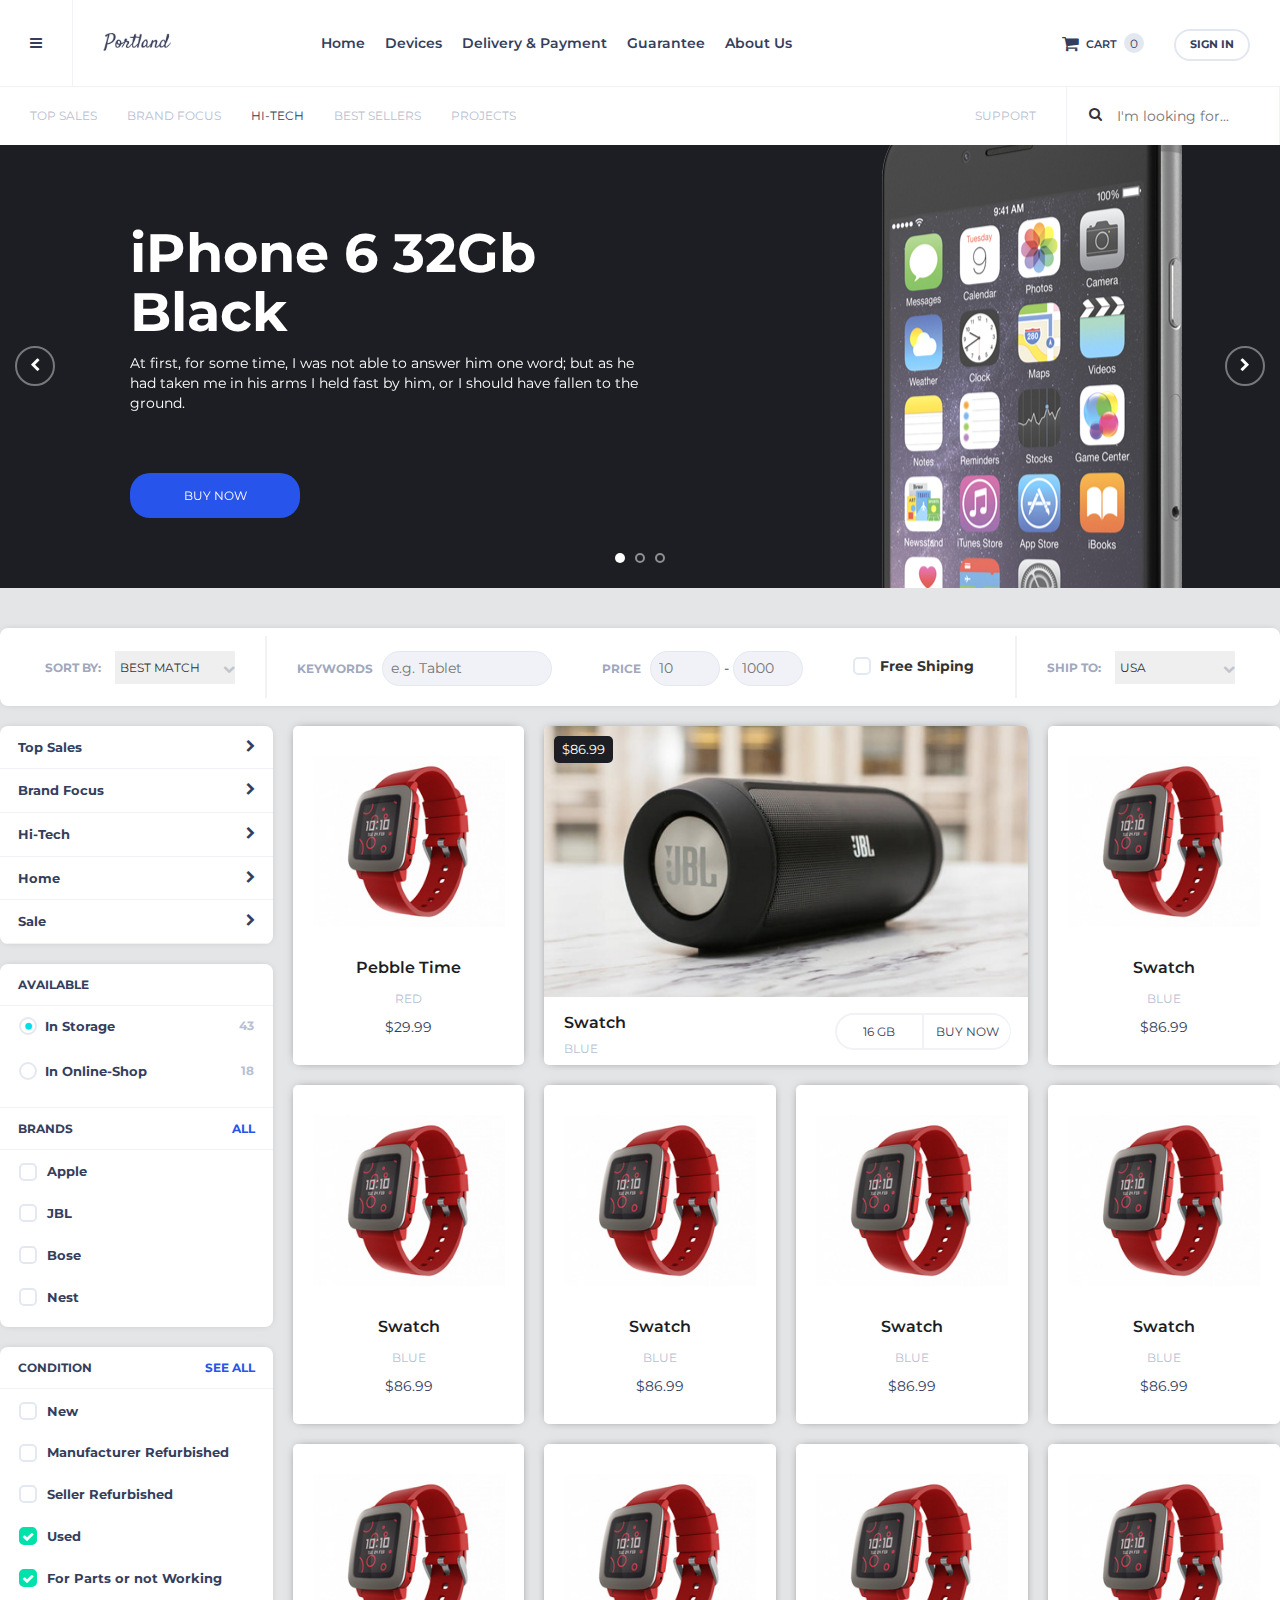
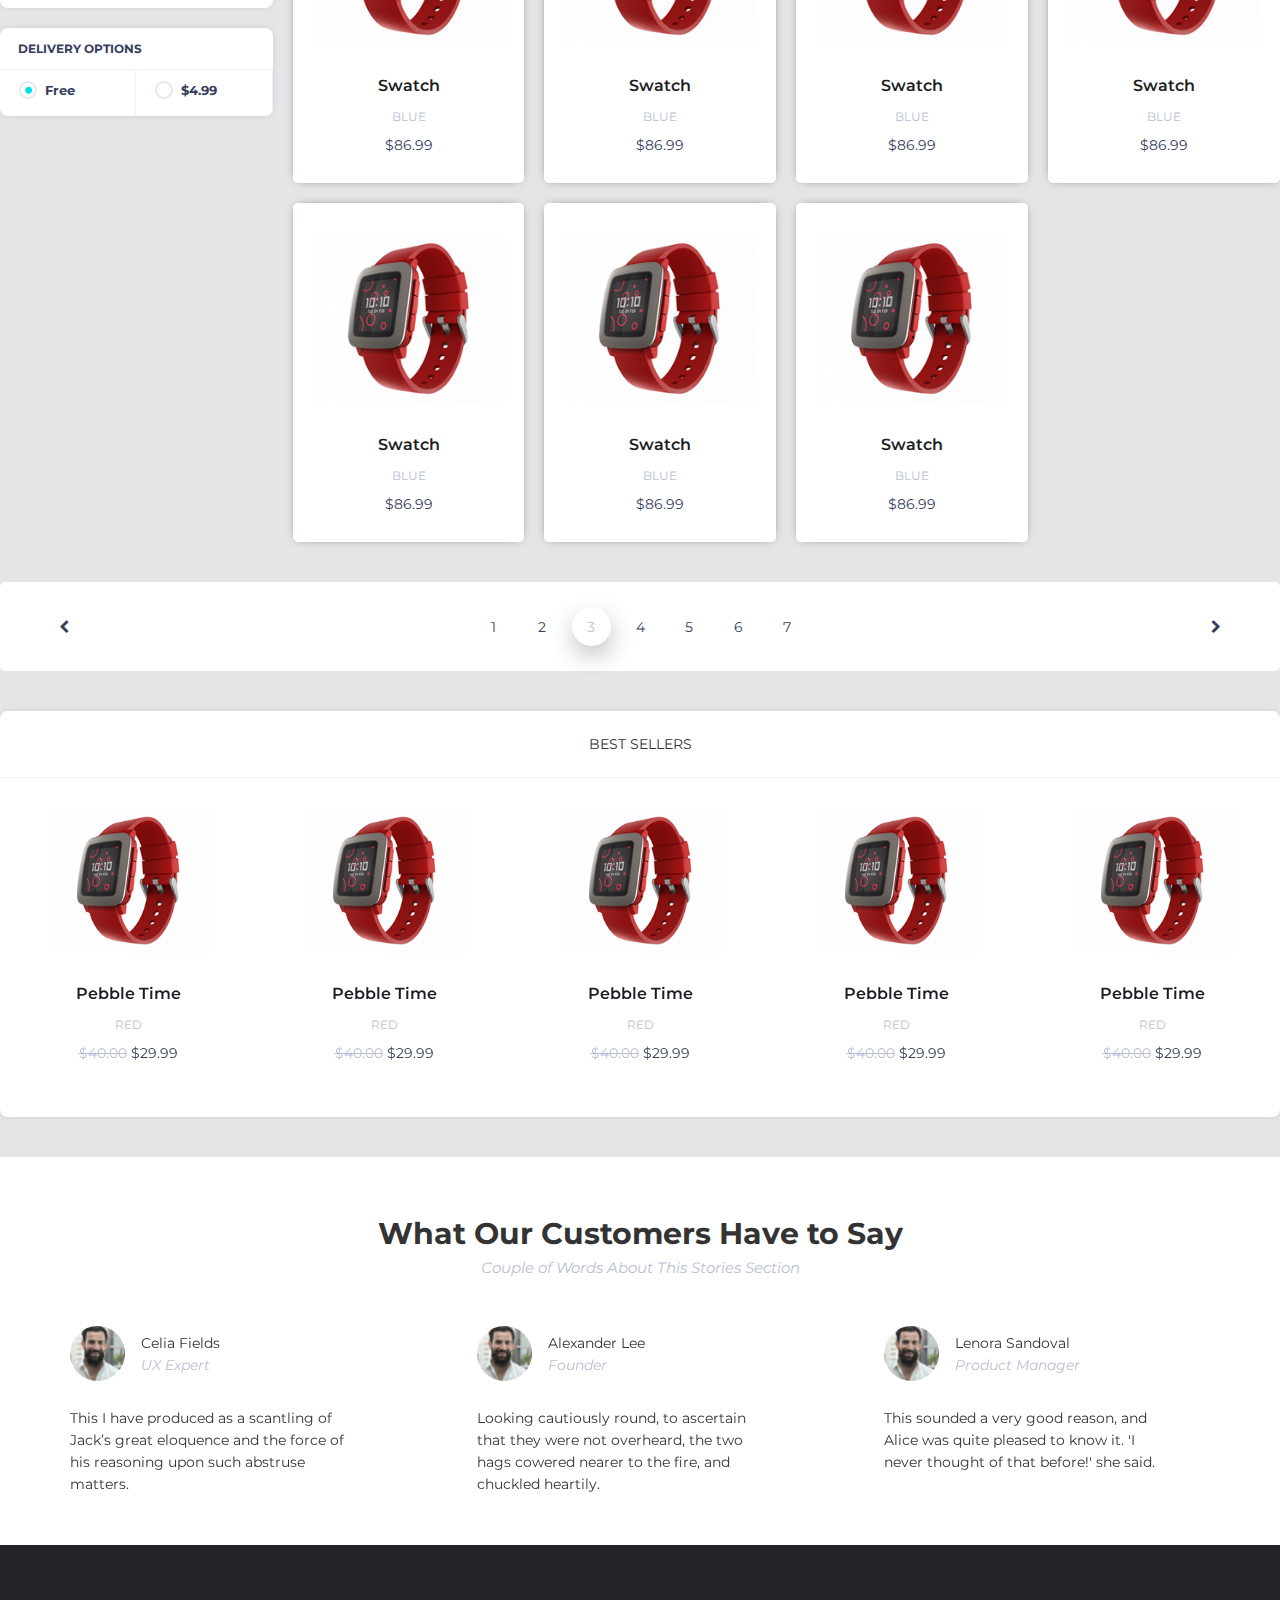
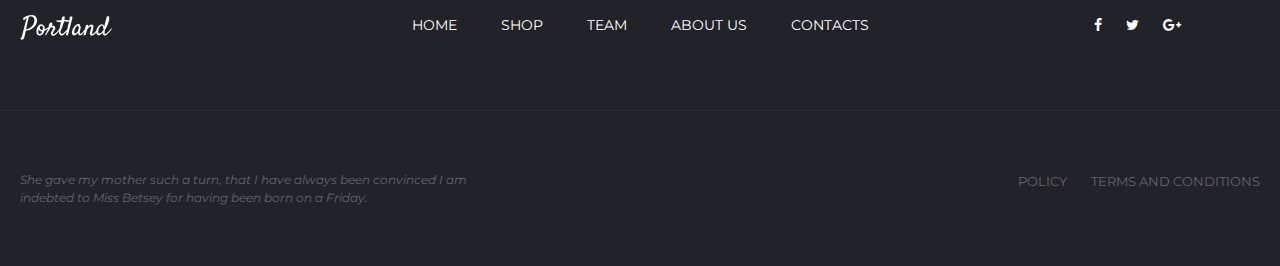
<file: index.html>
<!DOCTYPE html>
<html lang="en">
<head>
    <meta charset="UTF-8">
    <meta name="viewport" content="width=device-width, initial-scale=1, maximum-scale=1, user-scalable=no">
    <link rel="stylesheet" href="bower_components/font-awesome/css/font-awesome.min.css" />
    <link rel="stylesheet" href="bower_components/bootstrap/dist/css/bootstrap.min.css" />
    <script src="bower_components/jquery/dist/jquery.min.js"></script>
    <script src="bower_components/bootstrap/dist/js/bootstrap.min.js"></script>
    <script src="bower_components/nunjucks/browser/nunjucks.min.js"></script>
    <script src="bower_components/slick-carousel/slick/slick.min.js"></script>
    <link rel="stylesheet" href="bower_components/slick-carousel/slick/slick.css" />

    <script type="text/javascript" src="scripts/main.js"></script>
    <script type="text/javascript" src="scripts/cart.js"></script>
    <script type="text/javascript" src="scripts/signin.js"></script>

    <link rel="stylesheet" href="styles/style.css" >
    <link rel="stylesheet" href="styles/header.css" >
    <link rel="stylesheet" href="styles/main-slider.css" >
    <link rel="stylesheet" href="styles/search-results.css" >
    <link rel="stylesheet" href="styles/best-sellers.css" >
    <link rel="stylesheet" href="styles/customers.css" >
    <link rel="stylesheet" href="styles/footer.css" >
    <title></title>
</head>
<body>
    <header>
        <div class="menu-wrapper content-wrapper">
            <div class="content">
                <nav>
                    <div class="sub-header">
                        <div class="drop-list-btn pull-left"
                             onclick="$('.menu-mobile').toggle()">
                            <i class="fa fa-bars" aria-hidden="true"></i>
                        </div>
                        <div class="logo pull-left">
                            <a href="./">&nbsp;</a>
                        </div>
                    </div>
                    <div class="menu pull-left">
                        <ul>
                            <li><a href="./">Home</a></li>
                            <li><a href="#">Devices</a></li>
                            <li><a href="#">Delivery & Payment</a></li>
                            <li><a href="#">Guarantee</a></li>
                            <li><a href="#">About Us</a></li>
                        </ul>
                    </div>
                    <div class="menu-mobile">
                        <ul class="pull-left">
                            <li><a href="#">Home</a></li>
                            <li><a href="#">Devices</a></li>
                            <li><a href="#">Delivery & Payment</a></li>
                            <li><a href="#">Guarantee</a></li>
                            <li><a href="#">About Us</a></li>
                        </ul>
                        <ul class="pull-left">
                            <li><a class="sub-menu-item" href="#">Top Sales</a></li>
                            <li><a class="sub-menu-item" href="#">Brand Focus</a></li>
                            <li><a class="sub-menu-item selected" href="#">HI-Tech</a></li>
                            <li><a class="sub-menu-item" href="#">Best Sellers</a></li>
                            <li><a class="sub-menu-item" href="#">Projects</a></li>
                        </ul>
                        <div class="clearfix"></div>
                    </div>
                    <div class="user-actions pull-right">
                        <a class="cart user-action pull-left"
                           href="./shopping_cart.html">
                            <i class="fa fa-shopping-cart"></i>
                            <span class="text">Cart</span>
                            <span id="cart-count" class="count">0</span>
                        </a>
                        <div class="user-action pull-left">
                            <button class="button"
                                    onclick="showSignInModal()"
                                    type="button">
                                Sign In
                            </button>
                        </div>
                    </div>
                    <div class="clearfix"></div>
                </nav>
            </div>
        </div>
    </header>
    <div class="main-slider content-wrapper">
        <div class="content">
            <div class="sub-menu">
                <ul class="pull-left">
                    <li><a class="sub-menu-item" href="#">Top Sales</a></li>
                    <li><a class="sub-menu-item" href="#">Brand Focus</a></li>
                    <li><a class="sub-menu-item selected" href="#">HI-Tech</a></li>
                    <li><a class="sub-menu-item" href="#">Best Sellers</a></li>
                    <li><a class="sub-menu-item" href="#">Projects</a></li>
                </ul>

                <form class="search-wrapper pull-right">
                    <i class="fa fa-search"></i>
                    <input type="search"
                           required
                           placeholder="I'm looking for..." />
                </form>
                <a class="sub-menu-item hidden-sm pull-right" href="#">Support</a>
                <div class="clearfix"></div>
            </div>
        </div>
    </div>
    <div class="slider-wrapper content-wrapper">
        <div class="content">
            <div class="slider">
                <div class="slide slide1">
                    <div class="shadow"></div>
                    <div class="text pull-left">
                        <h1>
                            iPhone 6 32Gb
                            <br/>
                            Black
                        </h1>
                        <p>At first, for some time, I was not able to answer him one word;
                            but as he had taken me in his arms I held fast by him,
                            or I should have fallen to the ground.</p>
                        <div class="actions">
                            <a href="#" class="cta">Buy Now</a>
                        </div>
                    </div>
                    <div class="clearfix"></div>
                </div>
                <div class="slide slide1">
                    <div class="text pull-left">
                        <h1>
                            iPhone 6 32Gb
                            <br/>
                            Black
                        </h1>
                        <p>At first, for some time, I was not able to answer him one word;
                            but as he had taken me in his arms I held fast by him,
                            or I should have fallen to the ground.</p>
                        <div class="actions">
                            <a href="#" class="cta">Buy Now</a>
                        </div>
                    </div>
                    <div class="clearfix"></div>
                </div>
                <div class="slide slide1">
                    <div class="text pull-left">
                        <h1>
                            iPhone 6 32Gb
                            <br/>
                            Black
                        </h1>
                        <p>At first, for some time, I was not able to answer him one word;
                            but as he had taken me in his arms I held fast by him,
                            or I should have fallen to the ground.</p>
                        <div class="actions">
                            <a href="#" class="cta">Buy Now</a>
                        </div>
                    </div>
                    <div class="clearfix"></div>
                </div>
            </div>
        </div>
    </div>

    <div class="search-results content-wrapper">
        <div class="content">
            <form class="breadcrumb">
                <div>
                    <div class="search-group pull-left">
                        <div class="select field">
                            <label>Sort By:</label>
                            <select>
                                <option>Best Match</option>
                                <option>Best Price</option>
                            </select>
                            <i class="fa fa-chevron-down"></i>
                        </div>
                    </div>
                    <div class="search-group pull-left">
                        <div class="field">
                            <label>Keywords</label>
                            <input type="search" placeholder="e.g. Tablet" />
                        </div>
                        <div class="field">
                            <label>Price</label>
                        <span class="range">
                           <input type="number" placeholder="10" min="0" />
                            <span>-</span>
                           <input type="number" placeholder="1000" min="0" />
                        </span>
                        </div>
                        <div class="field">
                            <label class="checkbox">
                                <span class="icon">
                                    <i class="fa fa-check"></i>
                                </span>
                                <span class="text">Free Shiping</span>
                                <input type="checkbox" />
                            </label>
                        </div>
                    </div>
                    <div class="search-group pull-right">
                        <div class="select field">
                            <label>Ship to:</label>
                            <select>
                                <option>USA</option>
                                <option>Palestine</option>
                                <option>Europe</option>
                                <option>Australia</option>
                            </select>
                            <i class="fa fa-chevron-down"></i>
                        </div>
                    </div>
                </div>

                <div class="clearfix"></div>
            </form>

            <div class="sideBar pull-left">
                <div class="filters">
                    <div class="accordion">
                        <div class="title">
                            <span>Top Sales</span>
                            <i class="fa fa-chevron-right"></i>
                        </div>
                        <div class="accordion-body">
                            <ul>
                                <li><a href="#">Cell Phones</a></li>
                                <li><a href="#">Cameras</a></li>
                                <li><a href="#">Computers</a></li>
                                <li><a href="#">TV. Audio</a></li>
                                <li><a href="#">Video Games</a></li>
                            </ul>
                        </div>
                    </div>

                    <div class="accordion">
                        <div class="title">
                            <span>Brand Focus</span>
                            <i class="fa fa-chevron-right"></i>
                        </div>
                        <div class="accordion-body">
                            <ul>
                                <li><a href="#">Cell Phones</a></li>
                                <li><a href="#">Cameras</a></li>
                                <li><a href="#">Computers</a></li>
                                <li><a href="#">TV. Audio</a></li>
                                <li><a href="#">Video Games</a></li>
                            </ul>
                        </div>
                    </div>

                    <div class="accordion">
                        <div class="title">
                            <span>Hi-Tech</span>
                            <i class="fa fa-chevron-right"></i>
                        </div>
                        <div class="accordion-body">
                            <ul>
                                <li><a href="#">Cell Phones</a></li>
                                <li><a href="#">Cameras</a></li>
                                <li><a href="#">Computers</a></li>
                                <li><a href="#">TV. Audio</a></li>
                                <li><a href="#">Video Games</a></li>
                            </ul>
                        </div>
                    </div>

                    <div class="accordion">
                        <div class="title">
                            <span>Home</span>
                            <i class="fa fa-chevron-right"></i>
                        </div>
                        <div class="accordion-body">
                            <ul>
                                <li><a href="#">Cell Phones</a></li>
                                <li><a href="#">Cameras</a></li>
                                <li><a href="#">Computers</a></li>
                                <li><a href="#">TV. Audio</a></li>
                                <li><a href="#">Video Games</a></li>
                            </ul>
                        </div>
                    </div>

                    <div class="accordion">
                        <div class="title">
                            <span>Sale</span>
                            <i class="fa fa-chevron-right"></i>
                        </div>
                        <div class="accordion-body">
                            <ul>
                                <li><a href="#">Cell Phones</a></li>
                                <li><a href="#">Cameras</a></li>
                                <li><a href="#">Computers</a></li>
                                <li><a href="#">TV. Audio</a></li>
                                <li><a href="#">Video Games</a></li>
                            </ul>
                        </div>
                    </div>
                </div>

                <div class="filters">
                    <div class="filter">
                        <div class="filter-title">Available</div>
                        <div class="filter-content">
                            <div class="radio_input">
                                <label>
                                    <span class="icon">
                                        <i class="fa fa-circle"></i>
                                    </span>
                                    <input type="radio"
                                           name="availability"
                                           checked="checked"
                                           value="in_storage">
                                    In Storage
                                    <span class="count">43</span>
                                    <div class="clearfix"></div>
                                </label>
                            </div>
                            <div class="radio_input">
                                <label>
                                    <span class="icon">
                                        <i class="fa fa-circle"></i>
                                    </span>
                                    <input type="radio"
                                           name="availability"
                                           value="online_shop">
                                    In Online-Shop
                                    <span class="count">18</span>
                                    <div class="clearfix"></div>
                                </label>
                            </div>
                        </div>
                    </div>
                    <div class="filter">
                        <div class="filter-title">
                            <span>Brands</span>
                            <a href="javascript:"
                               onclick="selectAllCheckbox(event)">All</a>
                        </div>
                        <div class="filter-content">
                            <div class="checkbox_input">
                                <label class="checkbox">
                                <span class="icon">
                                    <i class="fa fa-check"></i>
                                </span>
                                    <span class="text">Apple</span>
                                    <input type="checkbox" />
                                </label>
                            </div>
                            <div class="checkbox_input">
                                <label class="checkbox">
                                <span class="icon">
                                    <i class="fa fa-check"></i>
                                </span>
                                    <span class="text">JBL</span>
                                    <input type="checkbox" />
                                </label>
                            </div>
                            <div class="checkbox_input">
                                <label class="checkbox">
                                <span class="icon">
                                    <i class="fa fa-check"></i>
                                </span>
                                    <span class="text">Bose</span>
                                    <input type="checkbox" />
                                </label>
                            </div>
                            <div class="checkbox_input">
                                <label class="checkbox">
                                <span class="icon">
                                    <i class="fa fa-check"></i>
                                </span>
                                    <span class="text">Nest</span>
                                    <input type="checkbox" />
                                </label>
                            </div>
                        </div>
                    </div>
                </div>
                <div class="filters">
                    <div class="filter">
                        <div class="filter-title">
                            <span>Condition</span>
                            <a href="javascript:"
                               onclick="selectAllCheckbox(event)">See All</a>
                        </div>
                        <div class="filter-content">
                            <div class="checkbox_input">
                                <label class="checkbox">
                                <span class="icon">
                                    <i class="fa fa-check"></i>
                                </span>
                                    <span class="text">New</span>
                                    <input type="checkbox" />
                                </label>
                            </div>
                            <div class="checkbox_input">
                                <label class="checkbox">
                                <span class="icon">
                                    <i class="fa fa-check"></i>
                                </span>
                                    <span class="text">Manufacturer Refurbished</span>
                                    <input type="checkbox" />
                                </label>
                            </div>
                            <div class="checkbox_input">
                                <label class="checkbox">
                                <span class="icon">
                                    <i class="fa fa-check"></i>
                                </span>
                                    <span class="text">Seller Refurbished</span>
                                    <input type="checkbox" />
                                </label>
                            </div>
                            <div class="checkbox_input">
                                <label class="checkbox">
                                <span class="icon">
                                    <i class="fa fa-check"></i>
                                </span>
                                    <span class="text">Used</span>
                                    <input type="checkbox" checked="checked" />
                                </label>
                            </div>
                            <div class="checkbox_input">
                                <label class="checkbox">
                                <span class="icon">
                                    <i class="fa fa-check"></i>
                                </span>
                                    <span class="text">For Parts or not Working</span>
                                    <input type="checkbox" checked="checked" />
                                </label>
                            </div>
                        </div>
                    </div>
                </div>
                <div class="filters">
                    <div class="filter">
                        <div class="filter-title">Delivery Options</div>
                        <div class="filter-content no-padding">
                            <div class="radio_input width_50">
                                <label>
                                    <span class="icon">
                                        <i class="fa fa-circle"></i>
                                    </span>
                                    <input type="radio"
                                           name="delivery"
                                           checked="checked"
                                           value="free">
                                    Free
                                </label>
                            </div>
                            <div class="radio_input width_50">
                                <label>
                                    <span class="icon">
                                        <i class="fa fa-circle"></i>
                                    </span>
                                    <input type="radio"
                                           name="delivery"
                                           value="paid">
                                    $4.99
                                </label>
                            </div>
                            <div class="clearfix"></div>
                        </div>
                    </div>
                </div>
            </div>

            <div id="products_search_list"
                 class="search-items pull-left">

            </div>

            <div class="clearfix">
            </div>

            <div class="search-pagination">
                <a href="#" class="navigation arrow-left">
                    <i class="fa fa-chevron-left"></i>
                </a>
                <div class="pages">
                    <a href="#">1</a>
                    <a href="#">2</a>
                    <a href="#" class="selected">3</a>
                    <a href="#">4</a>
                    <a href="#">5</a>
                    <a href="#">6</a>
                    <a href="#">7</a>
                </div>
                <a href="#" class="navigation arrow-right">
                    <i class="fa fa-chevron-right"></i>
                </a>
                <div class="clearfix"></div>
            </div>
        </div>
    </div>

    <div class="best-seller content-wrapper">
        <div class="content">
            <div class="best-seller-section shadow-box">
                <div class="title">Best Sellers</div>
                <div class="items search-items">
                    <div>
                        <a href="product.html" class="product">
                            <div class="product_content">
                                <div class="image"
                                     style="background-image:url('images/product.jpg');"></div>
                                <div class="details">
                                    <div class="line name">Pebble Time</div>
                                    <div class="line color">Red</div>
                                    <div class="line price">
                                        <span class="stroke">$40.00</span>
                                        $29.99
                                    </div>
                                </div>
                                <div class="actions">
                                    <span class="specs">16 GB</span>
                                    <span>Buy Now</span>
                                </div>
                                <div class="clearfix"></div>
                            </div>
                        </a>
                    </div>
                    <div>
                        <a href="product.html" class="product">
                            <div class="product_content">
                                <div class="image"
                                     style="background-image:url('images/product.jpg');"></div>
                                <div class="details">
                                    <div class="line name">Pebble Time</div>
                                    <div class="line color">Red</div>
                                    <div class="line price">
                                        <span class="stroke">$40.00</span>
                                        $29.99
                                    </div>
                                </div>
                                <div class="actions">
                                    <span class="specs">16 GB</span>
                                    <span>Buy Now</span>
                                </div>
                                <div class="clearfix"></div>
                            </div>
                        </a>
                    </div>
                    <div>
                        <a href="product.html" class="product">
                            <div class="product_content">
                                <div class="image"
                                     style="background-image:url('images/product.jpg');"></div>
                                <div class="details">
                                    <div class="line name">Pebble Time</div>
                                    <div class="line color">Red</div>
                                    <div class="line price">
                                        <span class="stroke">$40.00</span>
                                        $29.99
                                    </div>
                                </div>
                                <div class="actions">
                                    <span class="specs">16 GB</span>
                                    <span>Buy Now</span>
                                </div>
                                <div class="clearfix"></div>
                            </div>
                        </a>
                    </div>
                    <div>
                        <a href="product.html" class="product">
                            <div class="product_content">
                                <div class="image"
                                     style="background-image:url('images/product.jpg');"></div>
                                <div class="details">
                                    <div class="line name">Pebble Time</div>
                                    <div class="line color">Red</div>
                                    <div class="line price">
                                        <span class="stroke">$40.00</span>
                                        $29.99
                                    </div>
                                </div>
                                <div class="actions">
                                    <span class="specs">16 GB</span>
                                    <span>Buy Now</span>
                                </div>
                                <div class="clearfix"></div>
                            </div>
                        </a>
                    </div>
                    <div>
                        <a href="product.html" class="product">
                            <div class="product_content">
                                <div class="image"
                                     style="background-image:url('images/product.jpg');"></div>
                                <div class="details">
                                    <div class="line name">Pebble Time</div>
                                    <div class="line color">Red</div>
                                    <div class="line price">
                                        <span class="stroke">$40.00</span>
                                        $29.99
                                    </div>
                                </div>
                                <div class="actions">
                                    <span class="specs">16 GB</span>
                                    <span>Buy Now</span>
                                </div>
                                <div class="clearfix"></div>
                            </div>
                        </a>
                    </div>
                </div>
                <div class="clearfix"></div>
            </div>
        </div>
    </div>

    <div class="customers content-wrapper">
        <div class="content">
            <div class="testimonial">
                <div class="title">
                    <h3>What Our Customers Have to Say</h3>
                    <h4>Couple of Words About This Stories Section</h4>
                </div>
                <div class="customers-list">
                    <ul>
                        <li>
                            <div class="customer">
                                <div class="info">
                                    <div class="icon"
                                         style="background-image: url('images/customer.png')"
                                            ></div>
                                    <div class="details">
                                        <div class="name">Celia Fields</div>
                                        <div class="position">UX Expert</div>
                                    </div>
                                </div>
                                <p class="text">
                                    This I have produced as a scantling of Jack’s great eloquence and the force of his reasoning upon such abstruse matters.
                                </p>
                            </div>
                        </li>
                        <li>
                            <div class="customer">
                                <div class="info">
                                    <div class="icon"
                                         style="background-image: url('images/customer.png')"
                                            ></div>
                                    <div class="details">
                                        <div class="name">Alexander Lee</div>
                                        <div class="position">Founder</div>
                                    </div>
                                </div>
                                <p class="text">
                                    Looking cautiously round, to ascertain that they were not overheard, the two hags cowered nearer to the fire, and chuckled heartily.
                                </p>
                            </div>
                        </li>
                        <li>
                            <div class="customer">
                                <div class="info">
                                    <div class="icon"
                                         style="background-image: url('images/customer.png')"
                                            ></div>
                                    <div class="details">
                                        <div class="name">Lenora Sandoval</div>
                                        <div class="position">Product Manager</div>
                                    </div>
                                </div>
                                <p class="text">
                                    This sounded a very good reason, and Alice was quite pleased to know it. 'I never thought of that before!' she said.
                                </p>
                            </div>
                        </li>
                    </ul>
                    <div class="clearfix"></div>
                </div>
            </div>
        </div>
    </div>

    <footer class="content-wrapper">
        <div class="content">
            <div class="buttons">
                <div class="logo"></div>
                <ul>
                    <li><a href="./">Home</a></li>
                    <li><a href="#">Shop</a></li>
                    <li><a href="#">Team</a></li>
                    <li><a href="#">About Us</a></li>
                    <li><a href="./contact.html">Contacts</a></li>
                </ul>
                <div class="social_links">
                    <a href="#"><i class="fa fa-facebook"></i></a>
                    <a href="#"><i class="fa fa-twitter"></i></a>
                    <a href="#"><i class="fa fa-google-plus"></i></a>
                </div>
                <div class="clearfix"></div>
            </div>
            <div class="policy">
                <div class="footer_line">
                    She gave my mother such a turn, that I have always been convinced I am indebted to Miss Betsey for having been born on a Friday.
                </div>
                <div class="policy_links">
                    <a href="#">Policy</a>
                    <a href="#">Terms and Conditions</a>
                </div>
                <div class="clearfix"></div>
            </div>
        </div>
    </footer>

    <div class="modal fade"
         id="signin-modal">
        <div class="modal-dialog modal-sm">
            <div class="modal-content">
                <div class="modal-header">
                    Sign In
                </div>
                <div class="modal-body">
                    <form>
                        <div class="row">
                            <div class="col-xs-12">
                                <label>Username or Email</label>
                                <input type="email"
                                        class="form-control"/>
                            </div>
                            <div class="col-xs-12">
                                <label>Password</label>
                                <input type="password"
                                       class="form-control" />
                            </div>
                        </div>
                    </form>
                </div>
                <div class="modal-footer">
                    <button class="btn btn-success btn-sm">
                        Login
                    </button>
                </div>
            </div>
        </div>
    </div>

    <link href="https://fonts.googleapis.com/css?family=Montserrat:400,700" rel="stylesheet">
</body>
</html>
</file>
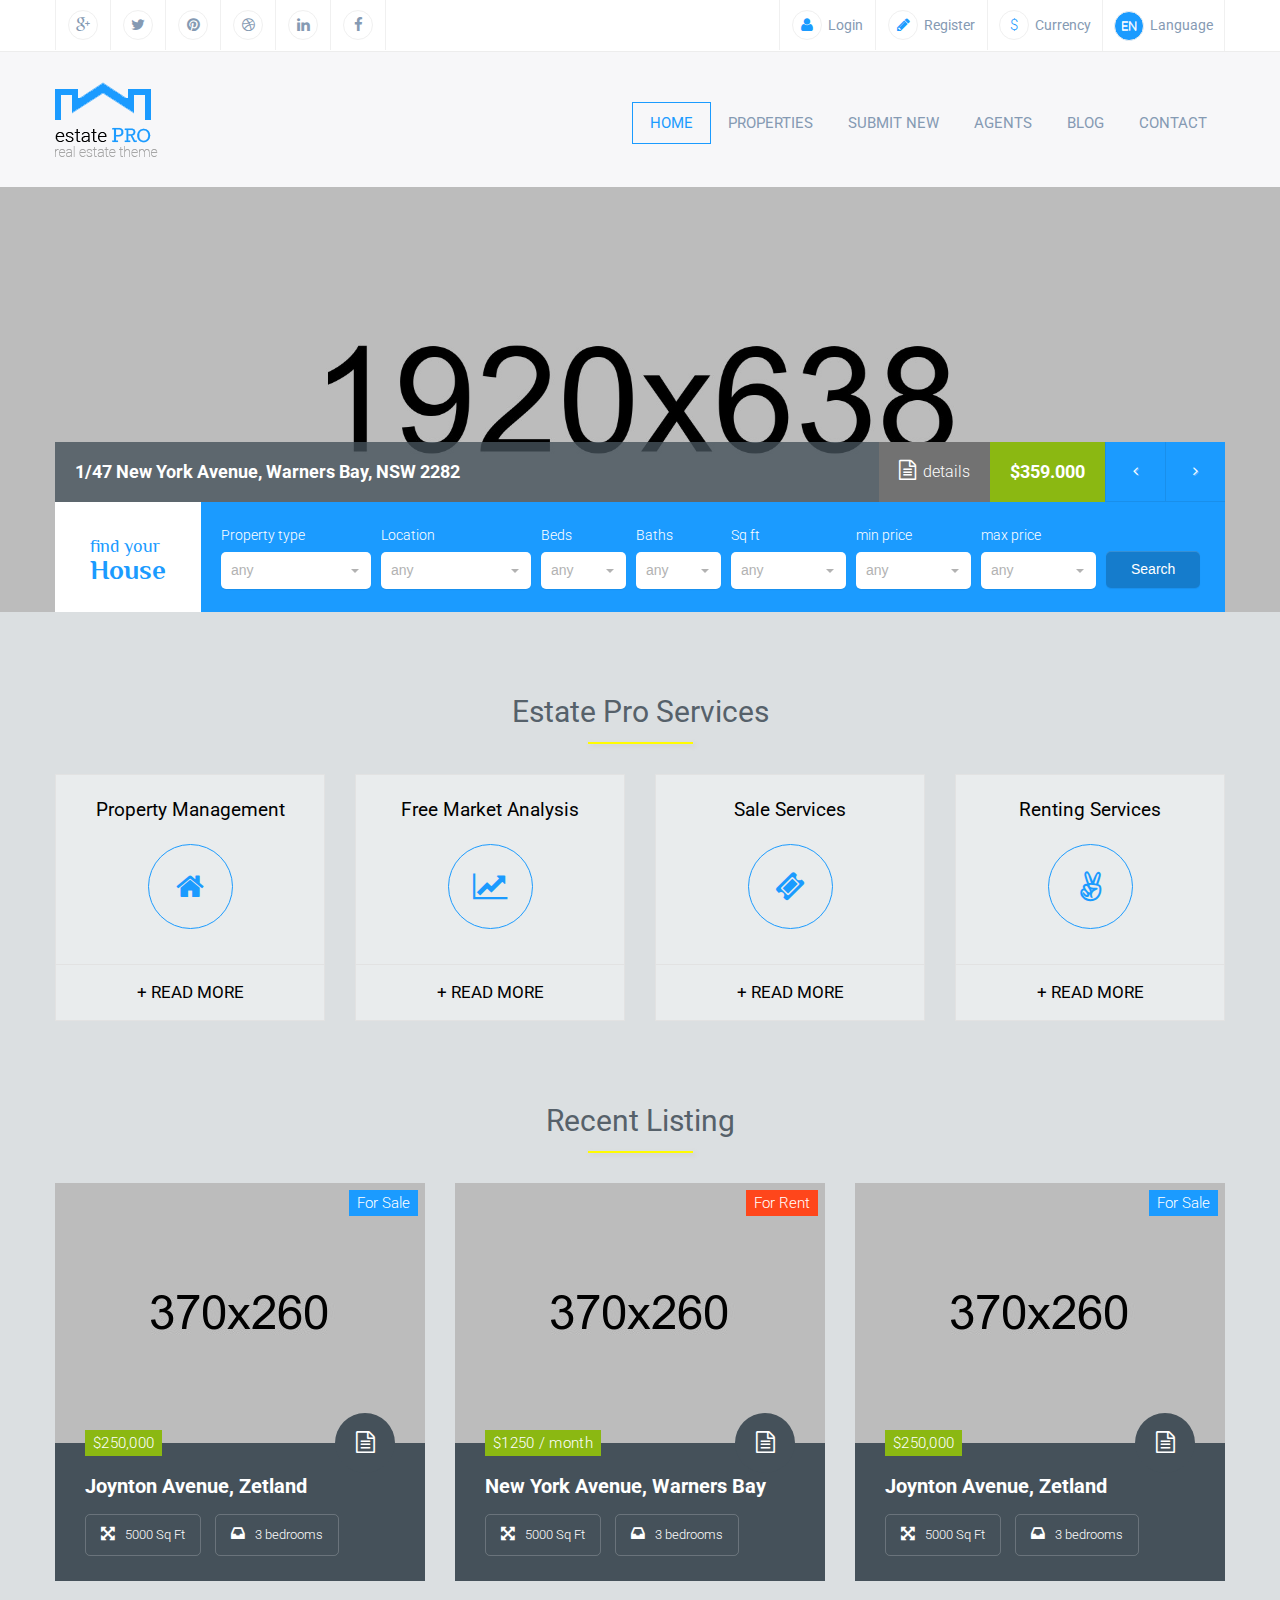
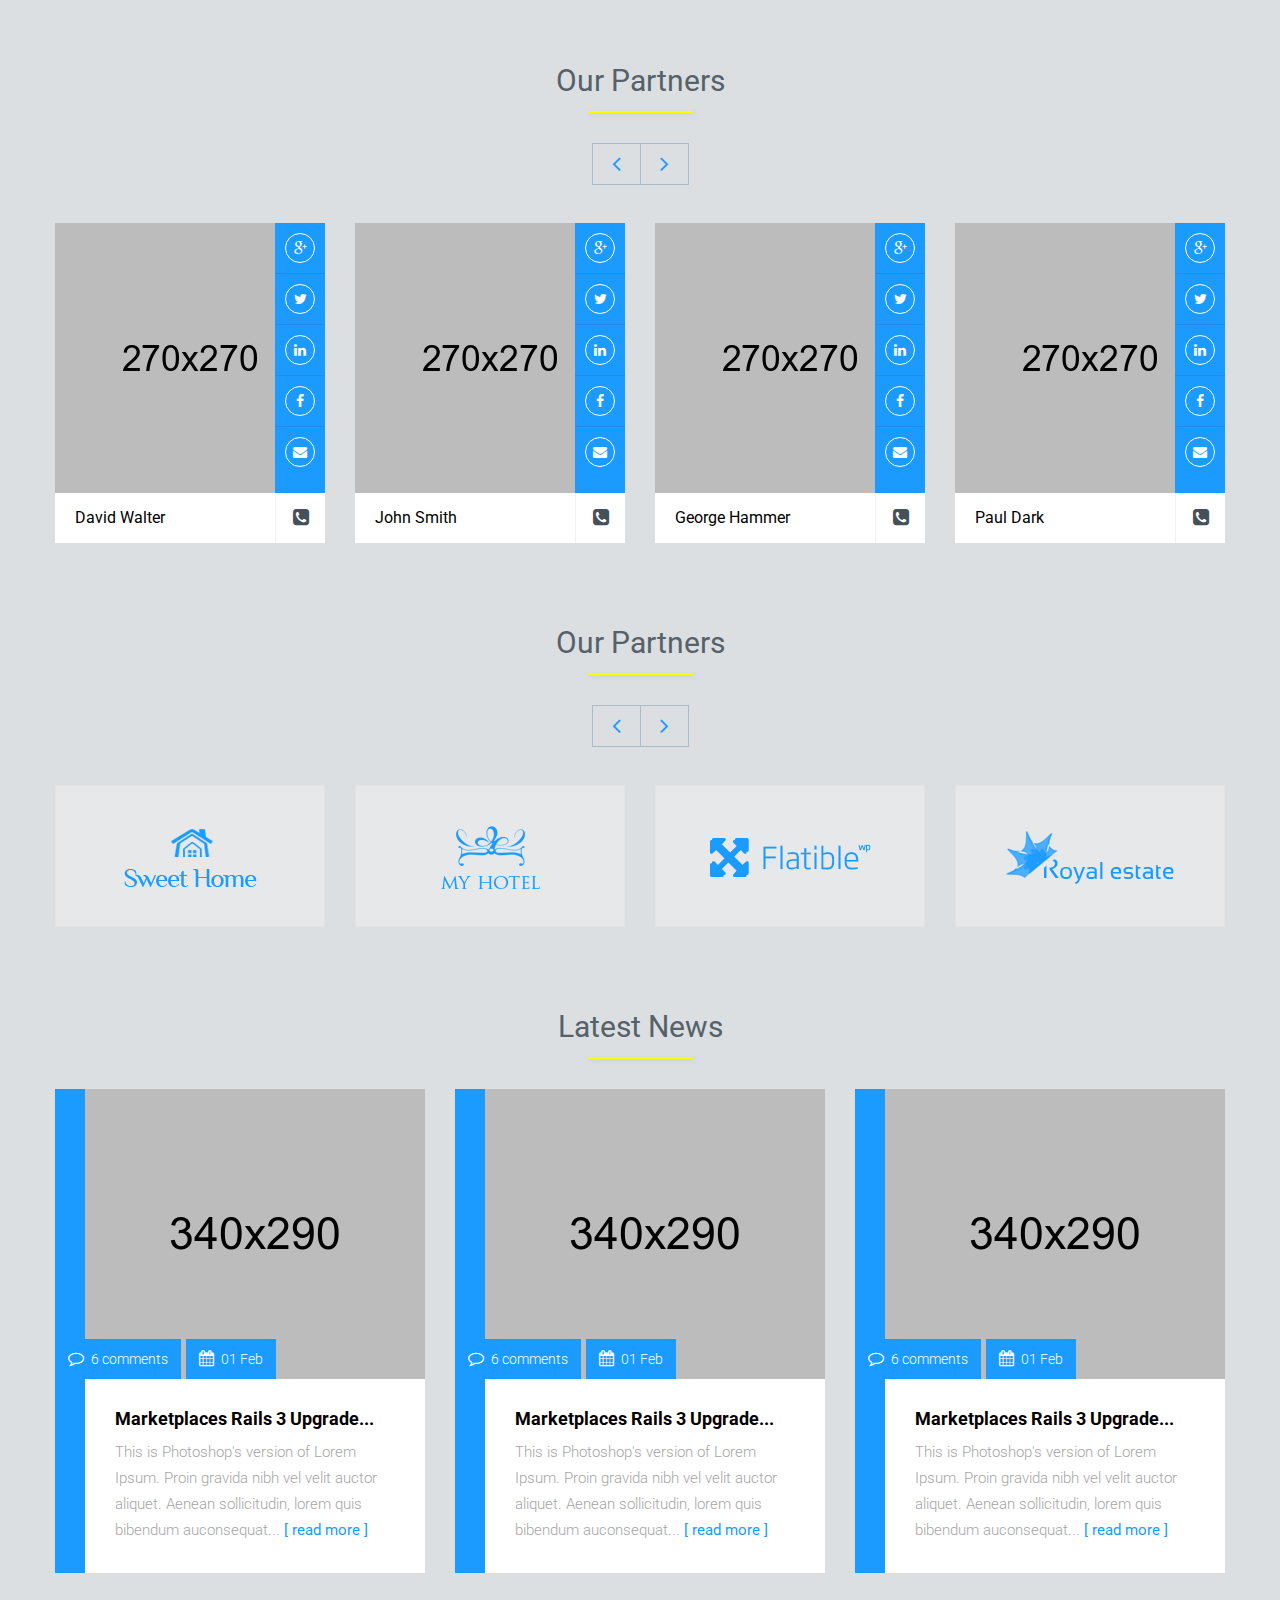
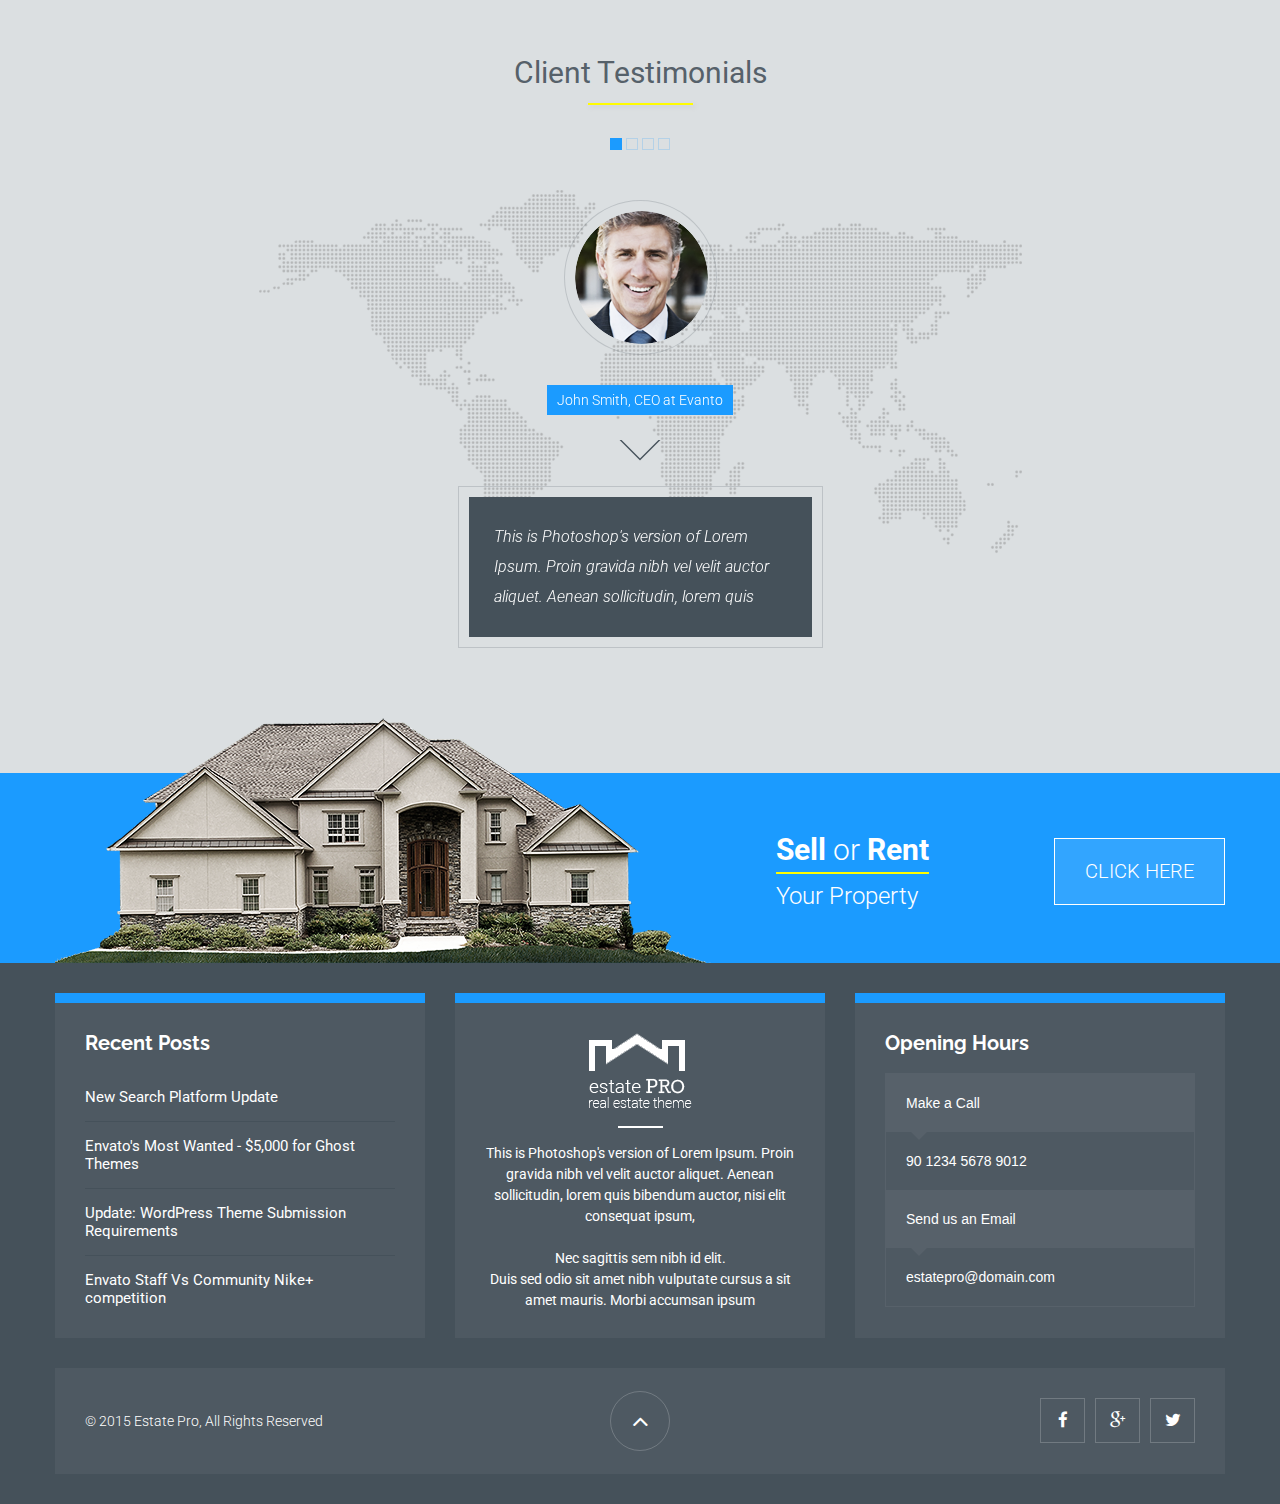
<file: 2/estate/index.html>
<!DOCTYPE html>
<html lang="en">
<head>
    <meta charset="UTF-8">
    <meta http-equiv="X-UA-Compatible" content="IE=edge">
    <meta name="viewport" content="width=device-width, initial-scale=1">
    <title>Estate Pro</title>
    
    <!--Favicons-->
    <link rel="apple-touch-icon" sizes="57x57" href="favicon/apple-icon-57x57.png">
    <link rel="apple-touch-icon" sizes="60x60" href="favicon/apple-icon-60x60.png">
    <link rel="apple-touch-icon" sizes="72x72" href="favicon/apple-icon-72x72.png">
    <link rel="apple-touch-icon" sizes="76x76" href="favicon/apple-icon-76x76.png">
    <link rel="apple-touch-icon" sizes="114x114" href="favicon/apple-icon-114x114.png">
    <link rel="apple-touch-icon" sizes="120x120" href="favicon/apple-icon-120x120.png">
    <link rel="apple-touch-icon" sizes="144x144" href="favicon/apple-icon-144x144.png">
    <link rel="apple-touch-icon" sizes="152x152" href="favicon/apple-icon-152x152.png">
    <link rel="apple-touch-icon" sizes="180x180" href="favicon/apple-icon-180x180.png">
    <link rel="icon" type="image/png" sizes="192x192"  href="favicon/android-icon-192x192.png">
    <link rel="icon" type="image/png" sizes="32x32" href="favicon/favicon-32x32.png">
    <link rel="icon" type="image/png" sizes="96x96" href="favicon/favicon-96x96.png">
    <link rel="icon" type="image/png" sizes="16x16" href="favicon/favicon-16x16.png">
    <link rel="manifest" href="favicon/manifest.json">
    <meta name="msapplication-TileColor" content="#ffffff">
    <meta name="msapplication-TileImage" content="favicon/ms-icon-144x144.png">
    <meta name="theme-color" content="#ffffff">
    
    <!--Bootstrap and Other Vendors-->
    <link rel="stylesheet" href="css/bootstrap.min.css">
    <link rel="stylesheet" href="css/bootstrap-theme.min.css">
    <link rel="stylesheet" href="css/font-awesome.min.css">
    <link rel="stylesheet" href="vendors/owl.carousel/css/owl.carousel.min.css">    
    <link rel="stylesheet" href="vendors/owl.carousel/css/owl.theme.default.min.css">
    <link rel="stylesheet" type="text/css" href="vendors/flexslider/flexslider.css" media="screen" />
    <link rel="stylesheet" type="text/css" href="vendors/bootstrap-select/css/bootstrap-select.min.css" media="screen" />
    
    <!--Fonts-->
    <link href='http://fonts.googleapis.com/css?family=Philosopher:400,700,400italic,700italic' rel='stylesheet' type='text/css'>
    <link href='http://fonts.googleapis.com/css?family=Rokkitt:400,700' rel='stylesheet' type='text/css'>
    <link href='http://fonts.googleapis.com/css?family=Roboto:400,100,100italic,300,300italic,400italic,500,500italic,700,700italic,900,900italic' rel='stylesheet' type='text/css'>
    <link href='http://fonts.googleapis.com/css?family=Raleway+Dots' rel='stylesheet' type='text/css'>
    <link href='http://fonts.googleapis.com/css?family=Raleway:400,100,200,300,500,600,700,800,900' rel='stylesheet' type='text/css'>
    
    <!--Mechanic Styles-->
    <link rel="stylesheet" href="css/style.css">
    <link rel="stylesheet" href="css/responsive.css">
    
    <!--[if lt IE 9]>
      <script src="js/html5shiv.min.js"></script>
      <script src="js/respond.min.js"></script>
    <![endif]-->
</head>
<body class="default">
    
    <header class="row">
        <div class="row m0 topHeader">
            <div class="container">
                <div class="row">
                    <div class="col-sm-6 social_menu">
                        <ul class="list-inline">
                            <li><a href="#"><i class="fa fa-google-plus"></i></a></li>
                            <li><a href="#"><i class="fa fa-twitter"></i></a></li>
                            <li><a href="#"><i class="fa fa-pinterest"></i></a></li>
                            <li><a href="#"><i class="fa fa-dribbble"></i></a></li>
                            <li><a href="#"><i class="fa fa-linkedin"></i></a></li>
                            <li><a href="#"><i class="fa fa-facebook"></i></a></li>
                        </ul>
                    </div>
                    <div class="col-sm-6 top_menu">
                        <ul class="list-inline">
                            <li><a href="#"><i class="fa fa-user"></i> login</a></li>
                            <li><a href="#"><i class="fa fa-pencil"></i> register</a></li>
                            <li>
                                <div class="input-group-btn currencyFilters filterGroup">
                                    <button type="button" class="btn btn-default dropdown-toggle" data-toggle="dropdown" aria-expanded="true">
                                        <span id="filterValue">&#36;</span> Currency
                                    </button>
                                    <ul class="dropdown-menu dropdown-menu-right" role="menu">
                                        <li><a href="#"><span class="value">&#36;</span> usd</a></li>
                                        <li><a href="#"><span class="value">&#163;</span> pound</a></li>
                                        <li><a href="#"><span class="value">&#165;</span> yen</a></li>
                                        <li><a href="#"><span class="value">&#8364;</span> euro</a></li>
                                    </ul>
                                </div>
                            </li>
                            <li>
                                <div class="input-group-btn languageFilters filterGroup">
                                    <button type="button" class="btn btn-default dropdown-toggle" data-toggle="dropdown" aria-expanded="true">
                                        <span id="filterValue2">en</span> language
                                    </button>
                                    <ul class="dropdown-menu dropdown-menu-right" role="menu">
                                        <li><a href="#"><span class="value">en</span> english</a></li>
                                        <li><a href="#"><span class="value">bn</span> bengali</a></li>
                                        <li><a href="#"><span class="value">de</span> German</a></li>
                                        <li><a href="#"><span class="value">nl</span> Dutch</a></li>
                                    </ul>
                                </div>
                            </li>
                        </ul>
                    </div>
                </div>
            </div>
        </div>
        <nav class="navbar navbar-default navbar-static-top">
            <div class="container-fluid container">
                <!-- Brand and toggle get grouped for better mobile display -->
                <div class="navbar-header">
                    <button type="button" class="navbar-toggle collapsed" data-toggle="collapse" data-target="#mainNavigation">
                        <i class="fa fa-bars"></i> Menu
                    </button>
                    <a class="navbar-brand" href="index.html"><img src="images/logos/logo.png" alt=""></a>
                </div>

                <!-- Collect the nav links, forms, and other content for toggling -->
                <div class="collapse navbar-collapse" id="mainNavigation">              
                    <ul class="nav navbar-nav navbar-right">
                        <li class="dropdown active">
                            <a href="#" class="dropdown-toggle" data-toggle="dropdown" role="button" aria-expanded="false">Home</a>
                            <ul class="dropdown-menu" role="menu">
                                <li><a href="index.html">Home</a></li>
                                <li><a href="index-map.html">Home - Map</a></li>
                            </ul>
                        </li>
                        <li class="dropdown">
                            <a href="#" class="dropdown-toggle" data-toggle="dropdown" role="button" aria-expanded="false">Properties</a>
                            <ul class="dropdown-menu" role="menu">
                                <li><a href="listing-grid.html">Listing Grid</a></li>
                                <li><a href="listing-list.html">Listing List</a></li>
                                <li><a href="listing-details.html">Listing Details</a></li>
                            </ul>
                        </li>
                        <li class="dropdown">
                            <a href="#" class="dropdown-toggle" data-toggle="dropdown" role="button" aria-expanded="false">Submit New</a>
                            <ul class="dropdown-menu" role="menu">
                                <li><a href="submit-property.html">Property Info</a></li>
                                <li><a href="submit-property.html">Add Photo Gallery</a></li>
                                <li><a href="submit-property.html">Amenities</a></li>
                                <li><a href="submit-property.html">Google Map Locaion</a></li>
                                <li><a href="submit-property.html">Additional Details</a></li>
                                <li>
                                    <a href="#">Users</a>
                                    <ul>
                                        <li><a href="submit-property.html">Existing User</a></li>
                                        <li><a href="submit-property.html">Owner Info</a></li>
                                    </ul>
                                </li>
                            </ul>
                        </li>
                        <li class="dropdown">
                            <a href="#" class="dropdown-toggle" data-toggle="dropdown" role="button" aria-expanded="false">Agents</a>
                            <ul class="dropdown-menu" role="menu">
                                <li><a href="agents.html">Agents</a></li>
                                <li><a href="agent-details.html">Agents Details</a></li>
                            </ul>
                        </li>
                        <li class="dropdown">
                            <a href="#" class="dropdown-toggle" data-toggle="dropdown" role="button" aria-expanded="false">Blog</a>
                            <ul class="dropdown-menu" role="menu">
                                <li><a href="blog2col.html">Blog 2 Collumn</a></li>
                                <li><a href="blog3col.html">Blog 3 Collumn</a></li>
                                <li><a href="single-post.html">Single Post</a></li>
                            </ul>
                        </li>
                        <li><a href="contact.html">Contact</a></li>
                    </ul>
                </div><!-- /.navbar-collapse -->
            </div><!-- /.container-fluid -->
        </nav>
    </header> <!--Header End-->
    
    <section id="slider" class="row">
        <div class="flexslider mainSlider" id="mainSlider">
            <ul class="slides">
                <li>
                    <img src="images/slides/1.jpg" alt="">
                    <div class="row m0 captions">
                        <div class="container">
                            <div class="row m0">
                                1/47 New York Avenue, Warners Bay, NSW 2282
                                <span>$359.000</span>
                                <a href="listing-details.html"><i class="fa fa-file-text-o"></i>details</a>
                            </div>
                        </div>
                    </div>
                </li>
                <li>
                    <img src="images/slides/1.jpg" alt="">
                    <div class="row m0 captions">
                        <div class="container">
                            <div class="row m0">
                                1/37 New York Avenue, Warners Bay, NSW 2282
                                <span>$359.000</span>
                                <a href="listing-details.html"><i class="fa fa-file-text-o"></i>details</a>
                            </div>
                        </div>
                    </div>
                </li>
                <li>
                    <img src="images/slides/1.jpg" alt="">
                    <div class="row m0 captions">
                        <div class="container">
                            <div class="row m0">
                                1/57 New York Avenue, Warners Bay, NSW 2282
                                <span>$359.000</span>
                                <a href="listing-details.html"><i class="fa fa-file-text-o"></i>details</a>
                            </div>
                        </div>
                    </div>
                </li>
            </ul>
        </div>        
    </section> <!--Slider End-->
    
    <section id="search" class="row homepage_search">
        <div class="container">
            <form action="#" class="searchForm media" role="search" method="get">
                <div class="formTitle media-left media-middle"><span>find your</span><br>House</div>
                <div class="media-body form_elements">
                    <div class="fleft form_element">
                        <label for="propertyType">Property type</label>
                        <select name="" id="propertyType" class="selectpicker propertyType">
                            <option value="any" selected>any</option>
                            <option value="home">Home</option>
                            <option value="resort">Resort</option>
                            <option value="land">Land</option>
                            <option value="restrurent">Restrurent</option>
                        </select>
                    </div>
                    <div class="fleft form_element">
                        <label for="propertyLocation">Location</label>
                        <select name="" id="propertyLocation" class="selectpicker propertyLocation">
                            <option value="any" selected>any</option>
                            <option value="new york">New York</option>
                            <option value="dhaka">Dhaka</option>
                            <option value="kosovo">Kosovo</option>
                        </select>
                    </div>
                    <div class="fleft form_element">
                        <label for="beds">Beds</label>
                        <select name="" id="beds" class="selectpicker beds">
                            <option value="any" selected>any</option>
                            <option value="1">1</option>
                            <option value="2">2</option>
                            <option value="3">3</option>
                            <option value="4">4</option>
                            <option value="5">5</option>
                        </select>
                    </div>
                    <div class="fleft form_element">
                        <label for="baths">Baths</label>
                        <select name="" id="baths" class="selectpicker baths">
                            <option value="any" selected>any</option>
                            <option value="1">1</option>
                            <option value="2">2</option>
                            <option value="3">3</option>
                            <option value="4">4</option>
                            <option value="5">5</option>
                        </select>
                    </div>
                    <div class="fleft form_element">
                        <label for="sq-ft">Sq ft</label>
                        <select name="" id="sq-ft" class="selectpicker sq-ft">
                            <option value="any" selected>any</option>
                            <option value="1">1000 sf</option>
                            <option value="2">2000 sf</option>
                            <option value="3">2500 sf</option>
                            <option value="4">3700 sf</option>
                            <option value="5">4200 sf</option>
                        </select>
                    </div>
                    <div class="fleft form_element">
                        <label for="min_price">min price</label>
                        <select name="" id="min_price" class="selectpicker min_price">
                            <option value="any" selected>any</option>
                            <option value="1">$200</option>
                            <option value="2">$1000</option>
                            <option value="3">$1500</option>
                            <option value="4">$2000</option>
                            <option value="5">$3000</option>
                        </select>
                    </div>
                    <div class="fleft form_element">
                        <label for="max_price">max price</label>
                        <select name="" id="max_price" class="selectpicker max_price">
                            <option value="any" selected>any</option>
                            <option value="1">$3000</option>
                            <option value="2">$10000</option>
                            <option value="3">$20000</option>
                            <option value="4">$30000</option>
                            <option value="5">$40000</option>
                            <option value="5">$50000</option>
                            <option value="5">$100000</option>
                        </select>
                    </div>
                    <div class="fleft form_element">
                        <button class="btn btn-default" type="submit">Search</button>
                    </div>
                </div>
            </form>            
        </div>
    </section> <!--Search Form-->
    
    <section class="row pt70">
        <div class="container">
            <h2 class="section_title">Estate Pro Services</h2>
            <div class="row">
                <div class="col-sm-3 service_block">
                    <div class="row m0 inner">
                        <div class="row m0 block_title">Property Management</div>
                        <div class="row m0 block_icon"><i class="fa fa-home"></i></div>
                        <a href="#" class="read_more">+ read more</a>
                    </div>
                </div>
                <div class="col-sm-3 service_block">
                    <div class="row m0 inner">
                        <div class="row m0 block_title">Free Market Analysis</div>
                        <div class="row m0 block_icon"><i class="fa fa-line-chart"></i></div>
                        <a href="#" class="read_more">+ read more</a>
                    </div>
                </div>
                <div class="col-sm-3 service_block">
                    <div class="row m0 inner">
                        <div class="row m0 block_title">sale services</div>
                        <div class="row m0 block_icon"><i class="fa fa-ticket"></i></div>
                        <a href="#" class="read_more">+ read more</a>
                    </div>
                </div>
                <div class="col-sm-3 service_block">
                    <div class="row m0 inner">
                        <div class="row m0 block_title">renting services</div>
                        <div class="row m0 block_icon"><i class="fa fa-angellist"></i></div>
                        <a href="#" class="read_more">+ read more</a>
                    </div>
                </div>
            </div>
        </div>
    </section>
    
    <section class="row pt70">
        <div class="container">
            <h2 class="section_title">Recent Listing</h2>
            <div class="row">
                <div class="col-sm-4 listing_grid">
                    <div class="info_content row">
                        <div class="row m0 imageRow">
                            <img src="images/listing/1.jpg" alt="">
                            <div class="saleTag">For Sale</div>
                        </div>
                        <div class="row m0 description">
                            <div class="row m0 priceRow">
                                <div class="price fleft">$250,000</div>
                                <i class="fa fa-file-text-o"></i>
                            </div>
                            <a href="listing-details.html" class="location_link"><h4 class="location">Joynton Avenue, Zetland</h4></a>
                            <a href="listing-details.html" class="specify_btn"><i class="fa fa-arrows-alt"></i>5000 Sq Ft</a>
                            <a href="listing-details.html" class="specify_btn"><i class="fa fa-inbox"></i>3 bedrooms</a>
                        </div>     
                    </div>
                </div> <!--Grid Listing-->
                <div class="col-sm-4 listing_grid">
                    <div class="info_content row">
                        <div class="row m0 imageRow">
                            <img src="images/listing/2.jpg" alt="">
                            <div class="saleTag rentTag">For Rent</div>
                        </div>
                        <div class="row m0 description">
                            <div class="row m0 priceRow">
                                <div class="price fleft">$1250 / month</div>
                                <i class="fa fa-file-text-o"></i>
                            </div>
                            <a href="listing-details.html" class="location_link"><h4 class="location">New York Avenue, Warners Bay</h4></a>
                            <a href="listing-details.html" class="specify_btn"><i class="fa fa-arrows-alt"></i>5000 Sq Ft</a>
                            <a href="listing-details.html" class="specify_btn"><i class="fa fa-inbox"></i>3 bedrooms</a>
                        </div>     
                    </div>
                </div> <!--Grid Listing-->
                <div class="col-sm-4 listing_grid">
                    <div class="info_content row">
                        <div class="row m0 imageRow">
                            <img src="images/listing/3.jpg" alt="">
                            <div class="saleTag">For Sale</div>
                        </div>
                        <div class="row m0 description">
                            <div class="row m0 priceRow">
                                <div class="price fleft">$250,000</div>
                                <i class="fa fa-file-text-o"></i>
                            </div>
                            <a href="listing-details.html" class="location_link"><h4 class="location">Joynton Avenue, Zetland</h4></a>
                            <a href="listing-details.html" class="specify_btn"><i class="fa fa-arrows-alt"></i>5000 Sq Ft</a>
                            <a href="listing-details.html" class="specify_btn"><i class="fa fa-inbox"></i>3 bedrooms</a>
                        </div>     
                    </div>
                </div> <!--Grid Listing-->
            </div>
        </div>
    </section> <!--Listing -->
    
    <section class="row pt70">
        <div class="container">
            <h2 class="section_title">Our Partners</h2>
            <div class="row">
                <div class="owl-carousel agents_carousel owl_carousel_home">
                    <div class="item agent">
                        <div class="row m0">
                            <div class="row m0 imageRow">
                                <img src="images/agents/1.jpg" alt="" class="img-responsive">
                                <ul class="nav">
                                    <li><a href="#"><i class="fa fa-google-plus"></i></a></li>
                                    <li><a href="#"><i class="fa fa-twitter"></i></a></li>
                                    <li><a href="#"><i class="fa fa-linkedin"></i></a></li>
                                    <li><a href="#"><i class="fa fa-facebook"></i></a></li>
                                    <li><a href="#"><i class="fa fa-envelope"></i></a></li>
                                </ul>
                            </div>
                            <div class="row m0 agent_details">
                                <div class="row m0 phoneNumber"><i class="fa fa-phone-square"></i>900 123 456 789 00</div>
                                <div class="row m0 inner">
                                    <a href="agent-details.html">David Walter</a>
                                    <span class="phone_trigger">
                                        <i class="fa fa-phone-square"></i>
                                        <i class="fa fa-long-arrow-down"></i>
                                    </span>
                                </div>
                            </div>
                        </div>
                    </div> <!--Agent Block-->
                    <div class="item agent">
                        <div class="row m0">
                            <div class="row m0 imageRow">
                                <img src="images/agents/2.jpg" alt="" class="img-responsive">
                                <ul class="nav">
                                    <li><a href="#"><i class="fa fa-google-plus"></i></a></li>
                                    <li><a href="#"><i class="fa fa-twitter"></i></a></li>
                                    <li><a href="#"><i class="fa fa-linkedin"></i></a></li>
                                    <li><a href="#"><i class="fa fa-facebook"></i></a></li>
                                    <li><a href="#"><i class="fa fa-envelope"></i></a></li>
                                </ul>
                            </div>
                            <div class="row m0 agent_details">
                                <div class="row m0 phoneNumber"><i class="fa fa-phone-square"></i>900 123 456 789 00</div>
                                <div class="row m0 inner">
                                    <a href="agent-details.html">John Smith</a>
                                    <span class="phone_trigger">
                                        <i class="fa fa-phone-square"></i>
                                        <i class="fa fa-long-arrow-down"></i>
                                    </span>
                                </div>
                            </div>
                        </div>
                    </div> <!--Agent Block-->
                    <div class="item agent">
                        <div class="row m0">
                            <div class="row m0 imageRow">
                                <img src="images/agents/3.jpg" alt="" class="img-responsive">
                                <ul class="nav">
                                    <li><a href="#"><i class="fa fa-google-plus"></i></a></li>
                                    <li><a href="#"><i class="fa fa-twitter"></i></a></li>
                                    <li><a href="#"><i class="fa fa-linkedin"></i></a></li>
                                    <li><a href="#"><i class="fa fa-facebook"></i></a></li>
                                    <li><a href="#"><i class="fa fa-envelope"></i></a></li>
                                </ul>
                            </div>
                            <div class="row m0 agent_details">
                                <div class="row m0 phoneNumber"><i class="fa fa-phone-square"></i>900 123 456 789 00</div>
                                <div class="row m0 inner">
                                    <a href="agent-details.html">George Hammer</a>
                                    <span class="phone_trigger">
                                        <i class="fa fa-phone-square"></i>
                                        <i class="fa fa-long-arrow-down"></i>
                                    </span>
                                </div>
                            </div>
                        </div>
                    </div> <!--Agent Block-->
                    <div class="item agent">
                        <div class="row m0">
                            <div class="row m0 imageRow">
                                <img src="images/agents/4.jpg" alt="" class="img-responsive">
                                <ul class="nav">
                                    <li><a href="#"><i class="fa fa-google-plus"></i></a></li>
                                    <li><a href="#"><i class="fa fa-twitter"></i></a></li>
                                    <li><a href="#"><i class="fa fa-linkedin"></i></a></li>
                                    <li><a href="#"><i class="fa fa-facebook"></i></a></li>
                                    <li><a href="#"><i class="fa fa-envelope"></i></a></li>
                                </ul>
                            </div>
                            <div class="row m0 agent_details">
                                <div class="row m0 phoneNumber"><i class="fa fa-phone-square"></i>900 123 456 789 00</div>
                                <div class="row m0 inner">
                                    <a href="agent-details.html">Paul Dark</a>
                                    <span class="phone_trigger">
                                        <i class="fa fa-phone-square"></i>
                                        <i class="fa fa-long-arrow-down"></i>
                                    </span>
                                </div>
                            </div>
                        </div>
                    </div> <!--Agent Block-->
                    <div class="item agent">
                        <div class="row m0">
                            <div class="row m0 imageRow">
                                <img src="images/agents/5.jpg" alt="" class="img-responsive">
                                <ul class="nav">
                                    <li><a href="#"><i class="fa fa-google-plus"></i></a></li>
                                    <li><a href="#"><i class="fa fa-twitter"></i></a></li>
                                    <li><a href="#"><i class="fa fa-linkedin"></i></a></li>
                                    <li><a href="#"><i class="fa fa-facebook"></i></a></li>
                                    <li><a href="#"><i class="fa fa-envelope"></i></a></li>
                                </ul>
                            </div>
                            <div class="row m0 agent_details">
                                <div class="row m0 phoneNumber"><i class="fa fa-phone-square"></i>900 123 456 789 00</div>
                                <div class="row m0 inner">
                                    <a href="agent-details.html">David Walter</a>
                                    <span class="phone_trigger">
                                        <i class="fa fa-phone-square"></i>
                                        <i class="fa fa-long-arrow-down"></i>
                                    </span>
                                </div>
                            </div>
                        </div>
                    </div> <!--Agent Block-->
                    <div class="item agent">
                        <div class="row m0">
                            <div class="row m0 imageRow">
                                <img src="images/agents/6.jpg" alt="" class="img-responsive">
                                <ul class="nav">
                                    <li><a href="#"><i class="fa fa-google-plus"></i></a></li>
                                    <li><a href="#"><i class="fa fa-twitter"></i></a></li>
                                    <li><a href="#"><i class="fa fa-linkedin"></i></a></li>
                                    <li><a href="#"><i class="fa fa-facebook"></i></a></li>
                                    <li><a href="#"><i class="fa fa-envelope"></i></a></li>
                                </ul>
                            </div>
                            <div class="row m0 agent_details">
                                <div class="row m0 phoneNumber"><i class="fa fa-phone-square"></i>900 123 456 789 00</div>
                                <div class="row m0 inner">
                                    <a href="agent-details.html">John Smith</a>
                                    <span class="phone_trigger">
                                        <i class="fa fa-phone-square"></i>
                                        <i class="fa fa-long-arrow-down"></i>
                                    </span>
                                </div>
                            </div>
                        </div>
                    </div> <!--Agent Block-->
                    <div class="item agent">
                        <div class="row m0">
                            <div class="row m0 imageRow">
                                <img src="images/agents/7.jpg" alt="" class="img-responsive">
                                <ul class="nav">
                                    <li><a href="#"><i class="fa fa-google-plus"></i></a></li>
                                    <li><a href="#"><i class="fa fa-twitter"></i></a></li>
                                    <li><a href="#"><i class="fa fa-linkedin"></i></a></li>
                                    <li><a href="#"><i class="fa fa-facebook"></i></a></li>
                                    <li><a href="#"><i class="fa fa-envelope"></i></a></li>
                                </ul>
                            </div>
                            <div class="row m0 agent_details">
                                <div class="row m0 phoneNumber"><i class="fa fa-phone-square"></i>900 123 456 789 00</div>
                                <div class="row m0 inner">
                                    <a href="agent-details.html">George Hammer</a>
                                    <span class="phone_trigger">
                                        <i class="fa fa-phone-square"></i>
                                        <i class="fa fa-long-arrow-down"></i>
                                    </span>
                                </div>
                            </div>
                        </div>
                    </div> <!--Agent Block-->
                    <div class="item agent">
                        <div class="row m0">
                            <div class="row m0 imageRow">
                                <img src="images/agents/8.jpg" alt="" class="img-responsive">
                                <ul class="nav">
                                    <li><a href="#"><i class="fa fa-google-plus"></i></a></li>
                                    <li><a href="#"><i class="fa fa-twitter"></i></a></li>
                                    <li><a href="#"><i class="fa fa-linkedin"></i></a></li>
                                    <li><a href="#"><i class="fa fa-facebook"></i></a></li>
                                    <li><a href="#"><i class="fa fa-envelope"></i></a></li>
                                </ul>
                            </div>
                            <div class="row m0 agent_details">
                                <div class="row m0 phoneNumber"><i class="fa fa-phone-square"></i>900 123 456 789 00</div>
                                <div class="row m0 inner">
                                    <a href="agent-details.html">Paul Dark</a>
                                    <span class="phone_trigger">
                                        <i class="fa fa-phone-square"></i>
                                        <i class="fa fa-long-arrow-down"></i>
                                    </span>
                                </div>
                            </div>
                        </div>
                    </div> <!--Agent Block-->
                    <div class="item agent">
                        <div class="row m0">
                            <div class="row m0 imageRow">
                                <img src="images/agents/9.jpg" alt="" class="img-responsive">
                                <ul class="nav">
                                    <li><a href="#"><i class="fa fa-google-plus"></i></a></li>
                                    <li><a href="#"><i class="fa fa-twitter"></i></a></li>
                                    <li><a href="#"><i class="fa fa-linkedin"></i></a></li>
                                    <li><a href="#"><i class="fa fa-facebook"></i></a></li>
                                    <li><a href="#"><i class="fa fa-envelope"></i></a></li>
                                </ul>
                            </div>
                            <div class="row m0 agent_details">
                                <div class="row m0 phoneNumber"><i class="fa fa-phone-square"></i>900 123 456 789 00</div>
                                <div class="row m0 inner">
                                    <a href="agent-details.html">David Walter</a>
                                    <span class="phone_trigger">
                                        <i class="fa fa-phone-square"></i>
                                        <i class="fa fa-long-arrow-down"></i>
                                    </span>
                                </div>
                            </div>
                        </div>
                    </div> <!--Agent Block-->
                    <div class="item agent">
                        <div class="row m0">
                            <div class="row m0 imageRow">
                                <img src="images/agents/10.jpg" alt="" class="img-responsive">
                                <ul class="nav">
                                    <li><a href="#"><i class="fa fa-google-plus"></i></a></li>
                                    <li><a href="#"><i class="fa fa-twitter"></i></a></li>
                                    <li><a href="#"><i class="fa fa-linkedin"></i></a></li>
                                    <li><a href="#"><i class="fa fa-facebook"></i></a></li>
                                    <li><a href="#"><i class="fa fa-envelope"></i></a></li>
                                </ul>
                            </div>
                            <div class="row m0 agent_details">
                                <div class="row m0 phoneNumber"><i class="fa fa-phone-square"></i>900 123 456 789 00</div>
                                <div class="row m0 inner">
                                    <a href="agent-details.html">John Smith</a>
                                    <span class="phone_trigger">
                                        <i class="fa fa-phone-square"></i>
                                        <i class="fa fa-long-arrow-down"></i>
                                    </span>
                                </div>
                            </div>
                        </div>
                    </div> <!--Agent Block-->
                    <div class="item agent">
                        <div class="row m0">
                            <div class="row m0 imageRow">
                                <img src="images/agents/11.jpg" alt="" class="img-responsive">
                                <ul class="nav">
                                    <li><a href="#"><i class="fa fa-google-plus"></i></a></li>
                                    <li><a href="#"><i class="fa fa-twitter"></i></a></li>
                                    <li><a href="#"><i class="fa fa-linkedin"></i></a></li>
                                    <li><a href="#"><i class="fa fa-facebook"></i></a></li>
                                    <li><a href="#"><i class="fa fa-envelope"></i></a></li>
                                </ul>
                            </div>
                            <div class="row m0 agent_details">
                                <div class="row m0 phoneNumber"><i class="fa fa-phone-square"></i>900 123 456 789 00</div>
                                <div class="row m0 inner">
                                    <a href="agent-details.html">George Hammer</a>
                                    <span class="phone_trigger">
                                        <i class="fa fa-phone-square"></i>
                                        <i class="fa fa-long-arrow-down"></i>
                                    </span>
                                </div>
                            </div>
                        </div>
                    </div> <!--Agent Block-->
                    <div class="item agent">
                        <div class="row m0">
                            <div class="row m0 imageRow">
                                <img src="images/agents/12.jpg" alt="" class="img-responsive">
                                <ul class="nav">
                                    <li><a href="#"><i class="fa fa-google-plus"></i></a></li>
                                    <li><a href="#"><i class="fa fa-twitter"></i></a></li>
                                    <li><a href="#"><i class="fa fa-linkedin"></i></a></li>
                                    <li><a href="#"><i class="fa fa-facebook"></i></a></li>
                                    <li><a href="#"><i class="fa fa-envelope"></i></a></li>
                                </ul>
                            </div>
                            <div class="row m0 agent_details">
                                <div class="row m0 phoneNumber"><i class="fa fa-phone-square"></i>900 123 456 789 00</div>
                                <div class="row m0 inner">
                                    <a href="agent-details.html">Paul Dark</a>
                                    <span class="phone_trigger">
                                        <i class="fa fa-phone-square"></i>
                                        <i class="fa fa-long-arrow-down"></i>
                                    </span>
                                </div>
                            </div>
                        </div>
                    </div> <!--Agent Block-->
                    <div class="item agent">
                        <div class="row m0">
                            <div class="row m0 imageRow">
                                <img src="images/agents/13.jpg" alt="" class="img-responsive">
                                <ul class="nav">
                                    <li><a href="#"><i class="fa fa-google-plus"></i></a></li>
                                    <li><a href="#"><i class="fa fa-twitter"></i></a></li>
                                    <li><a href="#"><i class="fa fa-linkedin"></i></a></li>
                                    <li><a href="#"><i class="fa fa-facebook"></i></a></li>
                                    <li><a href="#"><i class="fa fa-envelope"></i></a></li>
                                </ul>
                            </div>
                            <div class="row m0 agent_details">
                                <div class="row m0 phoneNumber"><i class="fa fa-phone-square"></i>900 123 456 789 00</div>
                                <div class="row m0 inner">
                                    <a href="agent-details.html">David Walter</a>
                                    <span class="phone_trigger">
                                        <i class="fa fa-phone-square"></i>
                                        <i class="fa fa-long-arrow-down"></i>
                                    </span>
                                </div>
                            </div>
                        </div>
                    </div> <!--Agent Block-->
                    <div class="item agent">
                        <div class="row m0">
                            <div class="row m0 imageRow">
                                <img src="images/agents/14.jpg" alt="" class="img-responsive">
                                <ul class="nav">
                                    <li><a href="#"><i class="fa fa-google-plus"></i></a></li>
                                    <li><a href="#"><i class="fa fa-twitter"></i></a></li>
                                    <li><a href="#"><i class="fa fa-linkedin"></i></a></li>
                                    <li><a href="#"><i class="fa fa-facebook"></i></a></li>
                                    <li><a href="#"><i class="fa fa-envelope"></i></a></li>
                                </ul>
                            </div>
                            <div class="row m0 agent_details">
                                <div class="row m0 phoneNumber"><i class="fa fa-phone-square"></i>900 123 456 789 00</div>
                                <div class="row m0 inner">
                                    <a href="agent-details.html">John Smith</a>
                                    <span class="phone_trigger">
                                        <i class="fa fa-phone-square"></i>
                                        <i class="fa fa-long-arrow-down"></i>
                                    </span>
                                </div>
                            </div>
                        </div>
                    </div> <!--Agent Block-->
                    <div class="item agent">
                        <div class="row m0">
                            <div class="row m0 imageRow">
                                <img src="images/agents/15.jpg" alt="" class="img-responsive">
                                <ul class="nav">
                                    <li><a href="#"><i class="fa fa-google-plus"></i></a></li>
                                    <li><a href="#"><i class="fa fa-twitter"></i></a></li>
                                    <li><a href="#"><i class="fa fa-linkedin"></i></a></li>
                                    <li><a href="#"><i class="fa fa-facebook"></i></a></li>
                                    <li><a href="#"><i class="fa fa-envelope"></i></a></li>
                                </ul>
                            </div>
                            <div class="row m0 agent_details">
                                <div class="row m0 phoneNumber"><i class="fa fa-phone-square"></i>900 123 456 789 00</div>
                                <div class="row m0 inner">
                                    <a href="agent-details.html">George Hammer</a>
                                    <span class="phone_trigger">
                                        <i class="fa fa-phone-square"></i>
                                        <i class="fa fa-long-arrow-down"></i>
                                    </span>
                                </div>
                            </div>
                        </div>
                    </div> <!--Agent Block-->
                    <div class="item agent">
                        <div class="row m0">
                            <div class="row m0 imageRow">
                                <img src="images/agents/16.jpg" alt="" class="img-responsive">
                                <ul class="nav">
                                    <li><a href="#"><i class="fa fa-google-plus"></i></a></li>
                                    <li><a href="#"><i class="fa fa-twitter"></i></a></li>
                                    <li><a href="#"><i class="fa fa-linkedin"></i></a></li>
                                    <li><a href="#"><i class="fa fa-facebook"></i></a></li>
                                    <li><a href="#"><i class="fa fa-envelope"></i></a></li>
                                </ul>
                            </div>
                            <div class="row m0 agent_details">
                                <div class="row m0 phoneNumber"><i class="fa fa-phone-square"></i>900 123 456 789 00</div>
                                <div class="row m0 inner">
                                    <a href="agent-details.html">Paul Dark</a>
                                    <span class="phone_trigger">
                                        <i class="fa fa-phone-square"></i>
                                        <i class="fa fa-long-arrow-down"></i>
                                    </span>
                                </div>
                            </div>
                        </div>
                    </div> <!--Agent Block-->                    
                </div>
            </div>
        </div>
    </section> <!--Agents Slider-->
    
    <section class="row pt70">
        <div class="container">
            <h2 class="section_title">Our Partners</h2>
            <div class="row">
                <div class="owl-carousel partners_carousel owl_carousel_home">
                    <div class="item partner">
                        <div class="row m0 inner">
                            <img src="images/partners/1.png" alt="">
                        </div>
                    </div> <!--Agent Block-->
                    <div class="item partner">
                        <div class="row m0 inner">
                            <img src="images/partners/2.png" alt="">
                        </div>
                    </div> <!--Agent Block-->
                    <div class="item partner">
                        <div class="row m0 inner">
                            <img src="images/partners/3.png" alt="">
                        </div>
                    </div> <!--Agent Block-->
                    <div class="item partner">
                        <div class="row m0 inner">
                            <img src="images/partners/4.png" alt="">
                        </div>
                    </div> <!--Agent Block-->
                    <div class="item partner">
                        <div class="row m0 inner">
                            <img src="images/partners/1.png" alt="">
                        </div>
                    </div> <!--Agent Block-->
                    <div class="item partner">
                        <div class="row m0 inner">
                            <img src="images/partners/2.png" alt="">
                        </div>
                    </div> <!--Agent Block-->
                    <div class="item partner">
                        <div class="row m0 inner">
                            <img src="images/partners/3.png" alt="">
                        </div>
                    </div> <!--Agent Block-->
                    <div class="item partner">
                        <div class="row m0 inner">
                            <img src="images/partners/4.png" alt="">
                        </div>
                    </div> <!--Agent Block-->
                </div>
            </div>
        </div>
    </section>
    
    <section class="row pt70">
        <div class="container">
            <h2 class="section_title">Latest News</h2>
            <div class="row">
                <div class="col-sm-4 blog">
                    <div class="row m0 inner">
                        <div class="row m0 imageRow">
                            <img src="images/blog/1.jpg" alt="">
                            <div class="meta_row row m0">
                                <a href="#" class="comments"><i class="fa fa-comment-o"></i>6 comments</a>
                                <a href="#" class="date"><i class="fa fa-calendar"></i>01 Feb</a>
                            </div>
                        </div>
                        <div class="row m0 desc">
                            <a href="single-post.html"><h4 class="blogtitle">Marketplaces Rails 3 Upgrade...</h4></a>
                            <p>This is Photoshop's version of Lorem Ipsum. Proin gravida nibh vel velit auctor aliquet. Aenean sollicitudin, lorem quis bibendum auconsequat... <a href="single-post.html" class="read_more">[ read more ]</a></p>
                        </div>
                    </div>
                </div> <!--blog-->
                <div class="col-sm-4 blog">
                    <div class="row m0 inner">
                        <div class="row m0 imageRow">
                            <img src="images/blog/2.jpg" alt="">
                            <div class="meta_row row m0">
                                <a href="#" class="comments"><i class="fa fa-comment-o"></i>6 comments</a>
                                <a href="#" class="date"><i class="fa fa-calendar"></i>01 Feb</a>
                            </div>
                        </div>
                        <div class="row m0 desc">
                            <a href="single-post.html"><h4 class="blogtitle">Marketplaces Rails 3 Upgrade...</h4></a>
                            <p>This is Photoshop's version of Lorem Ipsum. Proin gravida nibh vel velit auctor aliquet. Aenean sollicitudin, lorem quis bibendum auconsequat... <a href="single-post.html" class="read_more">[ read more ]</a></p>
                        </div>
                    </div>
                </div> <!--blog-->
                <div class="col-sm-4 blog">
                    <div class="row m0 inner">
                        <div class="row m0 imageRow">
                            <img src="images/blog/3.jpg" alt="">
                            <div class="meta_row row m0">
                                <a href="#" class="comments"><i class="fa fa-comment-o"></i>6 comments</a>
                                <a href="#" class="date"><i class="fa fa-calendar"></i>01 Feb</a>
                            </div>
                        </div>
                        <div class="row m0 desc">
                            <a href="single-post.html"><h4 class="blogtitle">Marketplaces Rails 3 Upgrade...</h4></a>
                            <p>This is Photoshop's version of Lorem Ipsum. Proin gravida nibh vel velit auctor aliquet. Aenean sollicitudin, lorem quis bibendum auconsequat... <a href="single-post.html" class="read_more">[ read more ]</a></p>
                        </div>
                    </div>
                </div> <!--blog-->
            </div>
        </div>
    </section> <!--Latest News-->
    
    <section class="row pt70">
        <div class="container">
            <h2 class="section_title">Client Testimonials</h2>
            <div class="row">
                <div class="owl-carousel testimonial_carousel owl_carousel_home">
                    <div class="item">
                        <div class="row m0 clientsImage"><img src="images/client.png" alt="John Smith, CEO at Evanto"></div>
                        <div class="row m0 clientDetails">John Smith, CEO at Evanto</div>
                        <img src="images/arrow_down.png" alt="" class="arrow_down">
                        <div class="row m0 testimonial_texts">
                            <div class="inner">This is Photoshop's version  of Lorem Ipsum. Proin gravida nibh vel velit auctor aliquet. Aenean sollicitudin, lorem quis</div>
                        </div>
                    </div>
                    <div class="item">
                        <div class="row m0 clientsImage"><img src="images/client.png" alt="John Smith, CEO at Evanto"></div>
                        <div class="row m0 clientDetails">John Smith, CEO at Evanto</div>
                        <img src="images/arrow_down.png" alt="" class="arrow_down">
                        <div class="row m0 testimonial_texts">
                            <div class="inner">This is Photoshop's version  of Lorem Ipsum. Proin gravida nibh vel velit auctor aliquet. Aenean sollicitudin, lorem quis</div>
                        </div>                        
                    </div>
                    <div class="item">
                        <div class="row m0 clientsImage"><img src="images/client.png" alt="John Smith, CEO at Evanto"></div>
                        <div class="row m0 clientDetails">John Smith, CEO at Evanto</div>
                        <img src="images/arrow_down.png" alt="" class="arrow_down">
                        <div class="row m0 testimonial_texts">
                            <div class="inner">This is Photoshop's version  of Lorem Ipsum. Proin gravida nibh vel velit auctor aliquet. Aenean sollicitudin, lorem quis</div>
                        </div>
                    </div>
                    <div class="item">
                        <div class="row m0 clientsImage"><img src="images/client.png" alt="John Smith, CEO at Evanto"></div>
                        <div class="row m0 clientDetails">John Smith, CEO at Evanto</div>
                        <img src="images/arrow_down.png" alt="" class="arrow_down">
                        <div class="row m0 testimonial_texts">
                            <div class="inner">This is Photoshop's version  of Lorem Ipsum. Proin gravida nibh vel velit auctor aliquet. Aenean sollicitudin, lorem quis</div>
                        </div>
                    </div>
                </div>
            </div>
        </div>
    </section>
    
    <section class="row pt70 footerBanner">
        <div class="row m0 inner">
            <div class="container">
                <div class="row">
                    <img src="images/foot-brand.png" alt="footer banner" class="img-responsive fleft property">
                    <div class="fleft banner_texts">
                        <h2>Sell <span>or</span> Rent</h2>
                        <h3>Your Property</h3>                        
                    </div>
                    <a href="#" class="sell_rent_link fright">click here</a>
                </div>
            </div>
        </div>
    </section>
    
    <footer class="row">
        <div class="container">
            <div class="row">
                <div class="col-sm-4 widget recentPostWidget">
                    <div class="row m0 widgetInner">
                        <h4 class="widgetTitle">Recent Posts</h4>
                        <ul class="nav">
                            <li><a href="single-post.html">New Search Platform Update</a></li>
                            <li><a href="single-post.html">Envato's Most Wanted - $5,000 for Ghost Themes</a></li>
                            <li><a href="single-post.html">Update: WordPress Theme Submission Requirements</a></li>
                            <li><a href="single-post.html">Envato Staff Vs Community Nike+ competition</a></li>
                        </ul>
                    </div>
                </div>
                <div class="col-sm-4 widget aboutWidget">
                    <div class="row m0 widgetInner">
                        <a href="index.html"><img src="images/logos/footer.png" alt=""></a>
                        <p>This is Photoshop's version  of Lorem Ipsum. Proin gravida nibh vel velit auctor aliquet. Aenean sollicitudin, lorem quis bibendum auctor, nisi elit consequat ipsum, <br><br>Nec sagittis sem nibh id elit. <br> Duis sed odio sit amet nibh vulputate cursus a sit amet mauris. Morbi accumsan ipsum</p>
                    </div>
                </div>
                <div class="col-sm-4 widget oppeningHoursWidget">
                    <div class="row m0 widgetInner">
                        <h4 class="widgetTitle">Opening Hours</h4>
                        <ul class="nav">
                            <li>Make a Call</li>
                            <li>90 1234 5678 9012</li>
                            <li>Send us an Email</li>
                            <li>estatepro@domain.com</li>
                        </ul>
                    </div>
                </div>
            </div>
            <div class="copyrightRow row">
                <div class="col-sm-5 copyright">© 2015 <a href="index.html">Estate Pro</a>,  All Rights Reserved</div>
                <div class="col-sm-2 goTop"><a href="#top"><i class="fa fa-angle-up"></i></a></div>
                <div class="col-sm-5 footSocial">
                    <ul class="nav nav-pills fright">
                        <li><a href="#"><i class="fa fa-facebook"></i></a></li>
                        <li><a href="#"><i class="fa fa-google-plus"></i></a></li>
                        <li><a href="#"><i class="fa fa-twitter"></i></a></li>
                    </ul>
                </div>
            </div>
        </div>
    </footer>
    
    <!--jQuery, Bootstrap and other vendor JS-->
    
    <!--jQuery-->
    <script src="js/jquery-2.1.3.min.js"></script>
    
    <!--Bootstrap JS-->
    <script src="js/bootstrap.min.js"></script>
    
    <!--Owl Carousel-->
    <script src="vendors/owl.carousel/js/owl.carousel.min.js"></script>
    
    <!--Bootstrap Select-->
    <script src="vendors/bootstrap-select/js/bootstrap-select.min.js"></script>
    
    <!--FlexSlider-->
    <script src="vendors/flexslider/jquery.flexslider-min.js"></script>
    
    <!--Strella JS-->
    <script src="js/estate-pro.js"></script>
</body>
</html>
</file>
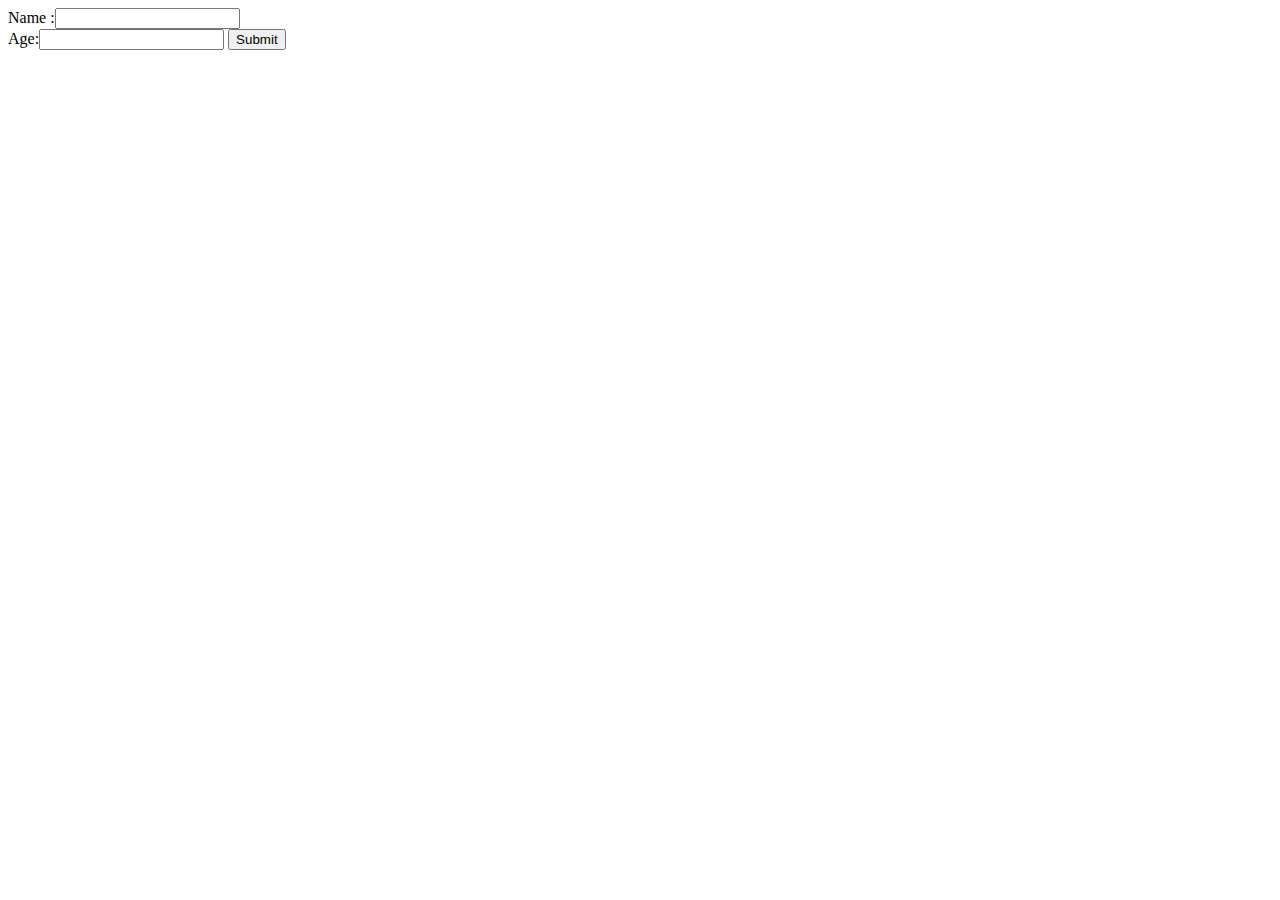
<file: 2/post/index.html>
<html>
	<head>
	</head>

	<body>
	
	
		<form method="post" action="post.php">
			
			Name :<input type="text" name="user_name">
			<br>
			Age:<input type="number" name="user_age">

		
			<input type="submit">
		</form>
	
	
	</body>

</html>
</file>
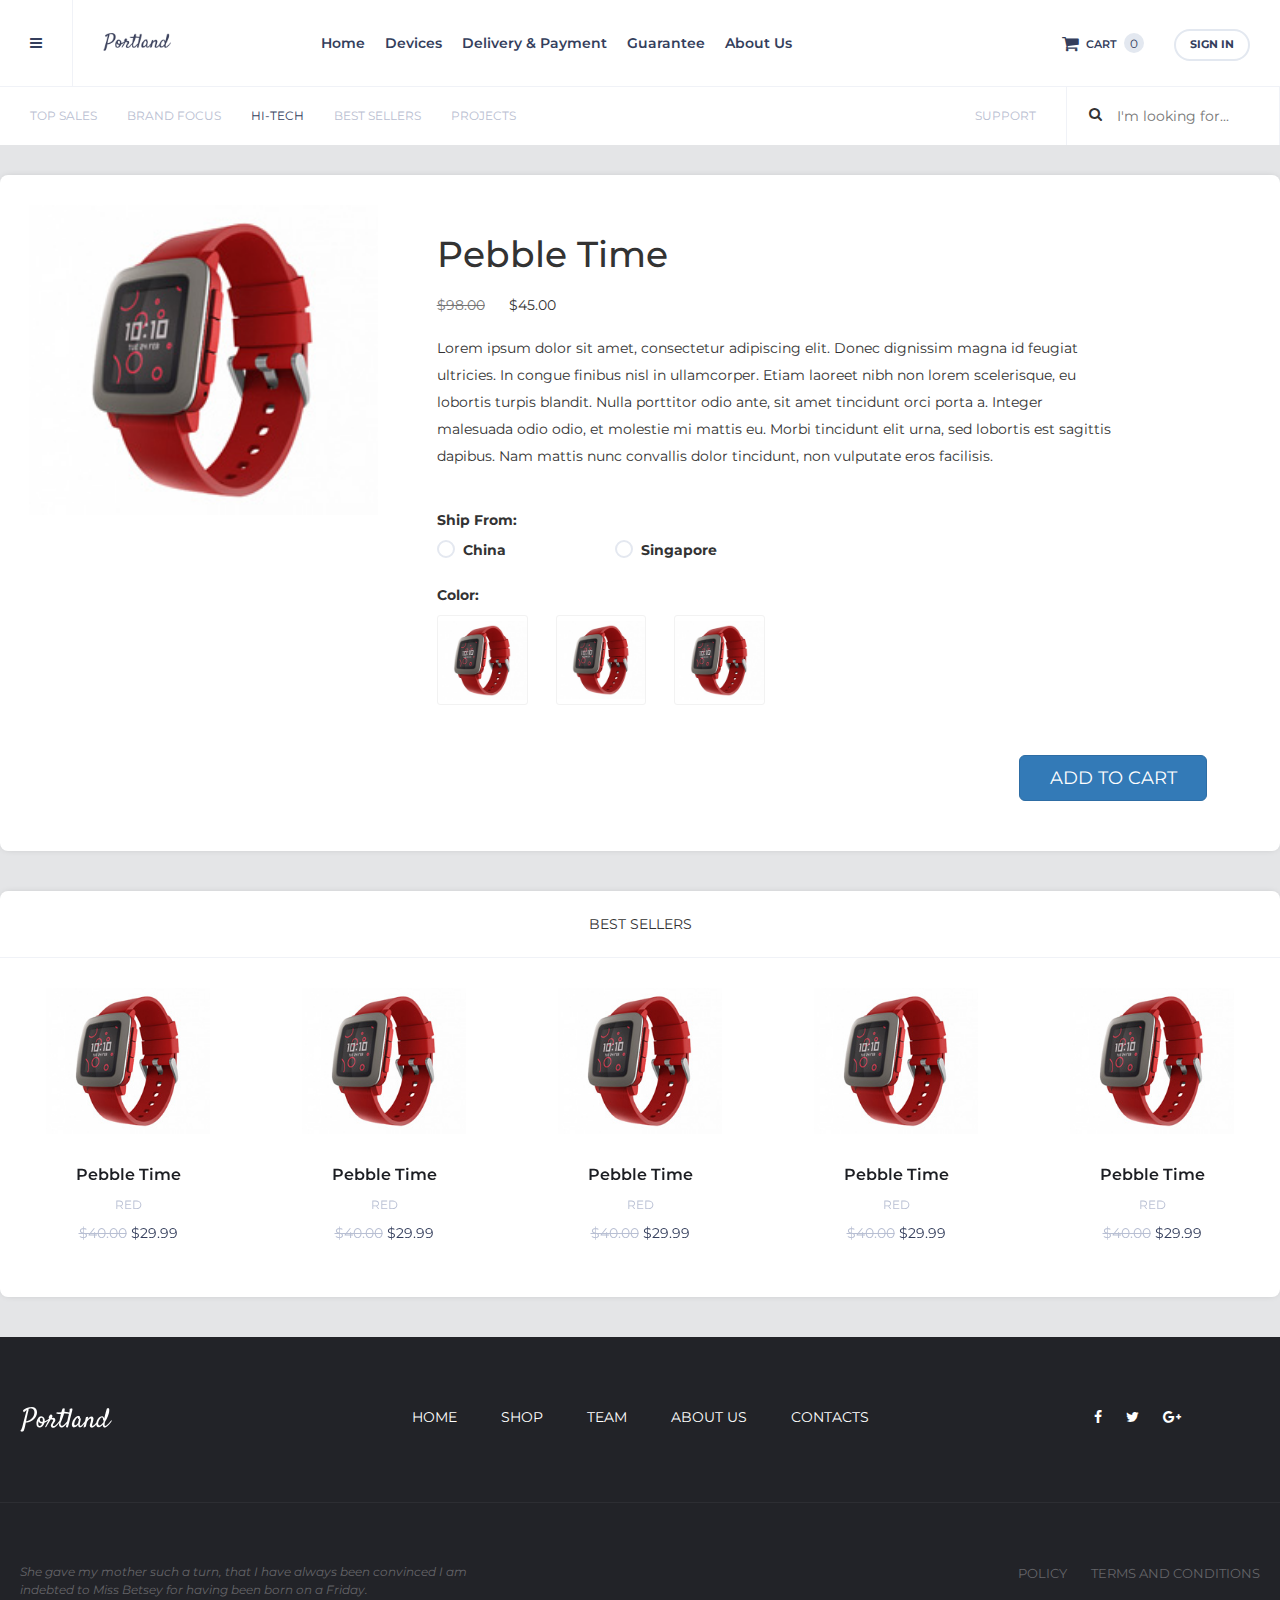
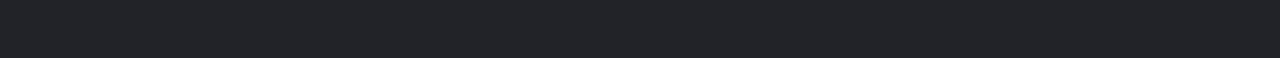
<file: product.html>
<!DOCTYPE html>
<html lang="en">
<head>
    <meta charset="UTF-8">
    <meta name="viewport" content="width=device-width, initial-scale=1, maximum-scale=1, user-scalable=no">
    <link rel="stylesheet" href="bower_components/font-awesome/css/font-awesome.min.css" />
    <link rel="stylesheet" href="bower_components/bootstrap/dist/css/bootstrap.min.css" />
    <script src="bower_components/jquery/dist/jquery.min.js"></script>
    <script src="bower_components/bootstrap/dist/js/bootstrap.min.js"></script>
    <script src="bower_components/slick-carousel/slick/slick.min.js"></script>
    <link rel="stylesheet" href="bower_components/slick-carousel/slick/slick.css" />

    <script type="text/javascript" src="scripts/main.js"></script>
    <script type="text/javascript" src="scripts/cart.js"></script>
    <script type="text/javascript" src="scripts/signin.js"></script>

    <link rel="stylesheet" href="styles/style.css" >
    <link rel="stylesheet" href="styles/header.css" >
    <link rel="stylesheet" href="styles/main-slider.css" >
    <link rel="stylesheet" href="styles/search-results.css" >
    <link rel="stylesheet" href="styles/product-details.css" >
    <link rel="stylesheet" href="styles/best-sellers.css" >
    <link rel="stylesheet" href="styles/customers.css" >
    <link rel="stylesheet" href="styles/footer.css" >
    <title></title>
</head>
<body>
    <header>
        <div class="menu-wrapper content-wrapper">
            <div class="content">
                <nav>
                    <div class="sub-header">
                        <div class="drop-list-btn pull-left"
                             onclick="$('.menu-mobile').toggle()">
                            <i class="fa fa-bars" aria-hidden="true"></i>
                        </div>
                        <div class="logo pull-left">
                            <a href="./">&nbsp;</a>
                        </div>
                    </div>
                    <div class="menu pull-left">
                        <ul>
                            <li><a href="./">Home</a></li>
                            <li><a href="#">Devices</a></li>
                            <li><a href="#">Delivery & Payment</a></li>
                            <li><a href="#">Guarantee</a></li>
                            <li><a href="#">About Us</a></li>
                        </ul>
                    </div>
                    <div class="menu-mobile">
                        <ul class="pull-left">
                            <li><a href="#">Home</a></li>
                            <li><a href="#">Devices</a></li>
                            <li><a href="#">Delivery & Payment</a></li>
                            <li><a href="#">Guarantee</a></li>
                            <li><a href="#">About Us</a></li>
                        </ul>
                        <ul class="pull-left">
                            <li><a class="sub-menu-item" href="#">Top Sales</a></li>
                            <li><a class="sub-menu-item" href="#">Brand Focus</a></li>
                            <li><a class="sub-menu-item selected" href="#">HI-Tech</a></li>
                            <li><a class="sub-menu-item" href="#">Best Sellers</a></li>
                            <li><a class="sub-menu-item" href="#">Projects</a></li>
                        </ul>
                        <div class="clearfix"></div>
                    </div>
                    <div class="user-actions pull-right">
                        <a class="cart user-action pull-left"
                             href="./shopping_cart.html">
                            <i class="fa fa-shopping-cart"></i>
                            <span class="text">Cart</span>
                            <span id="cart-count" class="count">0</span>
                        </a>
                        <div class="user-action pull-left">
                            <button class="button"
                                    onclick="showSignInModal()"
                                    type="button">
                                Sign In
                            </button>
                        </div>
                    </div>
                    <div class="clearfix"></div>
                </nav>
            </div>
        </div>
    </header>
    <div class="main-slider content-wrapper">
        <div class="content">
            <div class="sub-menu">
                <ul class="pull-left">
                    <li><a class="sub-menu-item" href="#">Top Sales</a></li>
                    <li><a class="sub-menu-item" href="#">Brand Focus</a></li>
                    <li><a class="sub-menu-item selected" href="#">HI-Tech</a></li>
                    <li><a class="sub-menu-item" href="#">Best Sellers</a></li>
                    <li><a class="sub-menu-item" href="#">Projects</a></li>
                </ul>

                <form class="search-wrapper pull-right">
                    <i class="fa fa-search"></i>
                    <input type="search"
                           required
                           placeholder="I'm looking for..." />
                </form>
                <a class="sub-menu-item hidden-sm pull-right" href="#">Support</a>
                <div class="clearfix"></div>
            </div>
        </div>
    </div>

    <div class="product-details content-wrapper">
        <div class="content">
            <div class="product-details-section shadow-box">
                <div class="row">
                    <div class="col-xs-12 col-sm-4">
                        <div class="product_image"
                             style="background-image: url('images/product.jpg');">
                        </div>
                    </div>
                    <div class="col-xs-12 col-sm-8">
                        <form action="index.html"
                              name="product-details"
                              onsubmit="return onAddToCart(event)">
                            <input type="hidden" name="id" value="919846" />
                            <div class="product-desc">
                                <h1>Pebble Time</h1>
                                <div class="price">
                                    <span class="before text-muted">$98.00</span>
                                    <span class="after">$45.00</span>
                                </div>
                                <p>Lorem ipsum dolor sit amet, consectetur adipiscing elit. Donec dignissim magna id feugiat ultricies. In congue finibus nisl in ullamcorper. Etiam laoreet nibh non lorem scelerisque, eu lobortis turpis blandit. Nulla porttitor odio ante, sit amet tincidunt orci porta a. Integer malesuada odio odio, et molestie mi mattis eu. Morbi tincidunt elit urna, sed lobortis est sagittis dapibus. Nam mattis nunc convallis dolor tincidunt, non vulputate eros facilisis.</p>
                                <div class="options">
                                    <div class="option">
                                        <div class="title">Ship From:</div>
                                        <ul class="row">
                                            <li class="col-xs-6 col-sm-3">
                                                <div class="radio_input">
                                                    <label>
                                            <span class="icon">
                                                <i class="fa fa-circle"></i>
                                            </span>
                                                        <input type="radio"
                                                               name="ship_from"
                                                               value="china">
                                                        China
                                                        <div class="clearfix"></div>
                                                    </label>
                                                </div>
                                            </li>
                                            <li class="col-xs-6 col-sm-3">
                                                <div class="radio_input">
                                                    <label>
                                            <span class="icon">
                                                <i class="fa fa-circle"></i>
                                            </span>
                                                        <input type="radio"
                                                               name="ship_from"
                                                               value="singapore">
                                                        Singapore
                                                        <div class="clearfix"></div>
                                                    </label>
                                                </div>
                                            </li>
                                        </ul>
                                    </div>
                                    <div class="option">
                                        <div class="title">Color:</div>
                                        <ul class="row">
                                            <li class="col-xs-4 col-sm-2">
                                                <div class="color_option"
                                                     style="background-image: url('images/product.jpg');">
                                                </div>
                                            </li>
                                            <li class="col-xs-4 col-sm-2">
                                                <div class="color_option"
                                                     style="background-image: url('images/product.jpg');">
                                                </div>
                                            </li>
                                            <li class="col-xs-4 col-sm-2">
                                                <div class="color_option"
                                                     style="background-image: url('images/product.jpg');">
                                                </div>
                                            </li>
                                        </ul>
                                    </div>
                                </div>
                            </div>
                            <div class="row">
                                <div class="col-xs-12 col-sm-offset-8 col-sm-3">
                                    <div class="cta-buttons">
                                        <button type="submit"
                                                class="btn btn-lg btn-primary btn-block text-uppercase">
                                            Add to Cart
                                        </button>
                                    </div>
                                </div>
                            </div>
                        </form>
                    </div>
                </div>
            </div>
        </div>
    </div>

    <div class="best-seller content-wrapper">
        <div class="content">
            <div class="best-seller-section shadow-box">
                <div class="title">Best Sellers</div>
                <div class="items search-items">
                    <div>
                        <a href="#" class="product">
                            <div class="product_content">
                                <div class="image"
                                     style="background-image:url('images/product.jpg');"></div>
                                <div class="details">
                                    <div class="line name">Pebble Time</div>
                                    <div class="line color">Red</div>
                                    <div class="line price">
                                        <span class="stroke">$40.00</span>
                                        $29.99
                                    </div>
                                </div>
                                <div class="actions">
                                    <span class="specs">16 GB</span>
                                    <span>Buy Now</span>
                                </div>
                                <div class="clearfix"></div>
                            </div>
                        </a>
                    </div>
                    <div>
                        <a href="#" class="product">
                            <div class="product_content">
                                <div class="image"
                                     style="background-image:url('images/product.jpg');"></div>
                                <div class="details">
                                    <div class="line name">Pebble Time</div>
                                    <div class="line color">Red</div>
                                    <div class="line price">
                                        <span class="stroke">$40.00</span>
                                        $29.99
                                    </div>
                                </div>
                                <div class="actions">
                                    <span class="specs">16 GB</span>
                                    <span>Buy Now</span>
                                </div>
                                <div class="clearfix"></div>
                            </div>
                        </a>
                    </div>
                    <div>
                        <a href="#" class="product">
                            <div class="product_content">
                                <div class="image"
                                     style="background-image:url('images/product.jpg');"></div>
                                <div class="details">
                                    <div class="line name">Pebble Time</div>
                                    <div class="line color">Red</div>
                                    <div class="line price">
                                        <span class="stroke">$40.00</span>
                                        $29.99
                                    </div>
                                </div>
                                <div class="actions">
                                    <span class="specs">16 GB</span>
                                    <span>Buy Now</span>
                                </div>
                                <div class="clearfix"></div>
                            </div>
                        </a>
                    </div>
                    <div>
                        <a href="#" class="product">
                            <div class="product_content">
                                <div class="image"
                                     style="background-image:url('images/product.jpg');"></div>
                                <div class="details">
                                    <div class="line name">Pebble Time</div>
                                    <div class="line color">Red</div>
                                    <div class="line price">
                                        <span class="stroke">$40.00</span>
                                        $29.99
                                    </div>
                                </div>
                                <div class="actions">
                                    <span class="specs">16 GB</span>
                                    <span>Buy Now</span>
                                </div>
                                <div class="clearfix"></div>
                            </div>
                        </a>
                    </div>
                    <div>
                        <a href="#" class="product">
                            <div class="product_content">
                                <div class="image"
                                     style="background-image:url('images/product.jpg');"></div>
                                <div class="details">
                                    <div class="line name">Pebble Time</div>
                                    <div class="line color">Red</div>
                                    <div class="line price">
                                        <span class="stroke">$40.00</span>
                                        $29.99
                                    </div>
                                </div>
                                <div class="actions">
                                    <span class="specs">16 GB</span>
                                    <span>Buy Now</span>
                                </div>
                                <div class="clearfix"></div>
                            </div>
                        </a>
                    </div>
                </div>
                <div class="clearfix"></div>
            </div>
        </div>
    </div>

    <footer class="content-wrapper">
        <div class="content">
            <div class="buttons">
                <div class="logo"></div>
                <ul>
                    <li><a href="./">Home</a></li>
                    <li><a href="#">Shop</a></li>
                    <li><a href="#">Team</a></li>
                    <li><a href="#">About Us</a></li>
                    <li><a href="./contact.html">Contacts</a></li>
                </ul>
                <div class="social_links">
                    <a href="#"><i class="fa fa-facebook"></i></a>
                    <a href="#"><i class="fa fa-twitter"></i></a>
                    <a href="#"><i class="fa fa-google-plus"></i></a>
                </div>
                <div class="clearfix"></div>
            </div>
            <div class="policy">
                <div class="footer_line">
                    She gave my mother such a turn, that I have always been convinced I am indebted to Miss Betsey for having been born on a Friday.
                </div>
                <div class="policy_links">
                    <a href="#">Policy</a>
                    <a href="#">Terms and Conditions</a>
                </div>
                <div class="clearfix"></div>
            </div>
        </div>
    </footer>

    <div class="modal fade"
         id="signin-modal">
        <div class="modal-dialog modal-sm">
            <div class="modal-content">
                <div class="modal-header">
                    Test
                </div>
                <div class="modal-body">
                    Test
                </div>
                <div class="modal-footer">
                    <button class="btn btn-success btn-sm">
                        Login
                    </button>
                </div>
            </div>
        </div>
    </div>

    <link href="https://fonts.googleapis.com/css?family=Montserrat:400,700" rel="stylesheet">
</body>
</html>
</file>
<file: styles/style.css>
body {
    margin: 0;
    padding:0;
    background: #e4e5e7;
}

* {
    box-sizing: border-box;
    font-family: 'Montserrat', sans-serif;
}

.content {
    width: 1280px;
    max-width: 100%;
    margin: 0 auto;
}

.pull-left {
    float: left;
}

.block {
    width: 100%;
}

.clearfix {
    clear: both;
}

.button {
    background: #fff;
    border: 2px solid #e3e8f0;
    text-transform: uppercase;
    border-radius: 16px;
    font-size: 11px;
    padding: 6px 14px;
    margin-top: -6px;
    font-weight: 700;
    color: #343e5c;
}

.checkbox {
    cursor: pointer;
}

label.checkbox {
    margin: 0;
}

.checkbox input[type='checkbox'] {
    visibility: hidden;
    position: absolute;
}

.checkbox i {
    display: inline-block;
    vertical-align: middle;
}

.checkbox span {
    vertical-align: middle;
    padding-left: 6px;
}

.checkbox .icon {
    display: inline-block;
    background: #f0f2f7;
    border-radius: 50%;
    font-size: 14px;
    width: 26px;
    height: 26px;
    color: #fff;
}

.checkbox.checked .icon {
    background: #00e2aa;
}

.checkbox .icon i {
    display: none;
    font-size: 15px;
    vertical-align: initial;
}

.checkbox.checked .icon i {
    display: inline-block;
}

.accordion .title {
    cursor: pointer;
}

.accordion i {
    transform: rotate(0deg);
    transition: transform 0.4s ease;
}

.accordion.open i {
    transform: rotate(90deg);
}

.radio_input label {
    cursor: pointer;
}

.radio_input input {
    visibility: hidden;
    position: absolute;
}

.radio_input .icon {
    display: inline-block;
    position: relative;
    height: 18px;
    width: 18px;
    border: 2px solid #e4e8f0;
    border-radius: 50%;
    vertical-align: top;
    margin-right: 4px;
}

.radio_input .icon i {
    display: none;
    position: absolute;
    font-size: 8px;
    left: 4px;
    top: 3px;
    color: #00deea;
}

.radio_input.selected .icon i {
    display: inline-block;
}

.no-padding {
    padding: 0 !important;
}

.stroke {
    text-decoration: line-through;
}

.shadow-box {
    background: white;
    border-radius: 8px;
    box-shadow: 0 0 8px -4px rgba(0, 0, 0, 0.3);
}


@media (max-width: 769px) {
    .content {
        padding-left: 10px;
        padding-right: 10px;
    }
}

.accordion:focus {
    outline: none;
}


.page{
    margin-top: 20px;
    margin-bottom: 20px;
}

.page .shadow-box {
    padding-top: 20px;
    padding-bottom: 20px;
    padding-left: 30px;
    padding-right: 30px;
}

.page input, .page textarea {
    margin-bottom: 10px;
}
</file>
<file: styles/header.css>
header {
    color: #343e5c;
    background: white;
}
header .logo {
    width: 10%;
}

header .logo a {
    background-image: url(../images/logo.png);
    display: inline-block;
    background-size: contain;
    background-repeat: no-repeat;
    width: 100%;
    height: 20px;
    text-decoration: none;
}

header ul {
    list-style: none;
    padding: 0;
    margin: 0;
}

header ul li {
    float: left;
}

header ul li a {
    text-decoration: none;
    color: inherit;
    padding: 0 10px;
    font-size: 14px;
    font-weight: 600;
}

header .drop-list-btn {
    border-right: 1px solid #f0f2f7;
}

header .drop-list-btn,
header .logo,
header .menu,
header .user-actions
{
    padding: 33px 30px;
}

header .menu {
    padding-left: 110px;
}

header .user-actions {
    padding-bottom: 0;
}

header .cart {
    margin-right: 30px;
    text-decoration: none;
    color: #343e5c;
}

header .cart .fa {
    font-size: 18px;
    position: relative;
    top: 2px;
}

header .cart .text {
    text-transform: uppercase;
    font-size: 11px;
    font-weight: 600;
    padding: 0 3px;
}

header .cart .count {
    font-size: 12px;
    background: #e3e8f0;
    border-radius: 50%;
    height: 20px;
    width: 20px;
    display: inline-block;
    text-align: center;
    padding-top: 2px;
}

.menu-wrapper {
    border-bottom: 1px solid #f0f2f7;
}

header .menu-mobile {
    display: none;
    position: absolute;
    width: 0;
    height: 0;
    overflow: hidden;
}

@media (max-width: 1025px) {
    header .menu {
        padding-left: 30px;
    }
}

@media (max-width: 769px) {
    header .logo {
        width: 18%;
    }

    header .menu {
        padding: 20px 0 20px 18px;
        clear: left;
        border-top: 1px solid #f0f2f7;
    }

    header .user-actions {
        padding: 20px 20px 0;
        border-top: 1px solid #f0f2f7;
    }
}


@media (max-width: 601px) {
    header .logo {
        width: calc(100% - 130px);
        padding: 24px 30px;
    }

    header .logo a {
        height: 30px;
    }

    header .drop-list-btn {
        font-size: 21px;
        padding: 24px 30px;
    }

    header .menu {
        display: none;
    }

    header .user-actions {
        width: 100%;
        padding: 20px 10px 16px;
        display: none;
    }

    header .menu-mobile {
        position: fixed;
        top: 78px;
        background: white;
        z-index: 999999;
        left: 0;
        right: 0;
        bottom: 0;
        border-top: 1px solid #f0f2f7;
        width: auto;
        height: auto;
        overflow: auto;
    }

    header .menu-mobile ul {
        border-bottom: 1px solid #f0f2f7;
    }

    header .menu-mobile ul li {
        width: 100%;
    }

    header .menu-mobile ul li a {
        display: block;
        padding: 12px 25px;
        font-size: 16px;
    }

    header .sub-header {
        position: fixed;
        top: 0;
        left: 0;
        right: 0;
        height: 78px;
        background: white;
        z-index: 999999;
        box-shadow: 0 2px 15px -5px rgba(0, 0, 0, 0.7);
    }

    header nav {
        padding-top: 79px;
    }
}
</file>
<file: styles/main-slider.css>
.main-slider {
    background: white;
}

.main-slider ul {
    list-style: none;
    padding: 0;
    margin: 0;
}

.main-slider ul li {
    float: left;
}
.main-slider .sub-menu-item {
    color: #b9bed1;
    font-size: 12px;
    padding: 20px 0 20px 30px;
    display: inline-block;
    text-decoration: none;
    text-transform: uppercase;
}

.main-slider .sub-menu-item.selected
{
    color: #343e5c
}

.main-slider input[type='search'] {
    border: none;
    padding: 19px 0 19px 50px;
    width: 212px;
}

.main-slider .search-wrapper {
    position: relative;
    border-left: 1px solid #f0f2f7;
    border-right: 1px solid #f0f2f7;
    margin-left: 30px;
}

.main-slider .search-wrapper i {
    position: absolute;
    top: 20px;
    left: 22px;
    font-size: 14px;
}

.slider-wrapper {
    background: #1c1e23;
}

.slider-wrapper .slide1 {
    background-image: url(../images/mobile.png);
}

.slider-wrapper .slide {
    padding: 59px 130px 70px;
    padding-right: 30px;
    background-repeat: no-repeat;
    background-position: 90%;
    background-position-x: 90%;
    background-position-y: 15%;
    outline: none;
}

.slider-wrapper .slide .text {
    color: white;
    position: relative;
    width: 47%;
}

.slider-wrapper .slide .shadow {
    display: none;
}

.slider-wrapper .slide .text h1 {
    font-size: 54px;
    font-weight: 700;
}

.slider-wrapper .cta {
    background: #2754eb;
    color: white;
    text-transform: uppercase;
    border-radius: 20px;
    padding: 14px 0;
    text-align: center;
    width: 170px;
    display: inline-block;
    font-size: 12px;
    text-decoration: none;
    transition: all 0.3s ease-out;
}

.slider-wrapper .cta:hover {
    color: #2754eb;
    background: white;
}

.slider-wrapper p {
    height: 110px;
}

.slider-wrapper .slick-arrow {
    color: white;
    border: 2px solid rgba(255, 255, 255, 0.4);
    border-radius: 50%;
    width: 40px;
    height: 40px;
    text-align: center;
    padding-top: 10px;
    position: absolute;
    top: 50%;
    margin-top: -20px;
    z-index: 1;
    cursor: pointer;
}

.slider-wrapper .slick-arrow.arrow-left {
    left: 15px;
}

.slider-wrapper .slick-arrow.arrow-right {
    right: 15px;
}

.slider-wrapper .slick-dots {
    list-style: none;
    padding: 0;
    margin: 0;
    text-align: center;
    position: absolute;
    z-index: 1;
    bottom: 20px;
    left: 0;
    right: 0;
}

.slider-wrapper .slick-dots li {
    display: inline-block;
    width: 10px;
    height: 10px;
    border-radius: 50%;
    border: 2px solid rgba(255, 255, 255, 0.5);
    margin: 0 5px;
    cursor: pointer;
}

.slider-wrapper .slick-dots li.slick-active {
    background: white;
}

.slider-wrapper .slick-dots li button {
    display: none;
}

@media (max-width: 769px) {
    .main-slider input[type='search'] {
        width: 200px;
    }
}

@media (max-width: 601px) {
    .main-slider .sub-menu {
        display: none;
    }

    .slider-wrapper .slide {
        padding: 0;
        position: relative;
        background-position: 80%;
        background-position-y: 22%;
        background-size: 70%;
        height: calc(100vh - 92px);
    }

    .slider-wrapper .slide .shadow {
        position: absolute;
        display: block;
        left: 0;
        right: 0;
        bottom: 0;
        height: 300px;
        background: linear-gradient(to top, rgba(0,0,0,0.75) 0%,rgba(0,0,0,0) 100%);
    }

    .slider-wrapper .slick-arrow {
        display: none !important;
    }

    .slider-wrapper .slide .text {
        width: 100%;
        text-align: center;
        position: absolute;
        bottom: 80px;
        left: 0;
        right: 0;
    }

    .slider-wrapper .slide .text p {
        display: none;
    }

    .slider-wrapper .slide .text h1 {
        font-size: 32px;
        margin-bottom: 30px;
        text-shadow: 0 0 8px rgba(0, 0, 0, 0.8);
    }

    .slider-wrapper .slide .text .actions {
        padding: 0;
    }
}
</file>
<file: styles/search-results.css>
.breadcrumb {
    margin: 40px 0 20px;
    background: white;
    border-radius: 8px;
    box-shadow: 0 0 8px -4px rgba(0, 0, 0, 0.3);
}

.breadcrumb .search-group {
    padding: 15px 5px 0;
    height: 62px;
}

.breadcrumb .search-group:first-child {
    border-right: 2px solid #f2f2f2;
}

.breadcrumb .search-group:last-child {
    border-left: 2px solid #f2f2f2;
}

.breadcrumb .field {
    float: left;
    padding: 0 25px;
}

.breadcrumb label {
    color: #a1a8bd;
    font-size: 12px;
    text-transform: uppercase;
    line-height: 28px;
    margin-right: 5px;
    margin-top: 0;
}

.breadcrumb .field input[type='text'],
.breadcrumb .field input[type='number'],
.breadcrumb .field input[type='search'] {
    background: #f0f2f7;
    border: 1px solid #e3e8f0;
    border-radius: 18px;
    padding: 6px 8px 7px;
    width: 170px;
}

.breadcrumb .field input[type='number'] {
    width: 70px;
}

.breadcrumb .checkbox .check-icon {
    color: #00e2aa;
}

.breadcrumb .checkbox span.text {
    text-transform: none;
    color: #333;
    font-size: 14px;
}

.breadcrumb select {
    text-transform: uppercase;
    border: none;
    font-size: 12px;
    -webkit-appearance: none;
    -moz-appearance: none;
    width: 120px;
    margin-left: 5px;
    padding: 8px 0 8px 5px;
}

.breadcrumb select::-ms-expand {
    display: none;.
}

.breadcrumb .field.select {
    position: relative;
}

.breadcrumb .field.select i {
    position: absolute;
    right: 25px;
    top: 50%;
    font-size: 12px;
    margin-top: -6px;
    color: #c2c5ce;
}

.search-results .sideBar {
    width: 21.3%;
}

.search-results .sideBar .filters {
    background: white;
    border-radius: 8px;
    box-shadow: 0 0 8px -4px rgba(0, 0, 0, 0.3);
    margin-bottom: 20px;
    overflow: hidden;
}

.search-results .filter-title,
.search-results .accordion .title {
    cursor: pointer;
    border-bottom: 1px solid #f0f2f7;
    padding: 12px 18px;
    font-size: 13px;
    color: #343e5c;
    font-weight: 700;
}

.search-results .filter .filter-content {
    border-bottom: 1px solid #f0f2f7;
    padding-bottom: 10px;
}

.search-results .filter:last-child .filter-content {
    border-bottom: none;
}

.search-results .accordion .title i {
    float: right;
    margin-top: 2px;
}

.search-results .accordion-body ul {
    list-style: none;
    padding: 0;
    margin: 0;
}

.search-results .accordion-body ul a {
    display: block;
    background: #f0f2f7;
    color: #a1a8bd;
    text-decoration: none;
    font-size: 11px;
    text-transform: uppercase;
    border-bottom: 1px solid #dfe4ee;
    padding: 13px 19px;
}

.search-results .filter-title {
    text-transform: uppercase;
    font-size: 12px;
}

.search-results .filter-title a {
    float: right;
    color: #2754eb;
}

.search-results .radio_input,
.search-results .checkbox_input {
    font-size: 13px;
    color: #343e5c;
    font-weight: 700;
    padding: 11px 19px;
}

.search-results .radio_input.width_50 {
    width: 50%;
    float: left;
    border-right: 1px solid #f0f2f7;
}

.search-results .radio_input.width_50:last-child {
    border-right: none;
}

.search-results .checkbox .icon {
    border: 2px solid #e4e8f0;
    background: transparent;
    border-radius: 5px;
    font-size: 14px;
    width: 18px;
    height: 18px;
    padding: 0;
    text-align: center;
    line-height: 14px;
}

.search-results .checkbox .icon i {
    font-size: 12px;
}

.search-results .checkbox.checked .icon {
    background: #00e2aa;
    border-color: #00e2aa;
}
.search-results .filter .count {
    float: right;
    font-size: 12px;
    color: #b8bfd3;
}

.search-results .radio_input label {
    display: block;
}

.search-items  {
    width: 78.7%;
}

.search-items .product {
    float: left;
    width: 25%;
    padding-left: 20px;
    margin-bottom: 20px;
    text-align: center;
    color: #1c1e23;
    transition: transform 0.2s ease-in;
    transform: scale(1);
}

.search-items .product .product_content {
    transition: transform 0.2s ease-out;
    transform: scaleX(1);
}

.search-items .product .product_content.flipped {
    transform: scaleX(0);
}

.search-items .product:hover {
    transform: scale(1.03);
}

.search-items .product .product_content {
    background: white;
    box-shadow: 0 0 10px -5px rgba(0, 0, 0, 0.8);
    position: relative;
    border-radius: 5px;
    overflow: hidden;
    max-height: 339px;
    height: 339px;
}

.search-items .product .image {
    width: 100%;
    padding: 37% 0;
    background-repeat: no-repeat;
    background-position: center;
    background-size: contain;
    margin: 30px 0;
}

.search-items .product .actions {
    display: none;

}

.search-items .product .details {
    float: left;
    width: 100%;
    padding: 0 15px 35px;
}

.search-items .product .details .name {
    font-size: 16px;
    font-weight: 600;
}

.search-items .product .details .color {
    text-transform: uppercase;
    color: #b8bfd3;
    font-size: 12px;
    margin: 10px 0;
}

.search-items .product .details .price {
    color: #343e5c;
}

.search-items .product.double {
    width: 50%;
}

.search-items .product.double .image {
    background-size: cover;
    margin: 0;
    padding: 0;
    height: 271px;
}

.search-items .product.double .actions {
    display: block;
    float: right;
    width: 40%;
    text-transform: uppercase;
    padding: 16px 17px 0 0;
}

.search-items .product.double .actions span {
    float: left;
    width: 50%;
    border: 2px solid #f0f2f7;
    padding: 8px 0;
    color: #3a405b;
    font-size: 12px;
    text-decoration: none;
}

.search-items .product.double .actions span {
    border-radius: 20px 0 0 20px;
    border-right-width: 1px;
}

.search-items .product.double .actions span:last-child {
    border-radius: 0 20px 20px 0;
    border-left-width: 1px;
}

.search-items .product.double .details {
    text-align: left;
    padding: 15px 20px;
    width: 60%;
}

.search-items .product.double .details .color {
    margin-bottom: 0;
    margin-top: 5px;
}

.search-items .product.double .details .price {
    position: absolute;
    top: 10px;
    left: 10px;
    background: #1c1e23;
    color: white;
    font-size: 13px;
    padding: 4px 8px 5px;
    border-radius: 5px;
}

.search-items .product.highlight .image {
    position: absolute;
    top: 0;
    bottom: 0;
    left: 0;
    right: 0;
    margin: 0;
    background-size: cover;
}

.search-items .product.highlight .details {
    position: relative;
    padding-top: 30px;
}

.search-items .product.highlight .details .color {
    display: none;
}

.search-items .product.highlight .details .price {
    opacity: 0.5;
    margin-top: 10px;
    font-size: 14px;
    font-weight: 600;
}

.search-pagination {
    background: white;
    text-align: center;
    margin: 20px 0;
    padding: 25px 0;
    border-radius: 5px;
}

.search-pagination a {
    color: #3a405b;
    text-decoration: none;
}

.search-pagination .arrow-left {
    float: left;
}

.search-pagination .arrow-right {
    float: right;
}

.search-pagination .navigation {
    width: 10%;
    padding-top: 10px;
}

.search-pagination .pages {
    float: left;
    width: 80%;
}

.search-pagination .pages a {
    display: inline-block;
    width: 39px;
    height: 39px;
    padding: 10px;
    border-radius: 50%;
    margin: 0 3px;
}

.search-pagination .pages a.selected {
    background: white;
    box-shadow: 1px 10px 26px -2px rgba(0, 0, 0, 0.3);
    color: #b9bed1;
}


@media (max-width: 769px) {
    .breadcrumb .search-group {
        float: left !important;
        border: none !important;
        padding: 5px 0;
        height: 40px;
    }

    .breadcrumb .field {
        padding: 0 20px;
    }

    .search-items .product {
        width: 50%;
    }

    .search-items .product.double {
        width: 100%;
    }

    .search-results .sideBar {
        width: 28.3%;
    }

    .search-items {
        width: 71.7%;
    }
}

@media (max-width: 601px) {
    .search-items .product,
    .search-results .sideBar,
    .search-items {
        width: 100%;
        padding: 0;
    }

    .search-items .product .product_content {
        height: auto;
        max-height: none;
        min-height: 410px;
    }

    .search-items .product.double .actions {
        width: 100%;
    }

    .search-items .product.double .actions {
        width: 100%;
        padding: 0 10px 10px;
    }

    .breadcrumb .search-group {
        height: auto;
        padding: 0;
    }

    .breadcrumb .field {
        padding: 5px 0;
    }

    .breadcrumb select {
        width: 190px;
    }
}
</file>
<file: styles/best-sellers.css>
.best-seller-section {
    margin: 40px 0;
}

.best-seller-section .title {
    border-bottom: 1px solid #f0f2f7;
    text-align: center;
    text-transform: uppercase;
    font-size: 14px;
    padding: 23px;
}

.best-seller-section .search-items {
    width: 100%;
}

.best-seller-section .search-items .product .product_content {
    box-shadow: none;
    background: none;
}

.best-seller-section .search-items .product .stroke {
    color: #b8bfd3;
}

.best-seller-section .search-items .product {
    width: 100%;
    margin: 0;
    padding: 0 30px;
    border-left: 1px solid #f0f2f7;
}

.best-seller-section .search-items .product:first-child {
    border-left: none;
}

.best-seller-section .slick-arrow {
    display: none !important;
}
</file>
<file: styles/customers.css>
.customers {
    background: white;
}

.customers .title {
    text-align: center;
}

.customers .title h3 {
    margin: 0;
    padding: 60px 0 10px;
    font-size: 30px;
    font-weight: 700;
}

.customers .title h4 {
    color: #b9bed1;
    margin-top: 0;
    font-weight: 400;
    font-style: italic;
    font-size: 15px;
}

.customers .customers-list {
    padding: 40px 30px;
}

.customers .customers-list ul {
    float: left;
    width: 100%;
    padding: 0;
    margin: 0;
    list-style: none;
}

.customers .customers-list li {
    float: left;
    width: 33.33%;
}

.customers .customers-list .customer {
    padding: 0 40px;
}

.customers .customers-list .icon {
    display: inline-block;
    width: 55px;
    height: 55px;
    background-size: cover;
    border-radius: 50%;
    vertical-align: middle;
}

.customers .customers-list .details {
    display: inline-block;
    vertical-align: middle;
    padding-left: 12px;
}

.customers .customers-list .position {
    color: #b9bed1;
    font-size: 14px;
    font-style: italic;
    margin-top: 2px;
}

.customers .customers-list p {
    width: 87%;
    line-height: 22px;
    margin-top: 26px;
}

.customers .slick-arrow {
    display: none !important;
}


@media (max-width: 601px) {
    .customers .title h3 {
        font-size: 26px;
        padding-left: 10px;
        padding-right: 10px;
    }

    .customers .title h4 {
        padding: 0 20px;
    }

    .customers .customers-list p {
        width: 100%;
    }

    .customers .customers-list .customer {
        padding: 0;
        text-align: center;
    }
}
</file>
<file: styles/footer.css>
footer {
    background: #222328;
}

footer .buttons {
    padding: 70px 20px;
    border-bottom: 1px solid #2d2e33;
}

footer .buttons a {
    display: inline-block;
    color: white;
    text-transform: uppercase;
    text-decoration: none;
}

footer .logo, footer ul, footer .social_links {
    float: left;
}

footer .logo {
    width: 15%;
    background-image: url(../images/logo_white.png);
    height: 25px;
    background-size: contain;
    background-repeat: no-repeat;
}

footer ul {
    width: 70%;
    list-style: none;
    padding: 0;
    margin: 0;
    text-align: center;
}

footer ul li {
    display: inline-block;
    font-size: 14px;
}

footer ul li a {
    padding: 0 20px;
}

footer .social_links {
    width: 15%;
}

footer .social_links a {
    margin-left: 20px;
}

footer .footer_line {
    float: left;
    width: 40%;
    color: #656569;
    font-size: 12px;
    font-style: italic;
}

footer .policy {
    padding: 60px 20px;
}

footer .policy a {
    color: #656569;
    text-decoration: none;
    text-transform: uppercase;
    font-size: 13px;
    margin-left: 20px;
}

footer .policy_links {
    float: right;
}


@media (max-width: 769px) {
    footer .buttons {
        padding: 50px 20px;
    }

    footer .logo {
        margin-bottom: 20px;
    }

    footer ul {
        clear: left;
        text-align: left;
        width: 80%;
    }

    footer ul li a {
        padding-left: 0;
    }

    footer .social_links {
        width: 20%;
    }
}

@media (max-width: 601px) {
    footer .footer_line {
        width: 100%;
        margin-bottom: 28px;
    }

    footer ul {
        width: 100%;
    }

    footer .social_links {
        width: 100%;
        text-align: center;
        margin-top: 30px;
        font-size: 27px;
    }
}
</file>
<file: 2/estate/css/style.css>
/*----------------------------------------------------
@File: Default Styles
@Author: Nasir Uddin
@URL: http://nasiruddin.com


 This file contains the styling for the actual theme, this
 is the file you need to edit to change the look of the
 theme.

 This files contents are outlined below.


 1.  Default WordPress
 2.  Base Styles
 3.  Preloader
 4.  Newsletter
 5.  Hellobar
 6.  Logo
 7.  Primary Navigation
 8.  Search
 9.  Social Module
 10. Content
 11. Slider Module
 12. Twitter Module
 13. Footer
 14. Secondary Navigation
 15. Contact Module
 16. 404 Page
 18. Posts
 19. Social Share
 20. Related Posts
 21. Postmeta
 22. Pagination
 23. Postnavi
 24. Comments
 25. Sidebar
 27. Widgets
 28. Shortcodes & Classes
----------------------------------------------------*/
body.default {
  background: #dbdfe1;
  /*----------------------------------------------------------------*/
  /*----------------------------------------------------------------*/
  /*Prefix Styles*/
  /*Floating*/
  /*Section Fix*/
  /*Ancore*/
  /*----------------------------------------------------------------*/
  /*----------------------------------------------------------------*/
  /*----------------------------------------------------------------*/
  /*----------------------------------------------------------------*/
  /*----------------------------------------------------------------*/
  /*----------------------------------------------------------------*/
  /*----------------------------------------------------------------*/
  /*----------------------------------------------------------------*/
  /*----------------------------------------------------------------*/
  /*----------------------------------------------------------------*/
  /*----------------------------------------------------------------*/
  /*----------------------------------------------------------------*/
  /*----------------------------------------------------------------*/
  /*----------------------------------------------------------------*/
  /*----------------------------------------------------------------*/
  /*----------------------------------------------------------------*/
  /*----------------------------------------------------------------*/
  /*Comments*/
  /*----------------------------------------------------------------*/
  /*----------------------------------------------------------------*/
  /*Google Map*/
  /*----------------------------------------------------------------*/
}
body.default .m0 {
  margin: 0;
}
body.default .p0 {
  padding: 0;
}
body.default .pt70 {
  padding-top: 70px;
}
@media (min-width: 1200px) {
  body.default .container {
    width: 1200px;
  }
}
body.default body {
  position: relative;
}
body.default .fleft {
  float: left;
}
body.default .fright {
  float: right;
}
body.default section.row,
body.default header.row,
body.default footer.row {
  margin: 0;
  position: relative;
}
body.default .contentRow {
  padding: 25px 0 0;
}
body.default a,
body.default .btn,
body.default button {
  outline: none;
  -webkit-transition: all 300ms ease-in-out 0s;
  transition: all 300ms ease-in-out 0s;
}
body.default a:focus,
body.default .btn:focus,
body.default button:focus,
body.default a:hover,
body.default .btn:hover,
body.default button:hover {
  outline: none;
  text-decoration: none;
  -webkit-transition: all 300ms ease-in-out 0s;
  transition: all 300ms ease-in-out 0s;
}
body.default header .topHeader {
  background: #fff;
  border-bottom: 1px solid  #ededed;
}
body.default header .topHeader .social_menu {
  float: left;
}
body.default header .topHeader .social_menu ul {
  margin: 0;
}
body.default header .topHeader .social_menu ul li {
  padding: 10px 12px;
  border-left: 1px solid  #f0f0f0;
  float: left;
}
body.default header .topHeader .social_menu ul li:last-child {
  border-right: 1px solid  #f0f0f0;
}
body.default header .topHeader .social_menu ul li a {
  padding: 0;
  display: block;
  line-height: 28px;
  width: 30px;
  border: 1px solid  #f0f0f0;
  border-radius: 100%;
  font-size: 15px;
  color: #859ab3;
  text-align: center;
}
body.default header .topHeader .social_menu ul li a:hover {
  background: #1b9bff;
  border-color:#1b9bff;
  color:#fff;
}
body.default header .topHeader .top_menu {
  float: right;
}
body.default header .topHeader .top_menu .list-inline {
  float: right;
  margin: 0;
}
body.default header .topHeader .top_menu .list-inline li {
  padding: 10px 12px;
  border-left: 1px solid  #f0f0f0;
  float: left;
  position: relative;
}
body.default header .topHeader .top_menu .list-inline li:hover {
background: #f8f8f8;
}

body.default header .topHeader .top_menu .list-inline li:last-child {
  border-right: 1px solid  #f0f0f0;
}
body.default header .topHeader .top_menu .list-inline li a {
  display: block;
  line-height: 28px;
  padding: 0;
  font-size: 14px;
  color: #859ab3;
  text-transform: capitalize;
  font-family: 'Roboto', sans-serif;
}
body.default header .topHeader .top_menu .list-inline li a i {
  width: 30px;
  border: 1px solid  #f0f0f0;
  border-radius: 100%;
  line-height: 28px;
  text-align: center;
  color: #1b9bff;
  margin-right: 3px;
  font-size: 15px;
}
body.default header .topHeader .top_menu .list-inline li .filterGroup {
  display: block;
}
body.default header .topHeader .top_menu .list-inline li .filterGroup button {
  padding: 0;
  background: none;
  border: none;
  -webkit-box-shadow: none;
  box-shadow: none;
  font-size: 14px;
  line-height: 30px;
  color: #859ab3;
  text-transform: capitalize;
  font-family: 'Roboto', sans-serif;
}
body.default header .topHeader .top_menu .list-inline li .filterGroup button span {
  width: 30px;
  border: 1px solid  #f0f0f0;
  border-radius: 100%;
  line-height: 28px;
  text-align: center;
  color: #1b9bff;
  margin-right: 3px;
  font-size: 15px;
  display: inline-block;
  font-weight: 300;
}
body.default header .topHeader .top_menu .list-inline li .filterGroup ul {
  z-index: 99999;
  top: 40px;
  margin: 0;
  border-radius: 0;
  padding: 0;
  border: 1px solid rgba(133, 154, 179, 0.3);
  position: absolute;
  right: -105px;
  -webkit-box-shadow: none;
  box-shadow: none;
}
body.default header .topHeader .top_menu .list-inline li .filterGroup ul li {
  width: 100%;
  border: none;
  padding: 0;
}
body.default header .topHeader .top_menu .list-inline li .filterGroup ul li + li {
  border-top: 1px solid rgba(133, 154, 179, 0.3);
}
body.default header .topHeader .top_menu .list-inline li .filterGroup ul li a {
  line-height: 40px;
  padding: 0 15px;
}
body.default header .topHeader .top_menu .list-inline li .filterGroup ul li a span {
  margin: 0;
}
body.default header .topHeader .top_menu .list-inline li .filterGroup ul li a span:after {
  display: inline-block;
  content: '-';
  margin: 0 0 0 5px;
}
body.default header .topHeader .top_menu .list-inline li .filterGroup ul li a:hover {
  background: none;
}
body.default header .topHeader .top_menu .list-inline li:last-child .filterGroup button span {
  font-size: 13px;
  text-transform: uppercase;
  background: #1b9bff;
  color: #fff;
  font-family: 'Roboto', sans-serif;
  font-weight: 300;
}
body.default header .topHeader .top_menu .list-inline li:last-child .filterGroup ul {
  right: -110px;
}
body.default header .navbar {
  margin: 0;
  border: none;
  -webkit-box-shadow: none;
  box-shadow: none;
  background: none #f7f7f9;
}
body.default header .navbar .navbar-header {
  margin: 0;
}
body.default header .navbar .navbar-header .navbar-brand {
  display: block;
  padding: 30px 0;
  margin: 0;
  height: auto;
}
body.default header .navbar #mainNavigation .nav {
  margin-right: 0;
}
body.default header .navbar #mainNavigation .nav li {
  padding: 50px 0 43px;
  margin-left:-1px;
}
body.default header .navbar #mainNavigation .nav li a {
  font-size: 15px;
  font-family: 'Roboto', sans-serif;
  text-transform: uppercase;
  padding: 0 17px;
  line-height: 40px;
  border: 1px solid transparent;
  color: #859ab3;
  text-shadow: none;
}
body.default header .navbar #mainNavigation .nav li a:hover,
body.default header .navbar #mainNavigation .nav li a:focus {
  color: #1b9bff;
  border-color: #1b9bff;
}
body.default header .navbar #mainNavigation .nav li.active a {
  color: #1b9bff;
  border-color: #1b9bff;
  background: none;
  -webkit-box-shadow: none;
  box-shadow: none;
}
body.default header .navbar #mainNavigation .nav li.dropdown .dropdown-menu,
body.default header .navbar #mainNavigation .nav li.active .dropdown-menu,
body.default header .navbar #mainNavigation .nav li.open .dropdown-menu {
  border: 1px solid rgba(27, 155, 255, 0.3);
  padding: 0;
  border-radius: 0;
}
body.default header .navbar #mainNavigation .nav li.dropdown .dropdown-menu li,
body.default header .navbar #mainNavigation .nav li.active .dropdown-menu li,
body.default header .navbar #mainNavigation .nav li.open .dropdown-menu li {
  position: relative;
  padding: 0;
}
body.default header .navbar #mainNavigation .nav li.dropdown .dropdown-menu li a,
body.default header .navbar #mainNavigation .nav li.active .dropdown-menu li a,
body.default header .navbar #mainNavigation .nav li.open .dropdown-menu li a {
  border: none;
  color: #859ab3;
}
body.default header .navbar #mainNavigation .nav li.dropdown .dropdown-menu li a:hover,
body.default header .navbar #mainNavigation .nav li.active .dropdown-menu li a:hover,
body.default header .navbar #mainNavigation .nav li.open .dropdown-menu li a:hover {
  background: none;
  color: #1b9bff;

}
body.default header .navbar #mainNavigation .nav li.dropdown .dropdown-menu li + li,
body.default header .navbar #mainNavigation .nav li.active .dropdown-menu li + li,
body.default header .navbar #mainNavigation .nav li.open .dropdown-menu li + li {
  border-top: 1px solid rgba(27, 155, 255, 0.3);
}
body.default header .navbar #mainNavigation .nav li.dropdown .dropdown-menu li ul,
body.default header .navbar #mainNavigation .nav li.active .dropdown-menu li ul,
body.default header .navbar #mainNavigation .nav li.open .dropdown-menu li ul {
  list-style: none;
  position: absolute;
  background: #fff;
  top: -1px;
  right: 100%;
  padding: 0;
  white-space: nowrap;
  -webkit-box-shadow: -6px 0px 12px rgba(0, 0, 0, 0.175);
  box-shadow: -6px 0px 12px rgba(0, 0, 0, 0.175);
  border: 1px solid rgba(27, 155, 255, 0.3);
}
body.default header .navbar #mainNavigation .nav li.dropdown .dropdown-menu li ul li a,
body.default header .navbar #mainNavigation .nav li.active .dropdown-menu li ul li a,
body.default header .navbar #mainNavigation .nav li.open .dropdown-menu li ul li a {
  display: block;
}
body.default header .navbar #mainNavigation .nav li.open a {
  background: none;
  -webkit-box-shadow: none;
  box-shadow: none;
  color: #1b9bff;
  border-color: rgba(27, 155, 255, 0.3);
}
body.default .info_content {
  position: relative;
  -webkit-transition: all 300ms ease-in-out 0s;
  transition: all 300ms ease-in-out 0s;
}
body.default .info_content .imageRow {
  position: relative;
  height: 260px;
  -webkit-transition: all 300ms ease-in-out 0s;
  transition: all 300ms ease-in-out 0s;
}
body.default .info_content .imageRow img {
  max-width: 100%;
}
body.default .info_content .imageRow .saleTag,
body.default .info_content .imageRow .rentTag {
  position: absolute;
  font-family: 'Roboto', sans-serif;
  font-size: 15px;
  font-weight: 300;
  color: #fff;
  line-height: 26px;
  background: #1b9bff;
  top: 7px;
  right: 7px;
  padding: 0 8px;
  -webkit-transition: all 300ms ease-in-out 0s;
  transition: all 300ms ease-in-out 0s;
}
body.default .info_content .imageRow .rentTag {
  background: #ff461b;
}
body.default .info_content .description {
  background: #45515a;
  padding: 0 30px 25px;
  -webkit-transition: all 300ms ease-in-out 0s;
  transition: all 300ms ease-in-out 0s;
}
body.default .info_content .description .saleTag,
body.default .info_content .description .rentTag {
  font-family: 'Roboto', sans-serif;
  font-size: 15px;
  font-weight: 300;
  color: #fff;
  line-height: 26px;
  background: #1b9bff;
  padding: 0 8px;
  -webkit-transition: all 300ms ease-in-out 0s;
  transition: all 300ms ease-in-out 0s;
  margin-right: 5px;
}
body.default .info_content .description .rentTag {
  background: #F00;
}
body.default .info_content .description .priceRow {
  margin-top: -30px;
  position: relative;
  -webkit-transition: all 300ms ease-in-out 0s;
  transition: all 300ms ease-in-out 0s;
}
body.default .info_content .description .priceRow .price {
  background: #8bb812;
  font-family: 'Roboto', sans-serif;
  font-size: 15px;
  font-weight: 300;
  color: #fff;
  line-height: 26px;
  top: 5px;
  right: 5px;
  padding: 0 8px;
  letter-spacing: 0.3px;
  margin-top: 17px;
  -webkit-transition: all 300ms ease-in-out 0s;
  transition: all 300ms ease-in-out 0s;
}
body.default .info_content .description .priceRow i {
  width: 60px;
  line-height: 60px;
  float: right;
  background: #45515a;
  text-align: center;
  border-radius: 100%;
  color: #fff;
  font-size: 22px;
  -webkit-transition: all 300ms ease-in-out 0s;
  transition: all 300ms ease-in-out 0s;
}
body.default .info_content .description h4.location {
  line-height: 1.3;
  margin: 0 0 15px;
  font-family: 'Roboto', sans-serif;
  font-size: 20px;
  font-weight: bold;
  color: #FFF;
  -webkit-transition: all 300ms ease-in-out 0s;
  transition: all 300ms ease-in-out 0s;
}
body.default .info_content .description .specify_btn {
  border-radius: 5px;
  border: 1px solid rgba(255, 255, 255, 0.2);
  line-height: 40px;
  padding: 0 15px;
  font-family: 'Roboto', sans-serif;
  font-weight: 300;
  color: #FFF;
  font-size: 13px;
  display: inline-block;
}
body.default .info_content .description .specify_btn + .specify_btn {
  margin-left: 10px;
}
body.default .info_content .description .specify_btn i {
  margin-right: 10px;
  font-size: 16px;
}
body.default .info_content:hover .description {
  background: #fff;
}
body.default .info_content:hover .description .priceRow .price {
  margin-top: 4px;
  background: #1b9bff;
}
body.default .info_content:hover .description .priceRow i {
  background: #fff;
  color: #1b9bff;
}
body.default .info_content:hover .description h4.location {
  color: #000;
}
body.default .info_content:hover .description .specify_btn {
  color: #000;
  border-color: #e2e2e2;
}
body.default .info_content:hover .description .specify_btn i {
  color: #7b7b7b;
}
body.default .gm-style-iw {
  width: 370px !important;
  top: 0 !important;
  left: 0 !important;
  border-radius: 0;
  background: #45515a;
  -webkit-box-shadow: none;
  box-shadow: none;
  border: none;
  right: -40px;
}
body.default .gm-style-iw:after {
  content: '';
  width: 0;
  height: 0;
  border-top: 8px solid #45515a;
  border-left: 8px solid transparent;
  border-right: 8px solid transparent;
  display: block;
  position: absolute;
  left: -webkit-calc(50% - 4px);
  left: calc(50% - 4px);
}
body.default #homeMap {
  width: 100%;
  height: 1080px;
}
body.default #mapBox {
  width: 100%;
  height: 330px;
}
body.default #mapBox.contact {
  height: 445px;
}
body.default #mainSlider {
  border: none;
  border-radius: 0;
  margin-bottom: 0;
}
body.default #mainSlider .slides li .captions {
  position: absolute;
  width: 100%;
  bottom: 110px;
}
body.default #mainSlider .slides li .captions .container .row {
  line-height: 60px;
  background: rgba(69, 81, 90, 0.8);
  color: #fff;
  padding-left: 20px;
  padding-right: 120px;
  font-family: 'Roboto', sans-serif;
  font-weight: bold;
  font-size: 18px;
}
body.default #mainSlider .slides li .captions .container .row span {
  float: right;
  padding: 0 20px;
  background: #8bb812;
}
body.default #mainSlider .slides li .captions .container .row a {
  display: inline-block;
  float: right;
  padding: 0 20px;
  background: #727272;
  font-size: 16px;
  font-weight: 300;
  color: #FFF;
}
body.default #mainSlider .slides li .captions .container .row a i {
  font-size: 20px;
  margin-right: 7px;
}
body.default #mainSlider .flex-direction-nav {
  position: relative;
  margin: 0 auto;
  text-align: center;
  top: -170px;
}
body.default #mainSlider .flex-direction-nav li {
  position: absolute;
  right: 15px;
}
body.default #mainSlider .flex-direction-nav li.flex-nav-prev {
  right: 75px;
}
body.default #mainSlider .flex-direction-nav li a {
  line-height: 59px;
  height: 60px;
  position: relative;
  left: 0;
  display: block;
  opacity: 1;
  top: 0;
  width: 60px;
  margin: 0;
  border-bottom: 1px solid #198feb;
  border-left: 1px solid #198feb;
  text-align: center;
  background: #1b9bff;
  color: #FFF;
  padding: 0;
}
body.default #mainSlider .flex-direction-nav li a:hover {
  opacity: 0.9;
}
body.default #mainSlider .flex-direction-nav li a:before {
  display: none;
}
body.default #mainSlider .flex-direction-nav li a i {
  background: none;
}
body.default #search.homepage_search {
  margin-top: -110px;
  margin-bottom: 15px;
  z-index: 2;
}
body.default .searchForm {
  overflow: visible;
}
body.default .searchForm .formTitle {
  padding: 28px 35px;
  background: #fff;
  font-family: 'Philosopher', sans-serif;
  font-size: 27px;
  font-weight: bold;
  color: #1b9bff;
  line-height: 1;
}
body.default .searchForm .formTitle span {
  font-family: 'Philosopher', sans-serif;
  font-size: 18px;
  font-weight: normal;
}
body.default .searchForm .form_elements {
  background: #1b9bff;
  padding: 20px;
  overflow: visible;
}
body.default .searchForm .form_elements .form_element {
  padding: 3px 0;
}
body.default .searchForm .form_elements .form_element + .form_element {
  padding-left: 10px;
}
body.default .searchForm .form_elements .form_element button[type="submit"] {
  background: rgba(0, 0, 0, 0.2);
  line-height: 37px;
  padding: 0 25px;
  text-transform: capitalize;
  margin-top: 26px;
  text-shadow: none;
  color: #fff;
  border: none;
  border-radius: 5px;
}
body.default .searchForm .form_elements .form_element button[type="submit"]:hover {
  background: rgba(0, 0, 0, 0.4);
  }
body.default .searchForm .form_elements .form_element label {
  display: block;
  font-weight: normal;
  font-family: 'Roboto', sans-serif;
  color: #fff;
  font-weight: 300;
  font-size: 14px;
  margin-bottom: 7px;
}
body.default .searchForm .form_elements .form_element .bootstrap-select {
  width: 115px;
}
body.default .searchForm .form_elements .form_element .bootstrap-select.propertyType,
body.default .searchForm .form_elements .form_element .bootstrap-select.propertyLocation {
  width: 150px;
}
body.default .searchForm .form_elements .form_element .bootstrap-select.beds,
body.default .searchForm .form_elements .form_element .bootstrap-select.baths {
  width: 85px;
}
body.default .searchForm .form_elements .form_element .bootstrap-select button {
  background: none #fff;
  border-radius: 5px;
  border: none;
  line-height: 37px;
  padding: 0 10px;
  color: #b2b2b2;
}
body.default .searchForm .form_elements .form_element .bootstrap-select .dropdown-menu {
  border-radius: 0;
  padding: 0;
}
body.default .searchForm .form_elements .form_element .bootstrap-select .dropdown-menu .inner li a {
  color: #859ab3;
}
body.default .searchForm .form_elements .form_element .bootstrap-select .dropdown-menu .inner li a:hover {
  background: none #1b9bff;
  color: #fff;
}
body.default .searchForm .form_elements .form_element .bootstrap-select .dropdown-menu .inner li.selected a {
  background: none #1b9bff;
  color: #fff;
}
body.default .section_title {
  color: #56616a;
  text-align: center;
  margin: 0 0 15px;
  line-height: 1;
  font-family: 'Roboto', sans-serif;
  font-weight: normal;
}
body.default .section_title:after {
  content: '';
  width: 105px;
  height: 2px;
  background: #fffc00;
  -webkit-box-shadow: 2px 2px 5px #ccc;
  box-shadow: 2px 2px 5px #ccc;
  display: block;
  margin: 15px auto 0;
}
body.default .service_block {
  padding: 15px;
}
body.default .service_block .inner {
  background: #e9eced;
  text-align: center;
  border: 1px solid  #e2e2e2;
  -webkit-transition: all 300ms ease-in-out 0s;
  transition: all 300ms ease-in-out 0s;
}
body.default .service_block .inner .block_title {
  font-family: 'Roboto', sans-serif;
  font-weight: normal;
  font-size: 19px;
  color: #000;
  line-height: 1;
  padding-top: 25px;
  text-transform: capitalize;
  -webkit-transition: all 300ms ease-in-out 0s;
  transition: all 300ms ease-in-out 0s;
}
body.default .service_block .inner .block_icon {
  padding: 25px 0 35px;
}
body.default .service_block .inner .block_icon i {
  width: 85px;
  height: 85px;
  line-height: 83px;
  font-size: 30px;
  color: #1b9bff;
  border-radius: 100%;
  border: 1px solid #1b9bff;
  -webkit-transition: all 300ms ease-in-out 0s;
  transition: all 300ms ease-in-out 0s;
}
body.default .service_block .inner .read_more {
  line-height: 55px;
  text-transform: uppercase;
  font-family: 'Roboto', sans-serif;
  font-size: 17px;
  color: #000;
  display: block;
  border-top: 1px solid  #e2e2e2;
}
body.default .service_block .inner:hover {
  border-color: #1b9bff;
  background: #f1f2f3;
}
body.default .service_block .inner:hover .block_title {
  color: #1b9bff;
}
body.default .service_block .inner:hover .block_icon i {
  background: #1b9bff;
  color: #FFF;
}
body.default .service_block .inner:hover .read_more {
  border-color: #1b9bff;
  background: #1b9bff;
  color: #fff;
}
body.default .listing_grid {
  padding: 15px;
}
body.default .listing_grid .info_content {
  margin: 0;
  -webkit-box-shadow: 0 0 0 #ccc;
  box-shadow: 0 0 0 #ccc;
}
body.default .listing_grid .info_content:hover {
  -webkit-box-shadow: 3px 3px 5px #ccc;
  box-shadow: 3px 3px 5px #ccc;
}
body.default .listing_list {
  padding: 15px;
}
body.default .listing_list .info_content {
  background: #45515a;
  -webkit-box-shadow: 0 0 0 #ccc;
  box-shadow: 0 0 0 #ccc;
  margin: 0;
}
body.default .listing_list .info_content .imageRow {
  height: auto;
}
body.default .listing_list .info_content .description {
  padding: 24px;
}
body.default .listing_list .info_content .description .priceRow {
  margin: 0;
}
body.default .listing_list .info_content .description .priceRow .price {
  top: 0;
  right: 0;
  margin-top: 0;
}
body.default .listing_list .info_content .description h4.location {
  margin-top: 15px;
}
body.default .listing_list .info_content .description a.location_link {
  padding: 0;
  border: none;
  border-radius: 0;
}
body.default .listing_list .info_content .description .specify_btn {
  padding: 0 12px;
}
body.default .listing_list .info_content .description .specify_btn + .specify_btn {
  margin-left: 7px;
}
body.default .listing_list .info_content .description .specify_btn i {
  margin-right: 7px;
}
body.default .listing_list .info_content:hover {
  -webkit-box-shadow: 3px 3px 5px #ccc;
  box-shadow: 3px 3px 5px #ccc;
  background: #fff;
}
body.default .listing_list .info_content:hover .description .saleTag,
body.default .listing_list .info_content:hover .description .rentTag {
  background: #8bb812;
}
body.default .listing_details {
  padding: 15px 0;
}
body.default .listing_details .info_content {
  margin: 0;
  -webkit-box-shadow: 0 0 0 #ccc;
  box-shadow: 0 0 0 #ccc;
}
body.default .listing_details .info_content .imageRow {
  height: auto;
}
body.default .listing_details .info_content .description .priceRow {
  margin: -15px 0 0;
}
body.default .listing_details .info_content .description .priceRow .price {
  margin: 0;
}
body.default .listing_details .info_content .description h4.location {
  margin-top: 15px;
}
body.default .listing_details .info_content .description .specify_btn.detail_page_specify_btn {
  display: inline-block;
}
body.default .listing_details .info_content .description .specify_btn.detail_page_specify_btn + .detail_page_specify_btn {
  margin-left: 10px;
}
body.default .listing_details .info_content .description p {
  font-family: 'Roboto', sans-serif;
  font-weight: 300;
  line-height: 23px;
  font-size: 16px;
  color: rgba(255, 255, 255, 0.5);
  margin: 20px 0 25px;
}
body.default .listing_details .info_content .description .additional_features {
  margin-bottom: 30px;
}
body.default .listing_details .info_content .description .feature {
  margin-right: 10px;
  margin-bottom: 10px;
  border-radius: 0;
  border: 1px solid rgba(255, 255, 255, 0.2);
  line-height: 40px;
  padding: 0 15px;
  font-family: 'Roboto', sans-serif;
  font-weight: 300;
  color: #FFF;
  font-size: 13px;
  display: inline-block;
}
body.default .listing_details .info_content .description .feature + .feature {
  margin-left: 0;
}
body.default .listing_details .info_content .description .feature + .feature:hover {
  background: rgba(255,255,255,0.1);
}
body.default .listing_details .info_content .description .feature i {
  color: #8bb812;
  margin-right: 5px;
}
body.default .listing_details .info_content:hover {
  -webkit-box-shadow: none;
  box-shadow: none;
}
body.default .listing_details .info_content:hover .description {
  background: #45515a;
}
body.default .listing_details .info_content:hover .description .priceRow .price {
  background: #8bb812;
}
body.default .listing_details .info_content:hover .description h4.location {
  color: #fff;
}
body.default .listing_details .info_content:hover .description a {
  color: #fff;
  border: 1px solid rgba(255, 255, 255, 0.2);
}
body.default .listing_details .info_content:hover .description a i {
  color: #fff;
}
body.default .listing_details .info_content:hover .description a.feature i {
  color: #8bb812;
}
body.default .paginationRow {
  margin-top: 45px;
}
body.default .paginationRow .pagination {
  border-radius: 0;
  margin: 0;
}
body.default .paginationRow .pagination li {
  background: none;
  display: inline-block;
}
body.default .paginationRow .pagination li a {
  padding: 0 16px;
  line-height: 40px;
  border: none;
  border-bottom: 2px solid #1b9bff;
  border-radius: 0;
  color: #000;
  font-size: 18px;
  font-family: 'Roboto', sans-serif;
}
body.default .paginationRow .pagination li + li {
  margin-left: 7px;
}
body.default .paginationRow .pagination li.active a {
  background: #1b9bff;
  color: #fff;
}
body.default .agent {
  padding: 15px;
}
body.default .agent .imageRow {
  position: relative;
}
body.default .agent .imageRow img {
  width: 100%;
}
body.default .agent .imageRow ul {
  position: absolute;
  top: 0;
  right: 0;
  bottom: 0;
  background: #1b9bff;
  z-index: 2;
}
body.default .agent .imageRow ul li a {
  padding: 10px;
  background: #1b9bff;
  color: #fff;
  text-align: center;
  border-bottom: 1px solid rgba(69, 81, 90, 0.2);
}
body.default .agent .imageRow ul li a:hover {
  background: #fff;
  color: #000;
}
body.default .agent .imageRow ul li a i {
  border: 1px solid  #fff;
  border-radius: 100%;
  line-height: 28px;
  width: 30px;
  height: 30px;
}
body.default .agent .imageRow ul li:last-child a {
  border-bottom: none;
}
body.default .agent .agent_details {
  position: relative;
  padding: 0;
}
body.default .agent .agent_details .phoneNumber {
  line-height: 50px;
  background: #56616a;
  color: #FFF;
  white-space: nowrap;
  overflow: hidden;
  height: 0;
  -webkit-transition: all 300ms ease-in-out 0s;
  transition: all 300ms ease-in-out 0s;
}
body.default .agent .agent_details .phoneNumber i {
  width: 50px;
  text-align: center;
  border-right: 1px solid rgba(69, 81, 90, 0.6);
  margin-right: 15px;
  line-height: 50px;
  font-size: 19px;
}
body.default .agent .agent_details .phoneNumber.active {
  height: 50px;
  margin-top: -50px;
}
body.default .agent .agent_details .inner a {
  background: #FFF;
  display: block;
  line-height: 50px;
  padding-left: 20px;
  font-size: 16px;
  font-family: 'Roboto', sans-serif;
  font-weight: normal;
  color: #000;
}
body.default .agent .agent_details .inner .phone_trigger {
  background: #FFF;
  border-left: 1px solid #f2f2f2;
  font-size: 19px;
  width: 50px;
  display: block;
  text-align: center;
  float: right;
  margin-top: -50px;
  color: #45515a;
  cursor: pointer;
  -webkit-transition: all 300ms ease-in-out 0s;
  transition: all 300ms ease-in-out 0s;
}
body.default .agent .agent_details .inner .phone_trigger i {
  line-height: 50px;
}
body.default .agent .agent_details .inner .phone_trigger .fa-phone-square {
  display: inline-block;
}
body.default .agent .agent_details .inner .phone_trigger .fa-long-arrow-down {
  -webkit-transform: rotate(-45deg);
  -ms-transform: rotate(-45deg);
  transform: rotate(-45deg);
  display: none;
}
body.default .agent .agent_details .inner .phone_trigger:hover {
  background: #ececec;
}
body.default .agent .agent_details .inner .phone_trigger.active {
  background: #45515a;
  border-left-color: #45515a;
  color: #FFF;
}
body.default .agent .agent_details .inner .phone_trigger.active .fa-phone-square {
  display: none;
}
body.default .agent .agent_details .inner .phone_trigger.active .fa-long-arrow-down {
  display: inline-block;
}
body.default .agent_details {
  padding-top: 15px;
}
body.default .agent_details .imageRow {
  position: relative;
}
body.default .agent_details .imageRow .nav {
  position: absolute;
  top: 0;
  right: 0;
}
body.default .agent_details .imageRow .nav li {
  position: relative;
}
body.default .agent_details .imageRow .nav li a {
  padding: 10px;
  background: #1b9bff;
  color: #fff;
  text-align: center;
  border-bottom: 1px solid rgba(69, 81, 90, 0.2);
}
body.default .agent_details .imageRow .nav li a i {
  border: 1px solid  #fff;
  border-radius: 100%;
  line-height: 28px;
  width: 30px;
  height: 30px;
  font-size: 16px;
}
body.default .agent_details .imageRow .nav li a:hover {
  color: #45515a;
  background: #fff;
}
body.default .agent_details .imageRow .nav li .nav {
  position: absolute;
  top: 0;
  right: 50px;
  -webkit-transform: scale(0, 1);
  -ms-transform: scale(0, 1);
  transform: scale(0, 1);
  -webkit-transform-origin: right;
  -ms-transform-origin: right;
  transform-origin: right;
  -webkit-transition: all 300ms ease-in-out 0s;
  transition: all 300ms ease-in-out 0s;
}
body.default .agent_details .imageRow .nav li .nav li {
  white-space: nowrap;
  padding: 0 15px;
  line-height: 50px;
  background: #fff;
}
body.default .agent_details .imageRow .nav li:hover .nav {
  -webkit-transform: scale(1, 1);
  -ms-transform: scale(1, 1);
  transform: scale(1, 1);
}
body.default .agent_details .agent_desc {
  padding: 30px;
  background: #fff;
}
body.default .agent_details .agent_desc h4 {
  font-family: 'Roboto', sans-serif;
  font-size: 20px;
  font-weight: bold;
  color: #000;
  line-height: 1;
  margin: 0 0 15px;
}
body.default .agent_details .agent_desc p {
  font-family: 'Roboto', sans-serif;
  font-weight: 300;
  color: rgba(0, 0, 0, 0.5);
  font-size: 16px;
  line-height: 23px;
  margin: 0;
}
body.default .owl_carousel_home {
  padding-top: 80px;
}
body.default .owl_carousel_home .owl-controls {
  margin: 15px 0 0;
  width: 100%;
  position: absolute;
  top: 0;
}
body.default .owl_carousel_home .owl-controls .owl-nav div {
  margin: 0;
  border-radius: 0;
  padding: 0;
  line-height: 40px;
  width: 49px;
  border: 1px solid #abbcc9;
  font-size: 24px;
  color: #1b9bff;
  background: none;
  -webkit-transition: all 300ms ease-in-out 0s;
  transition: all 300ms ease-in-out 0s;
}
body.default .owl_carousel_home .owl-controls .owl-nav div:hover {
  background: #abbcc9;
}
body.default .owl_carousel_home .owl-controls .owl-nav .owl-prev {
  margin-right: -1px;
}
body.default .owl_carousel_home .owl-controls .owl-dots .owl-dot span {
  width: 12px;
  height: 12px;
  border-radius: 0;
  margin: 0 2px;
  border: 1px solid rgba(27, 155, 255, 0.2);
  background-color: transparent;
}
body.default .owl_carousel_home .owl-controls .owl-dots .owl-dot.active span {
  border-color: #1b9bff;
  background: #1b9bff;
}
body.default .partner {
  padding: 15px;
}
body.default .partner .inner {
  background: rgba(255,255,255,0.3);
  line-height: 140px;
  text-align: center;
  border: 1px solid  #e2e2e2;
  -webkit-transition: all 300ms ease-in-out 0.1s;
}
body.default .partner .inner:hover {
  background: rgba(255,255,255,1);
}
body.default .partner img {
  display: inline-block;
  width: auto;
}
body.default .blog {
  padding: 15px;
  -webkit-transition: all 300ms ease-in-out 0s;
  transition: all 300ms ease-in-out 0s;
}
body.default .blog .inner {
  background: #1b9bff;
  padding-left: 30px;
  -webkit-transition: all 300ms ease-in-out 0s;
  transition: all 300ms ease-in-out 0s;
}
body.default .blog .inner .imageRow {
  position: relative;
}
body.default .blog .inner .imageRow img {
  max-width: 100%;
}
body.default .blog .inner .imageRow .meta_row {
  position: absolute;
  bottom: 0;
  line-height: 40px;
}
body.default .blog .inner .imageRow .meta_row a {
  padding: 0 13px;
  background: #1b9bff;
  color: #fff;
  font-family: 'Roboto', sans-serif;
  font-weight: 300;
  line-height: 40px;
  display: inline-block;
  float: left;
}
body.default .blog .inner .imageRow .meta_row a i {
  margin-right: 7px;
  font-size: 16px;
}
body.default .blog .inner .imageRow .meta_row .comments {
  margin: 0 5px 0 -30px;
}
body.default .blog .inner .desc {
  background: #fff;
  padding: 30px;
}
body.default .blog .inner .desc .blogtitle {
  margin-top: 0;
  font-family: 'Roboto', sans-serif;
  font-weight: bold;
  color: #000;
  -webkit-transition: all 300ms ease-in-out 0s;
  transition: all 300ms ease-in-out 0s;
}
body.default .blog .inner .desc .blogtitle:hover {
  color: #1b9bff;
}
body.default .blog .inner .desc p {
  margin-bottom: 0;
  font-family: 'Roboto', sans-serif;
  font-weight: 300;
  color: #a6a6a6;
  line-height: 26px;
  font-size: 15px;
}
body.default .blog .inner .desc p .read_more {
  color: #1b9bff;
  font-family: 'Roboto', sans-serif;
  font-weight: normal;
}
body.default .blog .inner .desc p .read_more:hover {
  color: #8bb812;
}
body.default .blog .inner:hover {
  background: #8bb812;
}
body.default .blog .inner:hover .imageRow .meta_row a {
  background: #8bb812;
}
body.default .single_blog {
  padding-top: 15px;
}
body.default .single_blog .featureImg {
  width: 100%;
}
body.default .single_blog .post_meta {
  margin-top: -40px;
}
body.default .single_blog .post_meta a {
  display: inline-block;
  line-height: 40px;
  background: #1b9bff;
  padding: 0 15px;
  color: #fff;
  font-family: 'Roboto', sans-serif;
  font-weight: 300;
  margin-right: 2px;
}
body.default .single_blog .post_meta a i {
  margin-right: 7px;
  font-size: 16px;
}
body.default .single_blog .post_desc {
  background: #fff;
  padding: 30px;
}
body.default .single_blog .post_desc .blogTitle {
  font-family: 'Roboto', sans-serif;
  font-size: 19px;
  font-weight: bold;
  color: #000;
  margin: 0 0 15px;
  line-height: 1;
}
body.default .single_blog .post_desc p {
  font-family: 'Roboto', sans-serif;
  font-weight: 300;
  font-size: 15px;
  color: #a6a6a6;
  line-height: 26px;
}
body.default .testimonial_carousel {
  text-align: center;
  background: url('../images/map-overlay.png') no-repeat scroll center center;
}
body.default .testimonial_carousel .clientsImage {
  margin: 0 auto;
  padding: 10px;
  border-radius: 100%;
  border: 1px solid rgba(69, 81, 90, 0.2);
  width: 153px;
}
body.default .testimonial_carousel .clientsImage img {
  width: 133px;
  height: 133px;
  border-radius: 100%;
}
body.default .testimonial_carousel .clientDetails {
  background: #1b9bff;
  font-family: 'Roboto', sans-serif;
  font-weight: 300;
  color: #fff;
  padding: 0 10px;
  line-height: 30px;
  width: auto;
  display: inline-block;
  margin: 30px auto 25px;
}
body.default .testimonial_carousel .arrow_down {
  display: block;
  font-size: 60px;
  color: #45515a;
  line-height: 1;
  width: auto;
  margin: 0 auto 25px;
}
body.default .testimonial_carousel .testimonial_texts {
  margin: 0 auto;
  padding: 10px;
  width: 365px;
  border: 1px solid rgba(69, 81, 90, 0.2);
}
body.default .testimonial_carousel .testimonial_texts .inner {
  text-align: left;
  padding: 25px;
  line-height: 30px;
  font-size: 16px;
  font-family: 'Roboto', sans-serif;
  font-weight: 300;
  font-style: italic;
  color: #fff;
  background: #45515a;
}
body.default .footerBanner .inner {
  background: #1b9bff;
  margin-top: 55px;
}
body.default .footerBanner .inner .container .row {
  margin: 0;
}
body.default .footerBanner .inner .property {
  margin-top: -55px;
}
body.default .footerBanner .inner .banner_texts {
  color: #fff;
  padding-top: 55px;
  padding-left: 65px;
}
body.default .footerBanner .inner .banner_texts h2 {
  font-family: 'Roboto', sans-serif;
  font-weight: bold;
  margin: 0;
  border-bottom: 2px solid  #fffc00;
  line-height: 44px;
}
body.default .footerBanner .inner .banner_texts h2 span {
  font-weight: 300;
}
body.default .footerBanner .inner .banner_texts h3 {
  font-family: 'Roboto', sans-serif;
  font-weight: 300;
  margin: 0;
  line-height: 44px;
}
body.default .footerBanner .inner .sell_rent_link {
  margin-top: 65px;
  line-height: 65px;
  padding: 0 30px;
  border: 1px solid  #fff;
  background: rgba(255, 255, 255, 0.1);
  display: block;
  font-family: 'Roboto', sans-serif;
  font-weight: 300;
  text-transform: uppercase;
  font-size: 20px;
  color: #fff;
}
body.default .footerBanner .inner .sell_rent_link:hover{
  background: rgba(255,255,255,0.3);
}
body.default footer {
  background: #45515a;
  padding: 30px 0;
}
body.default footer .widget {
  margin-bottom: 30px;
}
body.default footer .widget .widgetInner {
  background: rgba(255, 255, 255, 0.05);
  padding: 30px;
  border-top: 10px solid #1b9bff;
  height: 345px;
}
body.default footer .widget h4 {
  font-family: 'Raleway', sans-serif;
  font-weight: bold;
  color: #FFF;
  font-size: 20px;
  line-height: 1;
  margin: 0 0 20px;
}
body.default footer .widget p {
  margin-bottom: 0;
  font-family: 'Roboto', sans-serif;
  line-height: 21px;
}
body.default footer .widget.recentPostWidget .nav li a {
  color: #fff;
  padding: 15px 0;
  line-height: 18px;
  font-family: 'Roboto', sans-serif;
  font-size: 15px;
  font-weight: 400;
}
body.default footer .widget.recentPostWidget .nav li a:hover,
body.default footer .widget.recentPostWidget .nav li a:focus {
  background-color: transparent;
  color: #FFF;
}
body.default footer .widget.recentPostWidget .nav li + li {
  border-top: 1px solid #45515a;
}
body.default footer .widget.aboutWidget {
  text-align: center;
}
body.default footer .widget.aboutWidget a {
  display: block;
}
body.default footer .widget.aboutWidget a:after {
  content: '';
  width: 45px;
  height: 2px;
  background: #FFF;
  display: block;
  margin: 18px auto 15px;
}
body.default footer .widget.aboutWidget p {
  color: #fff;
}
body.default footer .widget.oppeningHoursWidget .nav {
  margin-top: 15px;
  border: 1px solid rgba(255, 255, 255, 0.05);
}
body.default footer .widget.oppeningHoursWidget .nav li {
  color: #FFF;
  line-height: 58px;
  padding: 0 20px;
}
body.default footer .widget.oppeningHoursWidget .nav li:nth-child(odd) {
  background: rgba(255, 255, 255, 0.05);
}
body.default footer .widget.oppeningHoursWidget .nav li:nth-child(odd):after {
  content: '';
  width: 0;
  height: 0;
  border-top: 8px solid rgba(255, 255, 255, 0.05);
  border-left: 8px solid transparent;
  border-right: 8px solid transparent;
  position: absolute;
  bottom: -8px;
  left: 25px;
}
body.default footer .copyrightRow {
  background: rgba(255, 255, 255, 0.05);
  padding: 23px 15px;
  margin: 0;
}
body.default footer .copyrightRow .copyright {
  line-height: 60px;
  color: #fff;
  font-family: 'Roboto', sans-serif;
  font-weight: 300;
}
body.default footer .copyrightRow .copyright a {
  color: #fff;
}
body.default footer .copyrightRow .goTop {
  text-align: center;
}
body.default footer .copyrightRow .goTop a {
  line-height: 58px;
  width: 60px;
  font-size: 26px;
  color: #FFF;
  border: 1px solid rgba(255, 255, 255, 0.2);
  border-radius: 100%;
  display: inline-block;
}
body.default footer .copyrightRow .goTop a:hover {
  background: rgba(255,255,255,0.1);
  border: 1px solid rgba(255,255,255,0.2);
}
body.default footer .copyrightRow .footSocial {
  margin: 7px 0;
}
body.default footer .copyrightRow .footSocial .nav li + li {
  margin-left: 10px;
}
body.default footer .copyrightRow .footSocial .nav li a {
  border: 1px solid rgba(255, 255, 255, 0.2);
  line-height: 43px;
  width: 45px;
  color: #FFF;
  padding: 0;
  border-radius: 0;
  text-align: center;
  font-size: 17px;
}
body.default footer .copyrightRow .footSocial .nav li a:hover {
  background: #1b9bff;
  border-color: #1b9bff;
}
body.default .pageCover {
  height: 160px;
  padding-top: 53px;
  background: url('../images/page-cover.jpg') no-repeat scroll center #45515a;
}
body.default .pageCover .page_name {
  line-height: 50px;
  font-family: 'Roboto', sans-serif;
  font-weight: 300;
  font-size: 18px;
  padding: 0 15px;
  border: 2px solid #1b9bff;
  color: #fff;
}
body.default .pageCover .page_dir ul li {
  padding: 0;
  color: #fff;
  line-height: 50px;
  font-size: 15px;
  font-family: 'Roboto', sans-serif;
  font-weight: 300;
}
body.default .pageCover .page_dir ul li a {
  color: #fff;
  font-family: 'Roboto', sans-serif;
  font-weight: 300;
}
body.default .pageCover .page_dir ul li + li:before {
  margin: 0 10px;
  content: "\f0a9";
  display: inline-block;
  font: normal normal normal 15px/1 FontAwesome;
  font-size: inherit;
  text-rendering: auto;
  -webkit-font-smoothing: antialiased;
  -moz-osx-font-smoothing: grayscale;
  -webkit-transform: translate(0, 0);
  -ms-transform: translate(0, 0);
  transform: translate(0, 0);
}
body.default .sidebar {
  padding: 15px;
}
body.default .sidebar .widget {
  padding: 25px;
  background: #FFF;
  margin-bottom: 30px;
  border-left: 3px solid #1b9bff;
}
body.default .sidebar .widget h4 {
  font-family: 'Roboto', sans-serif;
  font-size: 20px;
  color: #000;
  margin-top: 0;
  margin-bottom: 15px;
}
body.default .sidebar .widget:last-child {
  margin-bottom: 0;
}
body.default .sidebar .listedBy .agent {
  padding: 0;
}
body.default .sidebar .listedBy .agent .agent_details .inner {
  background: #ececec;
}
body.default .sidebar .listedBy .agent .agent_details .inner a {
  background: #ececec;
}
body.default .sidebar .listedBy .agent .agent_details .inner .phone_trigger {
  border-left-color: #e0e0e0;
  background: #ececec;
}
body.default .sidebar .listedBy .agent .agent_details .inner .phone_trigger.active {
  background: #45515a;
}
body.default .sidebar .similarListing .media {
  padding: 5px 0 20px;
  border-bottom: 1px solid #e5e5e5;
  margin-top: 0;
}
body.default .sidebar .similarListing .media + .media {
  padding-top: 20px;
}
body.default .sidebar .similarListing .media:last-child {
  border-bottom: 0;
  padding-bottom: 0;
}
body.default .sidebar .similarListing .media .media-left {
  padding: 0 20px 0 0;
}
body.default .sidebar .similarListing .media .media-left a {
  display: block;
  width: 50px;
}
body.default .sidebar .similarListing .media .media-body .blogTitle {
  font-family: 'Roboto', sans-serif;
  font-size: 15px;
  font-weight: bold;
  color: #1b9bff;
  line-height: 18px;
  margin: 0;
  -webkit-transition: all 300ms ease-in-out 0s;
  transition: all 300ms ease-in-out 0s;
}
body.default .sidebar .searchForm .input-group {
  border: 1px solid #efefef;
}
body.default .sidebar .searchForm .input-group input {
  border: none;
  padding: 0 15px;
  line-height: 50px;
  height: 50px;
  -webkit-box-shadow: none;
  box-shadow: none;
  border-radius: 0;
  background: #fff;
  color: #000;
}
body.default .sidebar .searchForm .input-group input:focus {
  -webkit-box-shadow: none;
  box-shadow: none;
}
body.default .sidebar .searchForm .input-group span {
  border: none;
  font-size: 20px;
  color: #cfcfcf;
  padding: 0 15px;
  background: #fff;
}
body.default .sidebar .tags {
  position: relative;
  z-index: 2;
}
body.default .sidebar .tags .tag {
  line-height: 30px;
  padding: 0 10px;
  display: inline-block;
  font-size: 13px;
  font-family: 'Roboto', sans-serif;
  color: #b4b4b4;
  border: 1px solid #efefef;
  position: relative;
  margin-right: 12px;
  margin-bottom: 14px;
  background: #FFF;
}
body.default .sidebar .tags .tag:before {
  content: '';
  color: transparent;
  position: absolute;
  width: -webkit-calc(100% + 2px);
  width: calc(100% + 2px);
  height: -webkit-calc(100% + 2px);
  height: calc(100% + 2px);
  top: 2px;
  left: 2px;
  border: 1px solid #e5e5e5;
  background: #fff;
  z-index: -1;
  -webkit-transition: all 300ms ease-in-out 0s;
  transition: all 300ms ease-in-out 0s;
}
body.default .sidebar .tags .tag:hover,
body.default .sidebar .tags .tag:focus {
  background: #1b9bff;
  color: #FFF;
  border-color: #1b9bff;
}
body.default .sidebar .textWidget p {
  margin-bottom: 0;
  color: #aeaeae;
}
body.default .sidebar .postTabWidget .nav {
  margin-bottom: 15px;
}
body.default .sidebar .postTabWidget .nav li a {
  padding: 0;
  line-height: 48px;
  border-radius: 0;
  color: #000;
  border: 1px solid #e5e5e5;
  border-bottom: 1px solid #e5e5e5;
  font-size: 15px;
  text-transform: capitalize;
}
body.default .sidebar .postTabWidget .nav li a:hover,
body.default .sidebar .postTabWidget .nav li a:focus {
  color: #1b9bff;
}
body.default .sidebar .postTabWidget .nav li:nth-child(2) a {
  border-left: 0;
  border-right: 0;
}
body.default .sidebar .postTabWidget .nav li.active a {
  background: #1b9bff;
  border-color: #1b9bff;
  color: #fff;
}
body.default .sidebar .postTabWidget .tab-content .tab-pane .media {
  padding: 20px 0;
  border-bottom: 1px solid #e5e5e5;
  margin-top: 0;
}
body.default .sidebar .postTabWidget .tab-content .tab-pane .media:last-child {
  border-bottom: 0;
  padding-bottom: 0;
}
body.default .sidebar .postTabWidget .tab-content .tab-pane .media .media-left {
  padding: 0;
}
body.default .sidebar .postTabWidget .tab-content .tab-pane .media .media-left a {
  display: block;
  width: 50px;
}
body.default .sidebar .postTabWidget .tab-content .tab-pane .media .media-body {
  padding: 0 20px;
}
body.default .sidebar .postTabWidget .tab-content .tab-pane .media .media-body .blogTitle {
  font-family: 'Roboto', sans-serif;
  font-size: 14px;
  color: #aeaeae;
  line-height: 18px;
  margin: 0;
  font-weight: 300;
  -webkit-transition: all 300ms ease-in-out 0s;
  transition: all 300ms ease-in-out 0s;
}
body.default .comments {
  background: #fff;
  padding: 30px;
  margin: 30px 0;
}
body.default .comments h3 {
  font-family: 'Roboto', sans-serif;
  font-size: 24px;
  margin-bottom: 20px;
  margin-top: 0;
  color: #56616a;
}
body.default .comments .commentDisplay .comment + .comment {
  margin-top: 30px;
}
body.default .comments .commentDisplay .comment .media-left {
  padding-right: 20px;
}
body.default .comments .commentDisplay .comment .media-left a {
  width: 80px;
  height: 80px;
  line-height: 80px;
  display: block;
}
body.default .comments .commentDisplay .comment .media-left a img {
  width: 100%;
}
body.default .comments .commentDisplay .comment .media-body {
  color: #a3a3a3;
  font-size: 14px;
  font-family: 'Roboto', sans-serif;
  font-weight: 300;
}
body.default .comments .commentDisplay .comment .media-body .commenterNtime {
  color: #d1d1d1;
  border-bottom: 1px solid #e5e5e5;
  display: inline-block;
  padding-bottom: 5px;
  margin-bottom: 7px;
  font-size: 14px;
}
body.default .comments .commentDisplay .comment .media-body .commenterNtime a {
  color: #3c3c3c;
  display: inline-block;
}
body.default .comments .commentDisplay .comment .media-body .commenterNtime a:after {
  content: "/";
  width: 25px;
  display: inline-block;
  color: #e5e5e5;
  text-align: center;
}
body.default .comments .commentDisplay .commentreply.commentreply2 {
  padding-left: 100px;
}
body.default .comments .commentDisplay .commentreply.commentreply3 {
  padding-left: 200px;
}
body.default .commentForm {
  position: relative;
  background: #fff;
  padding: 30px;
}
body.default .commentForm h3 {
  font-family: 'Roboto', sans-serif;
  font-size: 24px;
  margin-top: 0;
  margin-bottom: 20px;
  color: #56616a;
}
body.default .commentForm form .commenterInfoInputs {
  padding-right: 10px;
}
body.default .commentForm form .input-group {
  width: 100%;
  margin-bottom: 10px;
}
body.default .commentForm form .input-group span {
  border-radius: 0;
  height: 56px;
  border-color: #efefef;
  background: #FFF;
}
body.default .commentForm form .input-group span i {
  height: 32px;
  width: 32px;
  line-height: 28px;
  border: 1px solid #1b9bff;
  color: #1b9bff;
  border-radius: 100%;
  text-align: center;
  font-size: 12px;
}
body.default .commentForm form .input-group input {
  font-family: 'Roboto', sans-serif;
  border-color: #efefef;
  border-radius: 0;
  height: 56px;
  padding-left: 15px;
  -webkit-box-shadow: none;
  box-shadow: none;
}
body.default .commentForm form .input-group label.error {
  border: 1px solid #efefef;
  border-top: 0;
  padding: 5px;
  width: 100%;
  margin: 0;
  font-family: 'Philosopher', sans-serif;
  font-weight: normal;
  color: #1b9bff;
}
body.default .commentForm form .input-group textarea {
  border-color: #efefef;
  height: 122px;
  padding: 10px 15px;
  border-radius: 0;
  -webkit-box-shadow: none;
  box-shadow: none;
}
@media (max-width: 767px) {
  body.default .commentForm form .input-group textarea {
    margin-top: 10px;
  }
}
body.default .commentForm form .input-group:last-child {
  margin-bottom: 0;
}
body.default .commentForm form button {
  line-height: 56px;
  border-radius: 0;
  border: 0;
  background: #1b9bff;
  padding: 0;
  width: 100%;
  color: #FFF;
  text-transform: uppercase;
  font-weight: 300;
  letter-spacing: 0.5px;
  text-shadow: none;
}
body.default .commentForm form button:hover {
  background: #45515a;
  color: #FFF;
}
body.default .mapArea {
  padding-top: 15px;
  position: relative;
}
body.default .mapArea .contactInfos {
  margin: 0;
  position: absolute;
  top: 15px;
  right: 0;
}
body.default .mapArea .contactInfos .nav li {
  position: relative;
}
body.default .mapArea .contactInfos .nav li + li {
  border-top: 1px solid  #efefef;
}
body.default .mapArea .contactInfos .nav li i {
  width: 50px;
  line-height: 50px;
  border-left: 1px solid  #efefef;
  text-align: center;
  font-size: 19px;
  color: #fff;
  background: #1b9bff;
  cursor: pointer;
  -webkit-transition: all 300ms ease-in-out 0s;
  transition: all 300ms ease-in-out 0s;
}
body.default .mapArea .contactInfos .nav li .nav {
  position: absolute;
  top: 0;
  right: 50px;
  -webkit-transform: scale(0, 1);
  -ms-transform: scale(0, 1);
  transform: scale(0, 1);
  -webkit-transform-origin: right;
  -ms-transform-origin: right;
  transform-origin: right;
  -webkit-transition: all 300ms ease-in-out 0s;
  transition: all 300ms ease-in-out 0s;
}
body.default .mapArea .contactInfos .nav li .nav li {
  white-space: nowrap;
  padding: 0 15px;
  line-height: 50px;
  background: #fff;
}
body.default .mapArea .contactInfos .nav li:hover i {
  background: #fff;
  color: #1b9bff;
}
body.default .mapArea .contactInfos .nav li:hover .nav {
  -webkit-transform: scale(1, 1);
  -ms-transform: scale(1, 1);
  transform: scale(1, 1);
}
body.default .mapArea .contactInfos .contactInfo {
  position: absolute;
  right: 0;
  line-height: 50px;
  height: 50px;
}
body.default .mapArea .contactInfos .contactInfo:last-child {
  top: 50px;
  border-top: 1px solid  #efefef;
}
body.default .mapArea .contactInfos .contactInfo span {
  background: #fff;
  color: #848484;
  width: 0;
  overflow: hidden;
  white-space: nowrap;
  padding: 0;
  float: left;
  -webkit-transition: all 300ms ease-in-out 0s;
  transition: all 300ms ease-in-out 0s;
}
body.default .mapArea .contactInfos .contactInfo:hover span {
  padding: 0 15px;
  width: auto;
}
body.default .type_switch input[type="checkbox"] {
  display: none;
}
body.default .type_switch input[type="checkbox"] + label {
  cursor: pointer;
}
body.default .type_switch input[type="checkbox"] + label span {
  float: left;
  line-height: 27px;
  -webkit-transition: all 300ms ease-in-out 0s;
  transition: all 300ms ease-in-out 0s;
}
body.default .type_switch input[type="checkbox"] + label span.indicator {
  margin: 0 15px;
  width: 57px;
  height: 27px;
  padding: 1px;
  background: #1b9bff;
  border-radius: 25px;
}
body.default .type_switch input[type="checkbox"] + label span.indicator .switch_dot {
  width: 25px;
  height: 25px;
  background: #fff;
  border-radius: 100%;
  -webkit-transition: all 300ms ease-in-out 0s;
  transition: all 300ms ease-in-out 0s;
}
body.default .type_switch input[type="checkbox"] + label span.switch_right {
  color: rgba(86, 97, 106, 0.5);
}
body.default .type_switch input[type="checkbox"]:checked + label span.indicator .switch_dot {
  margin-left: 30px;
}
body.default .type_switch input[type="checkbox"]:checked + label span.switch_left {
  color: rgba(86, 97, 106, 0.5);
}
body.default .type_switch input[type="checkbox"]:checked + label span.switch_right {
  color: #56616a;
}
body.default .submit_property {
  padding-top: 80px;
}
body.default .submit_property .section_title {
  margin-bottom: 40px;
}
body.default #submit_property_form .steps {
  width: -webkit-calc(100% / 3);
  width: calc(100% / 3);
  padding: 0 15px;
  float: left;
}
body.default #submit_property_form .steps ul[role="tablist"] {
  background: #FFF;
  list-style: none;
  padding: 0;
  margin: 0;
}
body.default #submit_property_form .steps ul[role="tablist"] li + li {
  border-top: 1px solid rgba(0, 0, 0, 0.07);
}
body.default #submit_property_form .steps ul[role="tablist"] li a {
  display: block;
  line-height: 40px;
  padding: 20px;
  font-size: 17px;
  font-family: 'Roboto', sans-serif;
  font-weight: 300;
  color: #56616a;
}
body.default #submit_property_form .steps ul[role="tablist"] li a span.current-info.audible {
  display: none;
}
body.default #submit_property_form .steps ul[role="tablist"] li a span.number {
  color: transparent;
  font-size: 1px;
  border: 1px solid  #e2e2e2;
  width: 40px;
  height: 40px;
  position: relative;
  float: left;
  border-radius: 100%;
  margin-right: 20px;
}
body.default #submit_property_form .steps ul[role="tablist"] li a span.number:before {
  content: '';
  width: 20px;
  height: 20px;
  position: absolute;
  top: 9px;
  left: 9px;
  background: #d9d9d9;
  border-radius: 100%;
  display: inline-block;
  font: normal normal normal 13px/1 FontAwesome;
  font-size: inherit;
  text-rendering: auto;
  -webkit-font-smoothing: antialiased;
  -moz-osx-font-smoothing: grayscale;
  -webkit-transform: translate(0, 0);
  -ms-transform: translate(0, 0);
  transform: translate(0, 0);
  color: #fff;
  font-size: 13px;
  text-align: center;
  line-height: 20px;
}
body.default #submit_property_form .steps ul[role="tablist"] li.current a {
  color: #1b9bfc;
}
body.default #submit_property_form .steps ul[role="tablist"] li.current a span.number:before {
  background: #bae1ff;
}
body.default #submit_property_form .steps ul[role="tablist"] li.done a {
  color: #8bb812;
}
body.default #submit_property_form .steps ul[role="tablist"] li.done a span.number:before {
  content: "\f00c";
  background: #8bb812;
}
body.default #submit_property_form .content {
  width: -webkit-calc(((100% / 3) * 2) - 30px);
  width: calc(((100% / 3) * 2) - 30px);
  margin: 0 15px;
  background: #fff;
  float: left;
}
body.default #submit_property_form .content .form_heading {
  display: none;
}
body.default #submit_property_form .content fieldset {
  width: 100%;
  min-height: 485px;
  padding: 30px 30px 0;
  position: relative;
}
body.default #submit_property_form .content fieldset label {
  font-family: 'Roboto', sans-serif;
  font-weight: 400;
  font-size: 15px;
  color: #56616a;
  margin: 0 0 5px;
}
body.default #submit_property_form .content fieldset .form-group {
  margin: 0;
  padding-top: 20px;
}
body.default #submit_property_form .content fieldset .type_switch {
  padding-top: 0;
  padding-bottom: 25px;
  border-bottom: 1px solid  #e2e2e2;
  height: 52px;
}
body.default #submit_property_form .content fieldset .type_switch label {
  margin: 0;
}
body.default #submit_property_form .content fieldset .form-control {
  border-radius: 0;
  -webkit-box-shadow: none;
  box-shadow: none;
  border-color: #e2e2e2;
  line-height: 42px;
  padding: 0 10px;
  height: 44px;
  font-family: 'Roboto', sans-serif;
  font-weight: 300;
}
body.default #submit_property_form .content fieldset .form-control::-moz-placeholder {
  color: #56616a;
  opacity: 1;
}
body.default #submit_property_form .content fieldset .form-control:-ms-input-placeholder {
  color: #56616a;
  opacity: 1;
}
body.default #submit_property_form .content fieldset .form-control::-webkit-input-placeholder {
  color: #56616a;
  opacity: 1;
}
body.default #submit_property_form .content fieldset #pac-input {
  line-height: 65px;
  height: 67px;
  padding: 0 25px;
  font-size: 15px;
  margin-bottom: 30px;
}
body.default #submit_property_form .content fieldset .bootstrap-select {
  padding: 0;
}
body.default #submit_property_form .content fieldset .bootstrap-select .selectpicker {
  border-radius: 0;
  height: 44px;
  background: none;
  -webkit-box-shadow: none;
  box-shadow: none;
  border-color: #e2e2e2;
}
body.default #submit_property_form .content fieldset .bootstrap-select .dropdown-menu.open {
  padding: 0;
  margin: 0;
  border-radius: 0;
}
body.default #submit_property_form .content fieldset .bootstrap-select .dropdown-menu.open .dropdown-menu {
  height: auto;
}
body.default #submit_property_form .content fieldset .bootstrap-select .dropdown-menu.open .dropdown-menu li a {
  text-transform: capitalize;
  font-family: 'Roboto', sans-serif;
  font-weight: 300;
  color: #56616a;
}
body.default #submit_property_form .content fieldset .bootstrap-select .dropdown-menu.open .dropdown-menu li a:hover {
  background: #1b9bff;
  color: #FFF;
}
body.default #submit_property_form .content fieldset .bootstrap-select .dropdown-menu.open .dropdown-menu li.selected a {
  background: #1b9bff;
  color: #FFF;
}
body.default #submit_property_form .content fieldset .file-input {
  position: relative;
}
body.default #submit_property_form .content fieldset .file-input .input-group {
  border: 1px solid  #e2e2e2;
  padding: 4px;
}
body.default #submit_property_form .content fieldset .file-input .input-group .kv-fileinput-caption {
  background: none;
  border: none;
}
body.default #submit_property_form .content fieldset .file-input .input-group .kv-fileinput-caption .file-caption-name {
  max-height: 50px;
  height: 50px;
  line-height: 50px;
}
body.default #submit_property_form .content fieldset .file-input .input-group .input-group-btn .btn {
  border-radius: 0;
  border: 1px solid  #cecece;
  line-height: 50px;
  padding: 0 25px;
  font-family: 'Roboto', sans-serif;
  font-weight: bold;
  font-size: 16px;
  color: #232f39;
  background: #f5f5f5;
  /* Old browsers */
  /* FF3.6+ */
  background: -webkit-gradient(linear, left top, left bottom, color-stop(0%, #f5f5f5), color-stop(100%, #e8e8e8));
  background: -webkit-linear-gradient(top, #f5f5f5 0%, #e8e8e8 100%);
  /* Chrome10+,Safari5.1+ */
  /* Opera 11.10+ */
  /* IE10+ */
  background: -webkit-gradient(linear, left top, left bottom, from(#f5f5f5), to(#e8e8e8));
  background: linear-gradient(to bottom, #f5f5f5 0%, #e8e8e8 100%);
  /* W3C */
  filter: progid:DXImageTransform.Microsoft.gradient(startColorstr='#f5f5f5', endColorstr='#e8e8e8', GradientType=0);
}
body.default #submit_property_form .content fieldset .file-input .input-group .input-group-btn .btn i.glyphicon-folder-open {
  display: none;
}
body.default #submit_property_form .content fieldset .file-input .file-preview {
  padding: 0;
  border: none;
}
body.default #submit_property_form .content fieldset .file-input .file-preview .fileinput-remove {
  display: none;
}
body.default #submit_property_form .content fieldset .file-input .file-preview .file-drop-zone {
  border: none;
  margin: 0;
  padding: 0;
}
body.default #submit_property_form .content fieldset .file-input .file-preview .file-drop-zone .file-preview-frame {
  margin: 0;
  padding: 0 0 24px;
  -webkit-box-shadow: none;
  box-shadow: none;
  border: none;
  float: left;
  display: table;
  width: 220px;
  position: relative;
}
body.default #submit_property_form .content fieldset .file-input .file-preview .file-drop-zone .file-preview-frame:nth-child(3n + 2) {
  margin: 0 24px;
}
body.default #submit_property_form .content fieldset .file-input .file-preview .file-drop-zone .file-preview-frame img {
  width: 100%;
  max-width: 220px;
}
body.default #submit_property_form .content fieldset .file-input .file-preview .file-drop-zone .file-preview-frame .file-thumbnail-footer .file-caption-name {
  display: none;
}
body.default #submit_property_form .content fieldset .file-input .file-preview .file-drop-zone .file-preview-frame .file-upload-indicator {
  display: none;
}
body.default #submit_property_form .content fieldset .file-input .file-preview .file-drop-zone .file-preview-frame .file-footer-buttons .kv-file-upload {
  display: none;
}
body.default #submit_property_form .content fieldset .file-input .file-preview .file-drop-zone .file-preview-frame .file-footer-buttons .kv-file-remove {
  position: absolute;
  top: 5px;
  right: 5px;
  background: #fd2323;
  opacity: 0.7;
  text-shadow: none;
  border-radius: 0;
  line-height: 25px;
  padding: 0;
  width: 25px;
  border: none;
}
body.default #submit_property_form .content fieldset .file-input .file-preview .file-drop-zone .file-preview-frame .file-footer-buttons .kv-file-remove:hover {
  opacity: 1;
}
body.default #submit_property_form .content fieldset .file-input .file-preview .file-drop-zone .file-preview-frame .file-footer-buttons .kv-file-remove i {
  font-size: 13px;
  color: #fff;
  line-height: 25px;
  top: 0;
  display: block;
}
body.default #submit_property_form .content fieldset .file-input .file-preview .file-drop-zone .file-preview-frame .file-footer-buttons .kv-file-remove i:before {
  content: "\e014";
}
body.default #submit_property_form .content fieldset .checkbox_div {
  width: -webkit-calc(100% / 3);
  width: calc(100% / 3);
  line-height: 20px;
  padding: 10px 0;
}
body.default #submit_property_form .content fieldset .checkbox_div input {
  display: none;
}
body.default #submit_property_form .content fieldset .checkbox_div input + label {
  font-family: 'Roboto', sans-serif;
  font-weight: 300;
  font-size: 15px;
  color: #616161;
}
body.default #submit_property_form .content fieldset .checkbox_div input + label:before {
  content: '';
  width: 20px;
  height: 20px;
  float: left;
  background: url('../images/check-blank.png') no-repeat scroll 0 0 transparent;
  margin-right: 12px;
}
body.default #submit_property_form .content fieldset .checkbox_div input:checked + label:before {
  background-image: url('../images/checked.png');
}
body.default #submit_property_form .content fieldset div[role="alert"].alert {
  padding: 0;
}
body.default #submit_property_form .content fieldset div[role="alert"].alert button.close {
  height: 45px;
  line-height: 45px;
  width: 45px;
  text-align: center;
  background: #fe9191;
  color: #FFF;
  font-size: 14px;
  opacity: 1;
  padding: 0;
  margin-top: 25px;
}
body.default #submit_property_form .content fieldset div[role="alert"].alert .title_box {
  width: -webkit-calc((100% - 75px) / 2);
  width: calc((100% - 75px) / 2);
  margin-right: 15px;
}
body.default #submit_property_form .content fieldset div[role="alert"].alert .value_box {
  width: -webkit-calc((100% - 75px) / 2);
  width: calc((100% - 75px) / 2);
  margin-right: 15px;
}
body.default #submit_property_form .content fieldset .add_new_field {
  font-family: 'Roboto', sans-serif;
  font-size: 17px;
  color: #fff;
  background: #1b9bff;
  padding: 0 30px;
  line-height: 60px;
  display: inline-block;
  border: none;
  position: absolute;
  top: -webkit-calc(100% + 30px);
  top: calc(100% + 30px);
  left: 300px;
}
body.default #submit_property_form .content fieldset .user_forms .new_user_form.show {
  display: block;
}
body.default #submit_property_form .content fieldset .user_forms .new_user_form.hide {
  display: none;
}
body.default #submit_property_form .content fieldset .user_forms .existing_user_form.show {
  display: block;
}
body.default #submit_property_form .content fieldset .user_forms .existing_user_form.hide {
  display: none;
}
body.default #submit_property_form .content fieldset .forgot_password {
  text-align: right;
  border-bottom: 1px solid  #e2e2e2;
  height: 52px;
  line-height: 52px;
}
body.default #submit_property_form .content fieldset .forgot_password a {
  display: inline-block;
  font-family: 'Roboto', sans-serif;
  font-style: italic;
  color: #8bb812;
}
body.default #submit_property_form .content fieldset.field1 textarea {
  height: 375px;
  resize: none;
}
body.default #submit_property_form .content fieldset.field5 .form-group {
  padding-top: 0;
  padding-bottom: 17px;
}
body.default #submit_property_form .content fieldset.field6 textarea {
  height: 160px;
  resize: none;
}
body.default #submit_property_form .actions {
  width: -webkit-calc(((100% / 3) * 2) - 0px);
  width: calc(((100% / 3) * 2) - 0px);
  margin-left: -webkit-calc(100% / 3);
  margin-left: calc(100% / 3);
  float: left;
  padding: 0 15px;
}
body.default #submit_property_form .actions ul {
  background: #fff;
  list-style: none;
  padding: 30px;
  margin: 0;
}
body.default #submit_property_form .actions ul li {
  display: inline-block;
  margin-right: 1px;
  margin-bottom: 1px;
}
body.default #submit_property_form .actions ul li.disabled {
  display: none;
}
body.default #submit_property_form .actions ul li a {
  font-family: 'Roboto', sans-serif;
  font-size: 17px;
  color: #fff;
  background: #8bb812;
  padding: 0 30px;
  line-height: 60px;
  display: inline-block;
}
body.default #propety_location {
  width: 100%;
  height: 455px;
}
body.default #target {
  width: 345px;
}
</file>
<file: 2/estate/css/responsive.css>
/*----------------------------------------------------
@File: Responsvie Styles
----------------------------------------------------*/
body.default,
body.light {
  background: #dbdfe1;
  /*----------------------------------------------------------------*/
  /*----------------------------------------------------------------*/
  /*----------------------------------------------------------------*/
  /*----------------------------------------------------------------*/
  /*----------------------------------------------------------------*/
  /*----------------------------------------------------------------*/
  /*----------------------------------------------------------------*/
  /*----------------------------------------------------------------*/
  /*----------------------------------------------------------------*/
  /*----------------------------------------------------------------*/
  /*----------------------------------------------------------------*/
  /*----------------------------------------------------------------*/
  /*----------------------------------------------------------------*/
  /*----------------------------------------------------------------*/
  /*----------------------------------------------------------------*/
  /*----------------------------------------------------------------*/
  /*----------------------------------------------------------------*/
  /*----------------------------------------------------------------*/
  /*----------------------------------------------------------------*/
  /*----------------------------------------------------------------*/
  /*----------------------------------------------------------------*/
}
@media (min-width: 768px) {
  body.default header .navbar #mainNavigation .nav li.dropdown .dropdown-menu,
  body.light header .navbar #mainNavigation .nav li.dropdown .dropdown-menu,
  body.default header .navbar #mainNavigation .nav li.active .dropdown-menu,
  body.light header .navbar #mainNavigation .nav li.active .dropdown-menu,
  body.default header .navbar #mainNavigation .nav li.open .dropdown-menu,
  body.light header .navbar #mainNavigation .nav li.open .dropdown-menu {
    display: block;
    -webkit-transform: scale(1, 0);
    -ms-transform: scale(1, 0);
    transform: scale(1, 0);
    -webkit-transform-origin: top;
    -ms-transform-origin: top;
    transform-origin: top;
    -webkit-transition: all 300ms ease-in-out 0s;
    transition: all 300ms ease-in-out 0s;
  }
  body.default header .navbar #mainNavigation .nav li.dropdown .dropdown-menu li ul,
  body.light header .navbar #mainNavigation .nav li.dropdown .dropdown-menu li ul,
  body.default header .navbar #mainNavigation .nav li.active .dropdown-menu li ul,
  body.light header .navbar #mainNavigation .nav li.active .dropdown-menu li ul,
  body.default header .navbar #mainNavigation .nav li.open .dropdown-menu li ul,
  body.light header .navbar #mainNavigation .nav li.open .dropdown-menu li ul {
    display: block;
    -webkit-transform: scale(0, 1);
    -ms-transform: scale(0, 1);
    transform: scale(0, 1);
    -webkit-transform-origin: right;
    -ms-transform-origin: right;
    transform-origin: right;
    -webkit-transition: all 300ms ease-in-out 0s;
    transition: all 300ms ease-in-out 0s;
  }
  body.default header .navbar #mainNavigation .nav li.dropdown:hover .dropdown-menu,
  body.light header .navbar #mainNavigation .nav li.dropdown:hover .dropdown-menu,
  body.default header .navbar #mainNavigation .nav li.active:hover .dropdown-menu,
  body.light header .navbar #mainNavigation .nav li.active:hover .dropdown-menu,
  body.default header .navbar #mainNavigation .nav li.open:hover .dropdown-menu,
  body.light header .navbar #mainNavigation .nav li.open:hover .dropdown-menu {
    -webkit-transform: scale(1, 1);
    -ms-transform: scale(1, 1);
    transform: scale(1, 1);
  }
  body.default header .navbar #mainNavigation .nav li.dropdown:hover .dropdown-menu li:hover ul,
  body.light header .navbar #mainNavigation .nav li.dropdown:hover .dropdown-menu li:hover ul,
  body.default header .navbar #mainNavigation .nav li.active:hover .dropdown-menu li:hover ul,
  body.light header .navbar #mainNavigation .nav li.active:hover .dropdown-menu li:hover ul,
  body.default header .navbar #mainNavigation .nav li.open:hover .dropdown-menu li:hover ul,
  body.light header .navbar #mainNavigation .nav li.open:hover .dropdown-menu li:hover ul {
    -webkit-transform: scale(1, 1);
    -ms-transform: scale(1, 1);
    transform: scale(1, 1);
  }
}
@media (max-width: 991px) {
  body.default header .topHeader .social_menu,
  body.light header .topHeader .social_menu {
    width: 100%;
    padding: 0;
  }
  body.default header .topHeader .social_menu ul,
  body.light header .topHeader .social_menu ul {
    text-align: center;
  }
  body.default header .topHeader .social_menu ul li,
  body.light header .topHeader .social_menu ul li {
    float: none;
  }
  body.default header .topHeader .top_menu,
  body.light header .topHeader .top_menu {
    width: 100%;
    padding: 0;
  }
  body.default header .topHeader .top_menu .list-inline,
  body.light header .topHeader .top_menu .list-inline {
    float: none;
    border-top: 1px solid  #f0f0f0;
    text-align: center;
  }
  body.default header .topHeader .top_menu .list-inline li,
  body.light header .topHeader .top_menu .list-inline li {
    float: none;
  }
}
@media (max-width: 767px) {
  body.default header .navbar .navbar-header button,
  body.light header .navbar .navbar-header button {
    margin: 0;
    border-radius: 0;
    background: #1b9bff;
    color: #fff;
    border: none;
    font-size: 18px;
    font-family: 'Roboto', sans-serif;
    font-weight: 300;
    margin-top: 45px;
    padding: 0 20px;
    line-height: 45px;
  }
  body.default header .navbar #mainNavigation .nav,
  body.light header .navbar #mainNavigation .nav {
    margin: 0;
  }
  body.default header .navbar #mainNavigation .nav li,
  body.light header .navbar #mainNavigation .nav li {
    padding: 0;
  }
  body.default header .navbar #mainNavigation .nav li.dropdown .dropdown-menu li ul,
  body.light header .navbar #mainNavigation .nav li.dropdown .dropdown-menu li ul,
  body.default header .navbar #mainNavigation .nav li.active .dropdown-menu li ul,
  body.light header .navbar #mainNavigation .nav li.active .dropdown-menu li ul,
  body.default header .navbar #mainNavigation .nav li.open .dropdown-menu li ul,
  body.light header .navbar #mainNavigation .nav li.open .dropdown-menu li ul {
    -webkit-transform: scale(1, 1);
    -ms-transform: scale(1, 1);
    transform: scale(1, 1);
    position: relative;
    left: 0;
    -webkit-box-shadow: none;
    box-shadow: none;
    border-width: 1px 0 0;
    background: none;
  }
  body.default header .navbar #mainNavigation .nav li.dropdown .dropdown-menu li ul li a,
  body.light header .navbar #mainNavigation .nav li.dropdown .dropdown-menu li ul li a,
  body.default header .navbar #mainNavigation .nav li.active .dropdown-menu li ul li a,
  body.light header .navbar #mainNavigation .nav li.active .dropdown-menu li ul li a,
  body.default header .navbar #mainNavigation .nav li.open .dropdown-menu li ul li a,
  body.light header .navbar #mainNavigation .nav li.open .dropdown-menu li ul li a {
    padding-left: 40px;
  }
}
@media (max-width: 465px) {
  body.default header .topHeader .social_menu ul li,
  body.light header .topHeader .social_menu ul li {
    padding: 10px 5px;
    border: none;
  }
  body.default header .topHeader .social_menu ul li:last-child,
  body.light header .topHeader .social_menu ul li:last-child {
    border: none;
  }
  body.default header .topHeader .top_menu,
  body.light header .topHeader .top_menu {
    padding: 0 15px;
  }
  body.default header .topHeader .top_menu .list-inline li,
  body.light header .topHeader .top_menu .list-inline li {
    border: none;
    float: left;
    width: 50%;
    text-align: left;
  }
  body.default header .topHeader .top_menu .list-inline li:last-child,
  body.light header .topHeader .top_menu .list-inline li:last-child {
    border: none;
  }
  body.default header .topHeader .top_menu .list-inline li a i,
  body.light header .topHeader .top_menu .list-inline li a i {
    margin-right: 0;
  }
}
@media (max-width: 1199px) {
  body.default .info_content .imageRow,
  body.light .info_content .imageRow {
    height: auto;
  }
  body.default .info_content .description,
  body.light .info_content .description {
    padding: 0 15px 15px;
  }
  body.default .info_content .description h4.location,
  body.light .info_content .description h4.location {
    font-size: 18px;
  }
  body.default .gm-style-iw,
  body.light .gm-style-iw {
    background: none;
  }
}
@media (max-width: 991px) {
  body.default .info_content .description .priceRow .price,
  body.light .info_content .description .priceRow .price {
    font-size: 12px;
  }
  body.default .info_content .description h4.location,
  body.light .info_content .description h4.location {
    font-weight: 300;
  }
  body.default .info_content .description .specify_btn,
  body.light .info_content .description .specify_btn {
    display: table;
  }
  body.default .info_content .description .specify_btn + .specify_btn,
  body.light .info_content .description .specify_btn + .specify_btn {
    margin-left: 0;
    margin-top: 10px;
  }
}
@media (max-width: 1199px) {
  body.default #mainSlider .slides li .captions,
  body.light #mainSlider .slides li .captions {
    bottom: 100px;
  }
  body.default #mainSlider .flex-direction-nav,
  body.light #mainSlider .flex-direction-nav {
    top: -160px;
  }
}
@media (max-width: 991px) {
  body.default #mainSlider .slides li .captions,
  body.light #mainSlider .slides li .captions {
    bottom: 0;
  }
  body.default #mainSlider .slides li .captions .container .row,
  body.light #mainSlider .slides li .captions .container .row {
    padding-right: 0;
  }
  body.default #mainSlider .flex-direction-nav,
  body.light #mainSlider .flex-direction-nav {
    top: -120px;
  }
}
@media (max-width: 767px) {
  body.default #mainSlider .slides li .captions,
  body.light #mainSlider .slides li .captions {
    position: relative;
  }
  body.default #mainSlider .slides li .captions .container,
  body.light #mainSlider .slides li .captions .container {
    padding: 0 15px;
    background: rgba(69, 81, 90, 0.8);
  }
  body.default #mainSlider .slides li .captions .container .row,
  body.light #mainSlider .slides li .captions .container .row {
    line-height: 22px;
    font-weight: 300;
    font-size: 14px;
    padding: 10px 0;
    background: none;
  }
  body.default #mainSlider .slides li .captions .container .row span,
  body.light #mainSlider .slides li .captions .container .row span {
    display: inline-block;
    float: none;
    margin-left: 5px;
  }
  body.default #mainSlider .slides li .captions .container .row a,
  body.light #mainSlider .slides li .captions .container .row a {
    display: inline-block;
    float: none;
    margin-left: 5px;
  }
  body.default #mainSlider .slides li .captions .container .row a i,
  body.light #mainSlider .slides li .captions .container .row a i {
    font-size: 14px;
  }
  body.default #mainSlider .flex-direction-nav,
  body.light #mainSlider .flex-direction-nav {
    width: 100%;
    padding: 0;
    top: 0;
    background: #1b9bff;
    height: 60px;
    border-bottom: 1px solid #198feb;
  }
  body.default #mainSlider .flex-direction-nav li,
  body.light #mainSlider .flex-direction-nav li {
    right: 0;
  }
  body.default #mainSlider .flex-direction-nav li.flex-nav-prev,
  body.light #mainSlider .flex-direction-nav li.flex-nav-prev {
    right: auto;
    border-right: 1px solid #198feb;
  }
}
@media (max-width: 1199px) {
  body.default #search.homepage_search,
  body.light #search.homepage_search {
    margin-top: -100px;
  }
  body.default .searchForm .formTitle,
  body.light .searchForm .formTitle {
    padding: 15px;
  }
  body.default .searchForm .form_elements,
  body.light .searchForm .form_elements {
    padding: 15px;
  }
  body.default .searchForm .form_elements .form_element + .form_element,
  body.light .searchForm .form_elements .form_element + .form_element {
    padding-left: 5px;
  }
  body.default .searchForm .form_elements .form_element .bootstrap-select,
  body.light .searchForm .form_elements .form_element .bootstrap-select {
    width: 100px;
  }
  body.default .searchForm .form_elements .form_element .bootstrap-select.propertyType,
  body.light .searchForm .form_elements .form_element .bootstrap-select.propertyType,
  body.default .searchForm .form_elements .form_element .bootstrap-select.propertyLocation,
  body.light .searchForm .form_elements .form_element .bootstrap-select.propertyLocation {
    width: 100px;
  }
}
@media (max-width: 991px) {
  body.default #search.homepage_search,
  body.light #search.homepage_search {
    margin-top: 0;
  }
  body.default .searchForm .form_elements .form_element,
  body.light .searchForm .form_elements .form_element {
    padding: 0 5px 10px;
  }
  body.default .searchForm .form_elements .form_element .bootstrap-select,
  body.light .searchForm .form_elements .form_element .bootstrap-select {
    width: 145px;
  }
  body.default .searchForm .form_elements .form_element .bootstrap-select.propertyType,
  body.light .searchForm .form_elements .form_element .bootstrap-select.propertyType,
  body.default .searchForm .form_elements .form_element .bootstrap-select.propertyLocation,
  body.light .searchForm .form_elements .form_element .bootstrap-select.propertyLocation {
    width: 180px;
  }
}
@media (max-width: 767px) {
  body.default #search .container,
  body.light #search .container {
    padding: 0;
  }
  body.default .searchForm .formTitle,
  body.light .searchForm .formTitle {
    padding: 0 25px;
  }
}
@media (max-width: 535px) {
  body.default #search .container,
  body.light #search .container {
    padding: 0;
  }
  body.default .searchForm .formTitle,
  body.light .searchForm .formTitle {
    padding: 0 20px;
  }
  body.default .searchForm .form_elements .form_element,
  body.light .searchForm .form_elements .form_element {
    width: 100%;
    padding-bottom: 0;
  }
  body.default .searchForm .form_elements .form_element + .form_element,
  body.light .searchForm .form_elements .form_element + .form_element {
    padding-top: 10px;
  }
  body.default .searchForm .form_elements .form_element .bootstrap-select,
  body.light .searchForm .form_elements .form_element .bootstrap-select {
    width: 100%;
  }
  body.default .searchForm .form_elements .form_element .bootstrap-select.propertyType,
  body.light .searchForm .form_elements .form_element .bootstrap-select.propertyType,
  body.default .searchForm .form_elements .form_element .bootstrap-select.propertyLocation,
  body.light .searchForm .form_elements .form_element .bootstrap-select.propertyLocation {
    width: 100%;
  }
  body.default .searchForm .form_elements .form_element .bootstrap-select.beds,
  body.light .searchForm .form_elements .form_element .bootstrap-select.beds,
  body.default .searchForm .form_elements .form_element .bootstrap-select.baths,
  body.light .searchForm .form_elements .form_element .bootstrap-select.baths {
    width: 100%;
  }
}
@media (max-width: 991px) {
  body.default .service_block,
  body.light .service_block {
    width: 50%;
  }
}
@media (max-width: 767px) {
  body.default .service_block,
  body.light .service_block {
    width: 100%;
  }
}
@media (max-width: 1199px) {
  body.default .listing_list .info_content .imageRow,
  body.light .listing_list .info_content .imageRow {
    display: table-cell;
    vertical-align: middle;
    float: none;
  }
  body.default .listing_list .info_content .description,
  body.light .listing_list .info_content .description {
    padding: 15px;
    display: table-cell;
    vertical-align: middle;
    float: none;
  }
  body.default .listing_list .info_content .description h4.location,
  body.light .listing_list .info_content .description h4.location {
    font-weight: 300;
  }
  body.default .listing_list .info_content .description .specify_btn + .specify_btn,
  body.light .listing_list .info_content .description .specify_btn + .specify_btn {
    margin-left: 0;
    margin-top: 5px;
  }
}
@media (max-width: 991px) {
  body.default .listing_list,
  body.light .listing_list {
    width: 100%;
  }
  body.default .listing_list .info_content .imageRow,
  body.light .listing_list .info_content .imageRow {
    padding: 0;
  }
  body.default .listing_list .info_content .description .specify_btn,
  body.light .listing_list .info_content .description .specify_btn {
    display: inline-block;
  }
  body.default .listing_list .info_content .description .specify_btn + .specify_btn,
  body.light .listing_list .info_content .description .specify_btn + .specify_btn {
    margin-left: 10px;
    margin-top: 0;
  }
}
@media (max-width: 767px) {
  body.default .listing_grid,
  body.light .listing_grid {
    width: 320px;
    margin: 0 auto;
  }
  body.default .listing_list,
  body.light .listing_list {
    width: 320px;
    margin: 0 auto;
  }
  body.default .listing_list .info_content .imageRow,
  body.light .listing_list .info_content .imageRow {
    display: table;
  }
  body.default .listing_list .info_content .description,
  body.light .listing_list .info_content .description {
    display: table;
  }
  body.default .paginationRow .pagination,
  body.light .paginationRow .pagination {
    text-align: center;
    display: block;
  }
  body.default .paginationRow .pagination li,
  body.light .paginationRow .pagination li {
    display: inline-block;
  }
}
@media (max-width: 1199px) {
  body.default .agent_details .imageRow .nav,
  body.light .agent_details .imageRow .nav {
    top: 0;
    right: 0;
  }
}
@media (max-width: 991px) {
  body.default .agent_details .imageRow .nav,
  body.light .agent_details .imageRow .nav {
    top: 0;
    right: 0;
  }
}
@media (max-width: 767px) {
  body.default .agents_carousel,
  body.light .agents_carousel,
  body.default .partners_carousel,
  body.light .partners_carousel {
    width: 320px;
    margin: 0 auto;
  }
  body.default .agent,
  body.light .agent {
    max-width: 320px;
    margin: 0 auto;
  }
  body.default .agent_details .imageRow .nav,
  body.light .agent_details .imageRow .nav {
    position: relative;
    text-align: center;
  }
  body.default .agent_details .imageRow .nav li,
  body.light .agent_details .imageRow .nav li {
    display: table-cell;
    width: 1%;
  }
  body.default .agent_details .imageRow .nav li .nav,
  body.light .agent_details .imageRow .nav li .nav {
    -webkit-transform: scale(1, 0);
    -ms-transform: scale(1, 0);
    transform: scale(1, 0);
    -webkit-transform-origin: bottom;
    -ms-transform-origin: bottom;
    transform-origin: bottom;
    top: -100%;
    right: 0;
  }
  body.default .agent_details .imageRow .nav li .nav li,
  body.light .agent_details .imageRow .nav li .nav li {
    background: #1b9bff;
    color: #fff;
  }
}
@media (max-width: 991px) {
  body.default .blog,
  body.light .blog {
    width: 50%;
  }
  body.default .blogWsidebar .blogCol,
  body.light .blogWsidebar .blogCol {
    width: 100%;
  }
  body.default .blogWsidebar .sidebar,
  body.light .blogWsidebar .sidebar {
    width: 100%;
    margin-top: 20px;
  }
}
@media (max-width: 767px) {
  body.default .blog,
  body.light .blog {
    width: 400px;
    margin: 0 auto;
  }
}
@media (max-width: 400px) {
  body.default .blog,
  body.light .blog {
    width: 100%;
    margin: 0 auto;
  }
}
@media (max-width: 767px) {
  body.default .testimonial_carousel .testimonial_texts,
  body.light .testimonial_carousel .testimonial_texts {
    max-width: -webkit-calc(100% - 20px);
    max-width: calc(100% - 20px);
  }
}
@media (max-width: 1199px) {
  body.default .footerBanner .inner .property,
  body.light .footerBanner .inner .property {
    width: 450px;
  }
  body.default .footerBanner .inner .banner_texts,
  body.light .footerBanner .inner .banner_texts {
    padding-top: 15px;
  }
  body.default .footerBanner .inner .sell_rent_link,
  body.light .footerBanner .inner .sell_rent_link {
    margin-top: 25px;
  }
}
@media (max-width: 991px) {
  body.default .footerBanner .inner .property,
  body.light .footerBanner .inner .property {
    width: 300px;
  }
  body.default .footerBanner .inner .banner_texts,
  body.light .footerBanner .inner .banner_texts {
    padding-top: 5px;
  }
  body.default .footerBanner .inner .banner_texts h2,
  body.light .footerBanner .inner .banner_texts h2 {
    font-size: 20px;
    line-height: 1.3;
  }
  body.default .footerBanner .inner .banner_texts h3,
  body.light .footerBanner .inner .banner_texts h3 {
    font-size: 15px;
    line-height: 1.4;
  }
  body.default .footerBanner .inner .sell_rent_link,
  body.light .footerBanner .inner .sell_rent_link {
    line-height: 30px;
    font-size: 14px;
    margin-top: 12px;
    padding: 0 15px;
  }
}
@media (max-width: 767px) {
  body.default .footerBanner .inner,
  body.light .footerBanner .inner {
    text-align: center;
  }
  body.default .footerBanner .inner .property,
  body.light .footerBanner .inner .property {
    float: none;
    display: inline-block;
    width: 500px;
    max-width: 100%;
  }
  body.default .footerBanner .inner .banner_texts,
  body.light .footerBanner .inner .banner_texts {
    float: none;
    padding: 15px 0;
  }
  body.default .footerBanner .inner .banner_texts h2,
  body.light .footerBanner .inner .banner_texts h2 {
    display: inline-block;
  }
  body.default .footerBanner .inner .banner_texts h3,
  body.light .footerBanner .inner .banner_texts h3 {
    display: block;
  }
  body.default .footerBanner .inner .sell_rent_link,
  body.light .footerBanner .inner .sell_rent_link {
    float: none;
    margin-top: 0;
    margin-bottom: 20px;
    display: inline-block;
  }
}
@media (max-width: 1199px) {
  body.default footer .widget .widgetInner,
  body.light footer .widget .widgetInner {
    height: auto;
  }
}
@media (max-width: 991px) {
  body.default footer .widget,
  body.light footer .widget {
    width: 100%;
    padding: 0;
  }
  body.default footer .widget.aboutWidget p,
  body.light footer .widget.aboutWidget p {
    font-size: 11px;
    line-height: 18px;
  }
  body.default footer .copyrightRow,
  body.light footer .copyrightRow {
    margin: 0 -15px;
  }
}
@media (max-width: 767px) {
  body.default footer .copyrightRow,
  body.light footer .copyrightRow {
    text-align: center;
  }
  body.default footer .copyrightRow .footSocial,
  body.light footer .copyrightRow .footSocial {
    margin-top: 20px;
  }
  body.default footer .copyrightRow .footSocial .nav,
  body.light footer .copyrightRow .footSocial .nav {
    float: none;
  }
  body.default footer .copyrightRow .footSocial .nav li,
  body.light footer .copyrightRow .footSocial .nav li {
    float: none;
    display: inline-block;
  }
}
@media (max-width: 360px) {
  body.default footer .copyrightRow .copyright,
  body.light footer .copyrightRow .copyright {
    line-height: 20px;
    margin-bottom: 15px;
  }
}
@media (max-width: 455px) {
  body.default .pageCover,
  body.light .pageCover {
    padding: 40px 0;
  }
  body.default .pageCover .page_name,
  body.light .pageCover .page_name {
    text-align: center;
    width: 100%;
  }
  body.default .pageCover .page_dir,
  body.light .pageCover .page_dir {
    width: 100%;
    text-align: center;
  }
}
@media (max-width: 1199px) {
  body.default,
  body.light {
    /*Comments*/
  }
}
@media (max-width: 991px) {
  body.default,
  body.light {
    /*Comments*/
  }
}
@media (max-width: 767px) {
  body.default,
  body.light {
    /*Comments*/
  }
  body.default .comments .commentDisplay .commentreply.commentreply2,
  body.light .comments .commentDisplay .commentreply.commentreply2 {
    padding-left: 0;
  }
  body.default .comments .commentDisplay .commentreply.commentreply3,
  body.light .comments .commentDisplay .commentreply.commentreply3 {
    padding-left: 0;
  }
}
@media (max-width: 450px) {
  body.default,
  body.light {
    /*Comments*/
  }
  body.default .comments .commentDisplay .commentreply .replyindicator a,
  body.light .comments .commentDisplay .commentreply .replyindicator a {
    display: none;
  }
  body.default .comments .commentDisplay .commentreply.commentreply2,
  body.light .comments .commentDisplay .commentreply.commentreply2 {
    padding-left: 0;
  }
  body.default .comments .commentDisplay .commentreply.commentreply3,
  body.light .comments .commentDisplay .commentreply.commentreply3 {
    padding-left: 0;
  }
}
@media (max-width: 1199px) {
  body.default,
  body.light {
    /*Google Map*/
  }
  body.default #submit_property_form .content fieldset .file-input .file-preview .file-drop-zone .file-preview-frame:nth-child(3n + 2),
  body.light #submit_property_form .content fieldset .file-input .file-preview .file-drop-zone .file-preview-frame:nth-child(3n + 2) {
    margin: 0;
  }
  body.default #submit_property_form .content fieldset .file-input .file-preview .file-drop-zone .file-preview-frame:nth-child(odd),
  body.light #submit_property_form .content fieldset .file-input .file-preview .file-drop-zone .file-preview-frame:nth-child(odd) {
    margin-right: 15px;
  }
  body.default #submit_property_form .content fieldset .file-input .file-preview .file-drop-zone .file-preview-frame:nth-child(even),
  body.light #submit_property_form .content fieldset .file-input .file-preview .file-drop-zone .file-preview-frame:nth-child(even) {
    margin-left: 15px;
  }
}
@media (max-width: 991px) {
  body.default,
  body.light {
    /*Google Map*/
  }
  body.default #submit_property_form .steps ul[role="tablist"] li a,
  body.light #submit_property_form .steps ul[role="tablist"] li a {
    padding: 10px;
    font-size: 14px;
  }
  body.default #submit_property_form .steps ul[role="tablist"] li a span.number,
  body.light #submit_property_form .steps ul[role="tablist"] li a span.number {
    margin-right: 10px;
  }
  body.default #submit_property_form .content fieldset .file-input .file-preview .file-drop-zone,
  body.light #submit_property_form .content fieldset .file-input .file-preview .file-drop-zone {
    margin: -10px;
  }
  body.default #submit_property_form .content fieldset .file-input .file-preview .file-drop-zone .file-preview-frame,
  body.light #submit_property_form .content fieldset .file-input .file-preview .file-drop-zone .file-preview-frame {
    width: 50%;
    padding: 10px;
  }
  body.default #submit_property_form .content fieldset .file-input .file-preview .file-drop-zone .file-preview-frame:nth-child(odd),
  body.light #submit_property_form .content fieldset .file-input .file-preview .file-drop-zone .file-preview-frame:nth-child(odd) {
    margin: 0;
  }
  body.default #submit_property_form .content fieldset .file-input .file-preview .file-drop-zone .file-preview-frame:nth-child(even),
  body.light #submit_property_form .content fieldset .file-input .file-preview .file-drop-zone .file-preview-frame:nth-child(even) {
    margin: 0;
  }
  body.default #submit_property_form .content fieldset .file-input .file-preview .file-drop-zone .file-preview-frame img,
  body.light #submit_property_form .content fieldset .file-input .file-preview .file-drop-zone .file-preview-frame img {
    max-width: 100%;
  }
  body.default #submit_property_form .content fieldset .file-input .file-preview .file-drop-zone .file-preview-frame .file-footer-buttons .kv-file-remove,
  body.light #submit_property_form .content fieldset .file-input .file-preview .file-drop-zone .file-preview-frame .file-footer-buttons .kv-file-remove {
    top: 15px;
    right: 15px;
  }
  body.default #submit_property_form .content fieldset .checkbox_div,
  body.light #submit_property_form .content fieldset .checkbox_div {
    width: 50%;
  }
}
@media (max-width: 767px) {
  body.default,
  body.light {
    /*Google Map*/
  }
  body.default #submit_property_form .steps,
  body.light #submit_property_form .steps {
    width: 100%;
    padding-bottom: 20px;
  }
  body.default #submit_property_form .content,
  body.light #submit_property_form .content {
    width: -webkit-calc(100% - 30px);
    width: calc(100% - 30px);
  }
  body.default #submit_property_form .content fieldset .file-input .file-preview .file-drop-zone,
  body.light #submit_property_form .content fieldset .file-input .file-preview .file-drop-zone {
    margin: 0;
  }
  body.default #submit_property_form .content fieldset .file-input .file-preview .file-drop-zone .file-preview-frame,
  body.light #submit_property_form .content fieldset .file-input .file-preview .file-drop-zone .file-preview-frame {
    width: auto;
    padding: 5px;
    float: left;
  }
  body.default #submit_property_form .content fieldset .file-input .file-preview .file-drop-zone .file-preview-frame:nth-child(odd),
  body.light #submit_property_form .content fieldset .file-input .file-preview .file-drop-zone .file-preview-frame:nth-child(odd) {
    margin: 0;
  }
  body.default #submit_property_form .content fieldset .file-input .file-preview .file-drop-zone .file-preview-frame:nth-child(even),
  body.light #submit_property_form .content fieldset .file-input .file-preview .file-drop-zone .file-preview-frame:nth-child(even) {
    margin: 0;
  }
  body.default #submit_property_form .content fieldset .file-input .file-preview .file-drop-zone .file-preview-frame img,
  body.light #submit_property_form .content fieldset .file-input .file-preview .file-drop-zone .file-preview-frame img {
    max-width: 100%;
  }
  body.default #submit_property_form .content fieldset .file-input .file-preview .file-drop-zone .file-preview-frame .file-footer-buttons .kv-file-remove,
  body.light #submit_property_form .content fieldset .file-input .file-preview .file-drop-zone .file-preview-frame .file-footer-buttons .kv-file-remove {
    top: 10px;
    right: 10px;
  }
  body.default #submit_property_form .content fieldset .checkbox_div,
  body.light #submit_property_form .content fieldset .checkbox_div {
    width: 100%;
  }
  body.default #submit_property_form .actions,
  body.light #submit_property_form .actions {
    width: 100%;
    margin: 0;
  }
}
@media (max-width: 600px) {
  body.default,
  body.light {
    /*Google Map*/
  }
}
</file>
<file: styles/product-details.css>
.product-details {
    margin-top: 30px;
}

.product-details .product_image {
    background-size: contain;
    background-repeat: no-repeat;
    background-position: center;
    height: 310px;
    margin: 30px 0;
}

.product-details .product-desc {
    padding: 40px 160px 40px 0;
}

.product-details .product-desc .price {
    margin: 20px 0;
}

.product-details .product-desc p {
    line-height: 27px;
    margin-bottom: 40px;
}

.product-details .product-desc .price .before {
    text-decoration: line-through;
    display: inline-block;
    margin-right: 20px;
}

.product-details .product-desc .option .title {
    font-weight: 700;
    margin-bottom: 10px;
    margin-top: 20px;
}

.product-details .product-desc .option ul {
    list-style: none;
    padding: 0;
}

.product-details .product-desc .color_option {
    padding: 50%;
    background-size: contain;
    background-repeat: no-repeat;
    background-position: center;
    border: 1px solid #f2f2f2;
    cursor: pointer;
    border-radius: 3px;
}

.product-details .product-desc .color_option:hover {
    border-color: #999;
}

.product-details .cta-buttons {
    padding-bottom: 50px;
}
</file>
